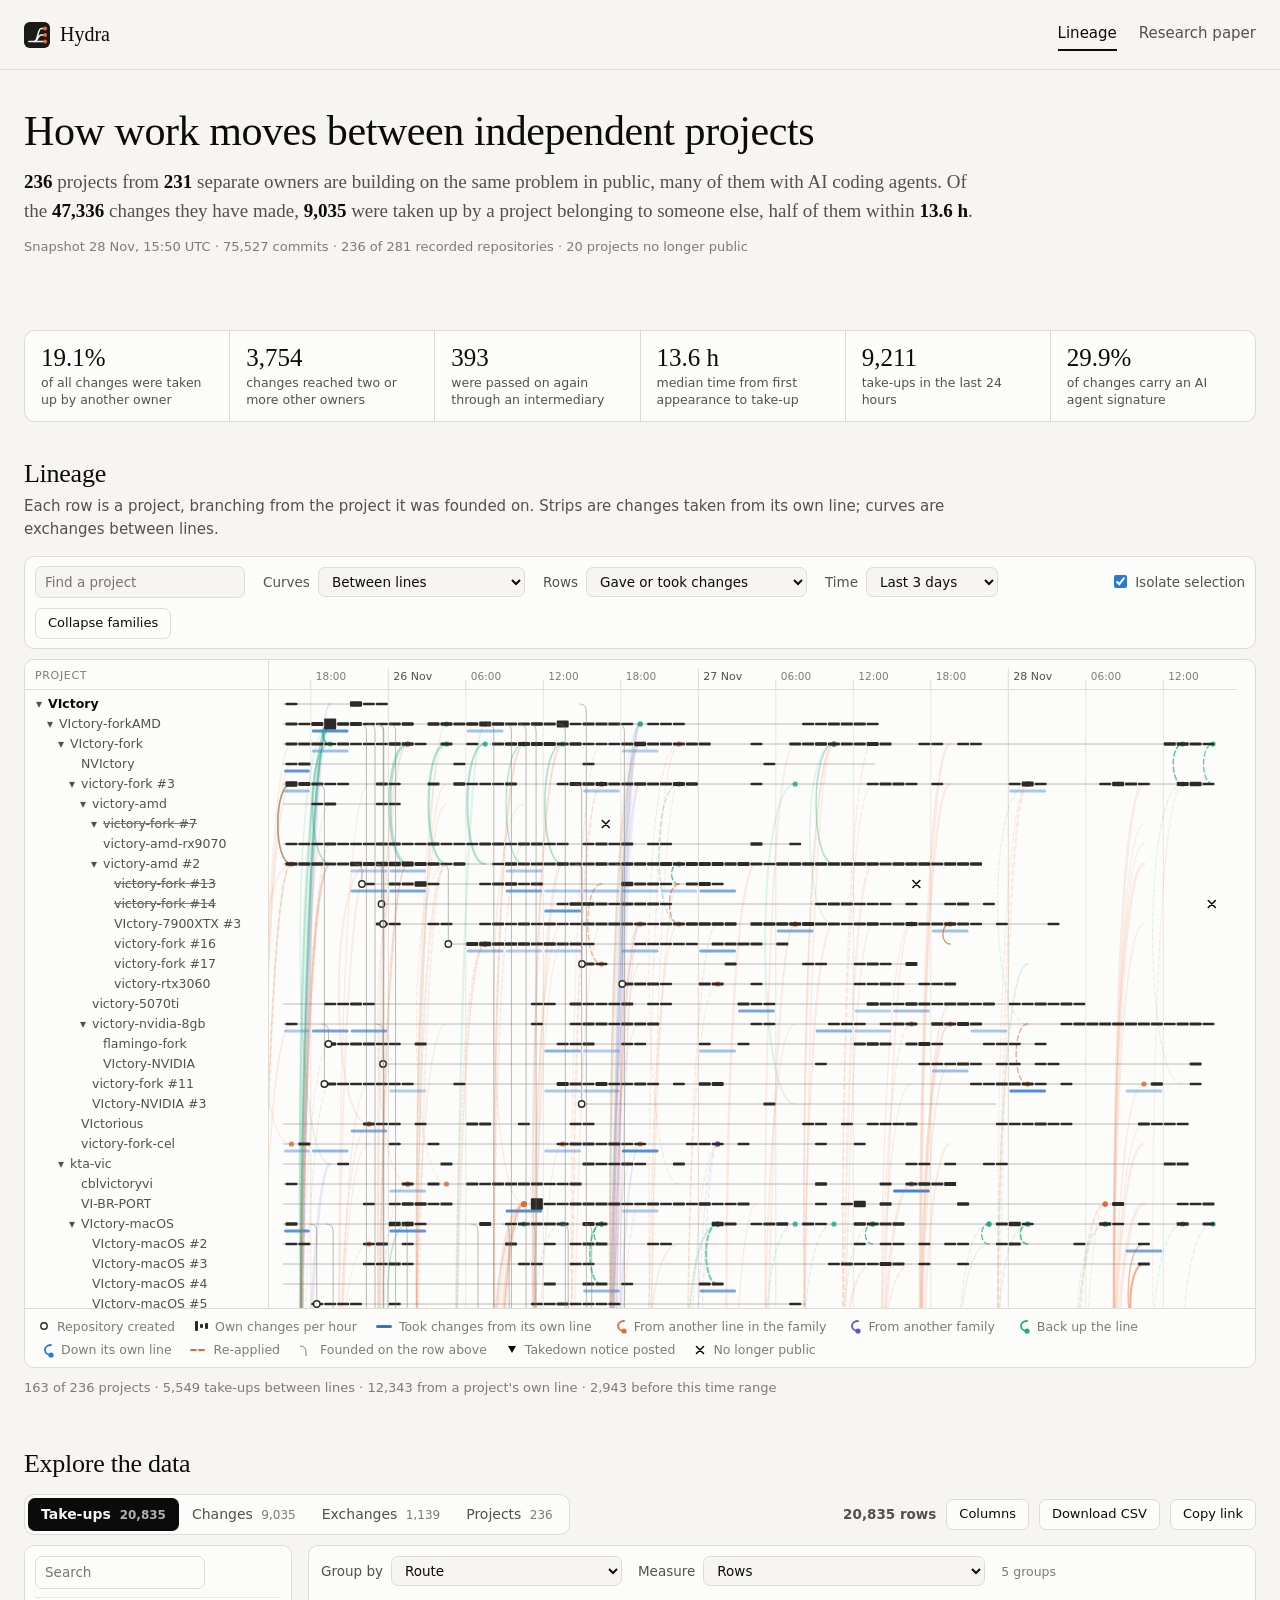
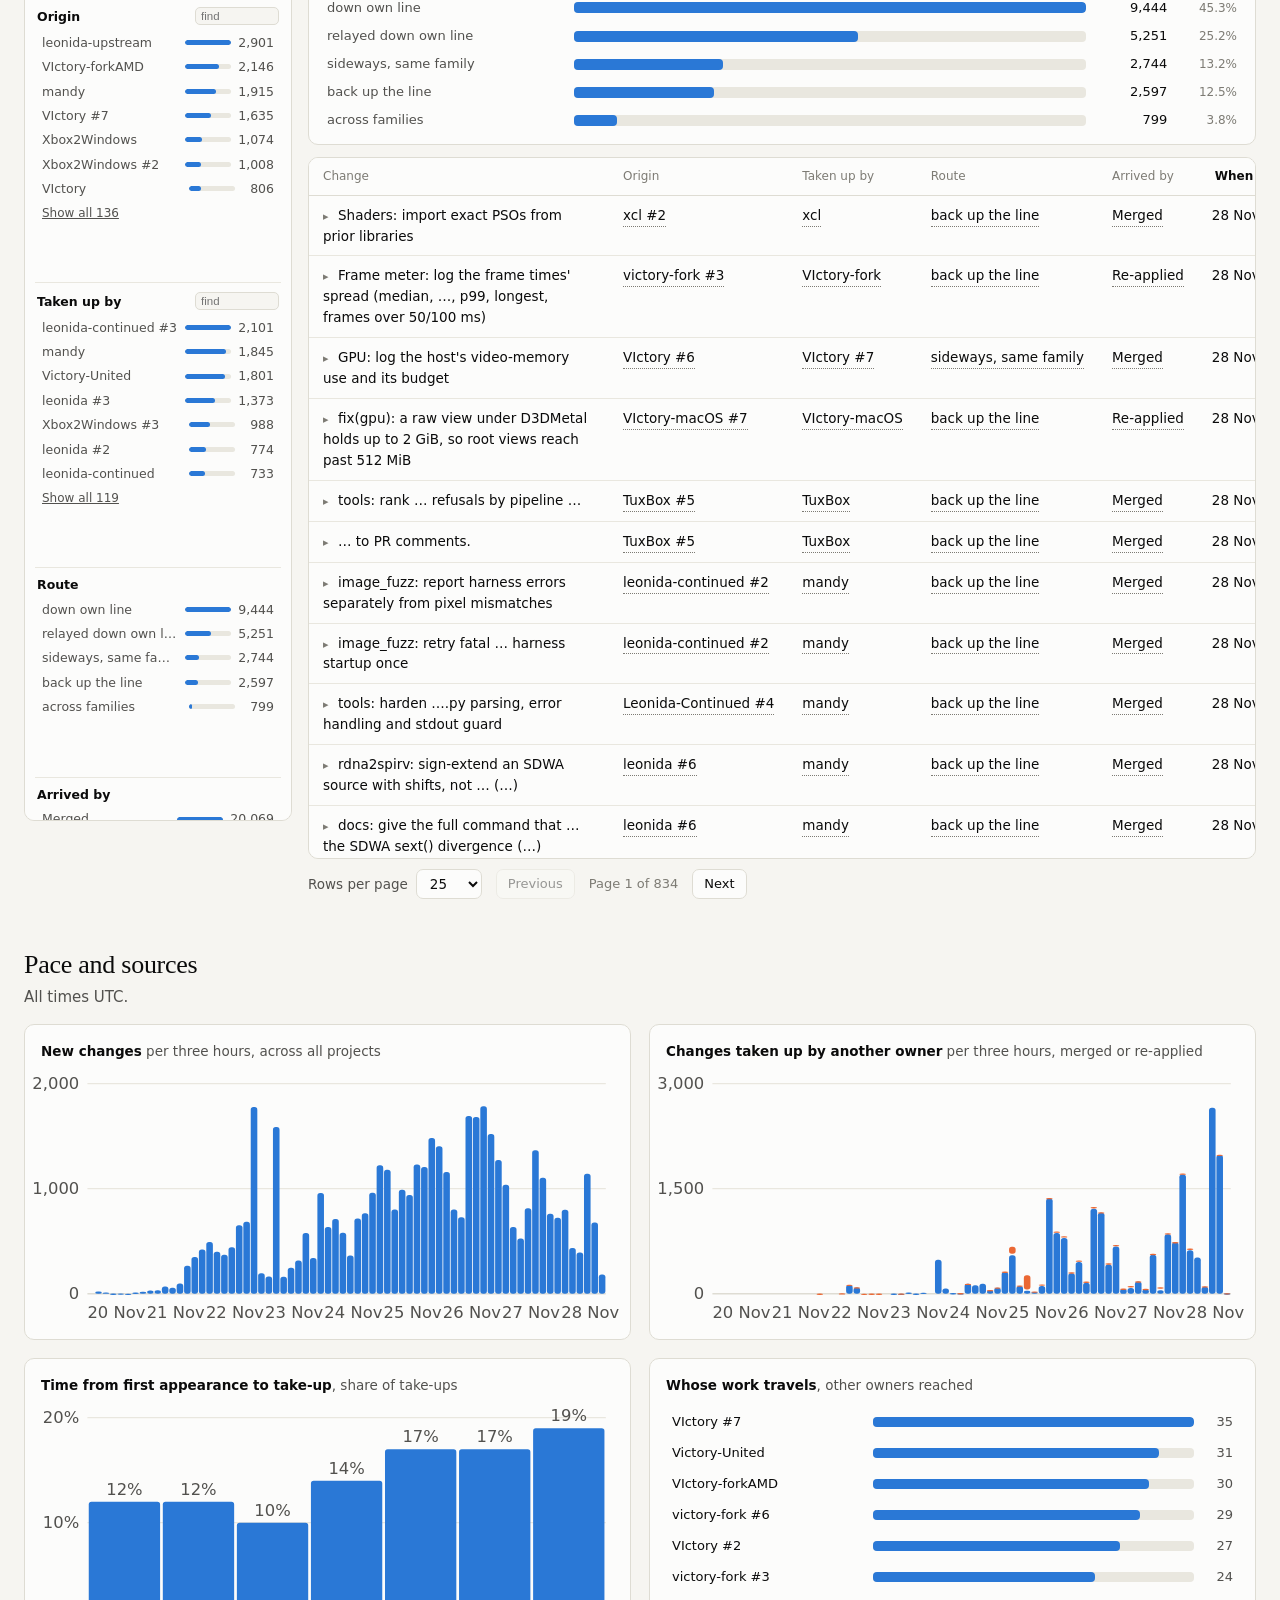
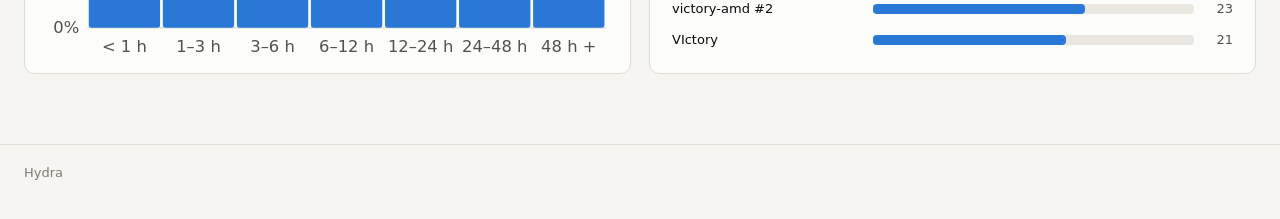
<file: index.html>
<!doctype html>
<html lang="en-GB">
<head>
  <meta charset="utf-8">
  <meta name="viewport" content="width=device-width, initial-scale=1">
  <meta name="description" content="Hydra is a research study of how changes move between independent, AI-assisted open-source projects.">
  <title>Hydra · How work moves between independent projects</title>
  <link rel="icon" href="assets/hydra.svg" type="image/svg+xml">
  <link rel="stylesheet" href="assets/style.css?v=573075f4d4">
  <script defer src="data/hydra.js?v=45cc76ac0f"></script>
  <script defer src="assets/explore.js?v=b62c2e44b7"></script>
  <script defer src="assets/app.js?v=ffe3b7f097"></script>
  <script async src="data/changes.js?v=bd2f2d3e2e" onload="window.__hydraChangesReady && window.__hydraChangesReady()"></script>
</head>
<body>
  <header class="top wrap">
    <a class="brand" href="index.html"><img src="assets/hydra.svg" alt="" width="26" height="26">Hydra</a>
    <nav><a href="index.html" aria-current="page">Lineage</a><a href="paper.html">Research paper</a></nav>
  </header>

  <main class="wrap">
    <section class="intro">
      <h1>How work moves between independent projects</h1>
      <p class="lede" id="lede"></p>
      <p class="stamp" id="stamp"></p>
    </section>

    <section class="tiles" id="tiles" aria-label="Headline figures"></section>

    <section aria-labelledby="lineage-title">
      <div class="section-head"><div>
        <h2 id="lineage-title">Lineage</h2>
        <p class="sub">Each row is a project, branching from the project it was founded on. Strips are changes taken from its own line; curves are exchanges between lines.</p>
      </div></div>
      <div class="controls toolbar" id="controls">
        <div class="finder">
          <input id="find" type="search" placeholder="Find a project" role="combobox" aria-label="Find a project" aria-controls="find-list" aria-expanded="false" autocomplete="off">
          <div id="find-list" class="find-list" role="listbox" hidden></div>
        </div>
        <label class="pick">Curves
          <select id="curves">
            <option value="between" selected>Between lines</option>
            <option value="all">All take-ups</option>
            <option value="mirror">All, with mirrored history</option>
          </select>
        </label>
        <label class="pick">Rows
          <select id="rows">
            <option value="exchange">Gave or took changes</option>
            <option value="active">Have changes of their own</option>
            <option value="all">All projects</option>
          </select>
        </label>
        <label class="pick">Time
          <select id="range">
            <option value="all">Whole study</option>
            <option value="72" selected>Last 3 days</option>
            <option value="24">Last 24 hours</option>
          </select>
        </label>
        <span class="tb-gap"></span>
        <label class="pick"><input type="checkbox" id="isolate" checked> Isolate selection</label>
        <button type="button" class="soft" id="fold-all">Collapse families</button>
        <button type="button" class="soft" id="clear" hidden>Clear selection</button>
      </div>
      <p class="selinfo" id="lineage-sel" hidden></p>
      <div class="lineage-frame">
        <div class="lineage-scroll" id="lineage-scroll" tabindex="0" aria-label="Project lineage over time"><div id="lineage" class="lg"></div></div>
        <div class="legend lg-legend" aria-hidden="true">
          <span><svg width="14" height="14"><circle cx="7" cy="7" r="3.2" class="birth"/></svg>Repository created</span>
          <span><svg width="16" height="14"><rect x="2" y="2" width="3" height="10" rx="1" class="act"/><rect x="7" y="5" width="3" height="4" rx="1" class="act"/><rect x="12" y="4" width="3" height="6" rx="1" class="act"/></svg>Own changes per hour</span>
          <span><svg width="18" height="14"><rect x="1" y="6" width="16" height="3" rx="1.5" class="intake"/></svg>Took changes from its own line</span>
          <span><svg width="18" height="14"><path d="M14 2C6 2 6 12 14 12" class="arc k-s" style="opacity:1" stroke-width="1.8"/><circle cx="14" cy="12" r="2.6" class="end k-s" style="opacity:1"/></svg>From another line in the family</span>
          <span><svg width="18" height="14"><path d="M14 2C6 2 6 12 14 12" class="arc k-x" style="opacity:1" stroke-width="1.8"/><circle cx="14" cy="12" r="2.6" class="end k-x" style="opacity:1"/></svg>From another family</span>
          <span><svg width="18" height="14"><path d="M14 2C6 2 6 12 14 12" class="arc k-b" style="opacity:1" stroke-width="1.8"/><circle cx="14" cy="12" r="2.6" class="end k-b" style="opacity:1"/></svg>Back up the line</span>
          <span><svg width="18" height="14"><path d="M14 2C6 2 6 12 14 12" class="arc k-d" style="opacity:1" stroke-width="1.8"/><circle cx="14" cy="12" r="2.6" class="end k-d" style="opacity:1"/></svg>Down its own line</span>
          <span><svg width="18" height="14"><path d="M1 7H17" class="arc k-s re" style="opacity:1" stroke-width="1.8"/></svg>Re-applied</span>
          <span><svg width="16" height="14"><path d="M2 3Q8 3 8 9L8 13" class="branch" style="opacity:1"/></svg>Founded on the row above</span>
          <span><svg width="14" height="14"><path class="notice-mark" d="M3 3h8l-4 7z"/></svg>Takedown notice posted</span>
          <span><svg width="14" height="14"><path d="M3.5 3.5l7 7m0-7l-7 7" class="gone"/></svg>No longer public</span>
        </div>
      </div>
      <p class="note" id="lineage-note"></p>
    </section>

    <section aria-labelledby="explore-title">
      <div class="section-head"><div>
        <h2 id="explore-title">Explore the data</h2>
      </div></div>
      <div id="explore"></div>
    </section>

    <section aria-labelledby="rates-title">
      <div class="section-head"><div>
        <h2 id="rates-title">Pace and sources</h2>
        <p class="sub">All times UTC.</p>
      </div></div>
      <div class="charts">
        <figure><figcaption><strong>New changes</strong> per three hours, across all projects</figcaption><div id="chart-new" class="chart"></div></figure>
        <figure><figcaption><strong>Changes taken up by another owner</strong> per three hours, merged or re-applied</figcaption><div id="chart-adopt" class="chart"></div></figure>
        <figure><figcaption><strong>Time from first appearance to take-up</strong>, share of take-ups</figcaption><div id="chart-lag" class="chart"></div></figure>
        <figure><figcaption><strong>Whose work travels</strong>, other owners reached</figcaption><div id="chart-givers" class="hbars"></div></figure>
      </div>
    </section>

  </main>

  <footer class="wrap foot">
    <span>Hydra</span>
    
  </footer>
  <div id="tip" class="tip" hidden></div>
</body>
</html>
</file>
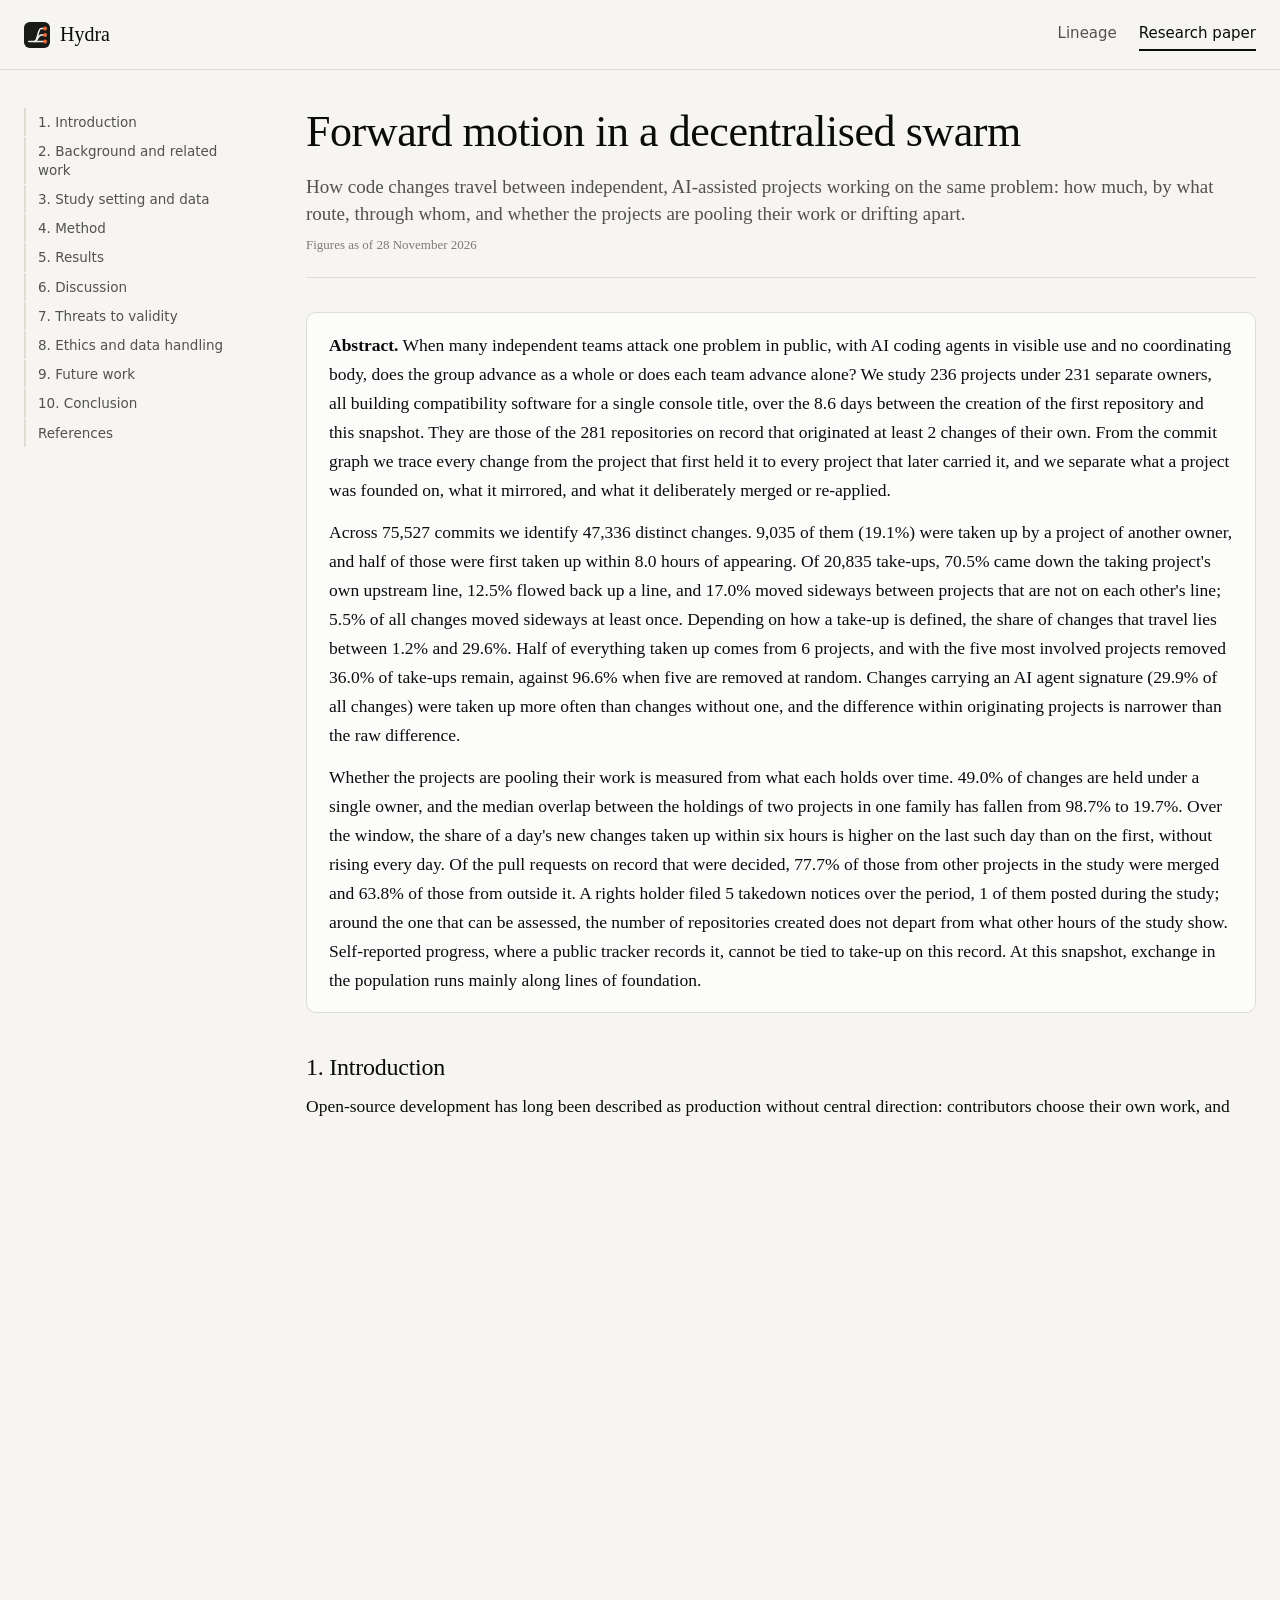
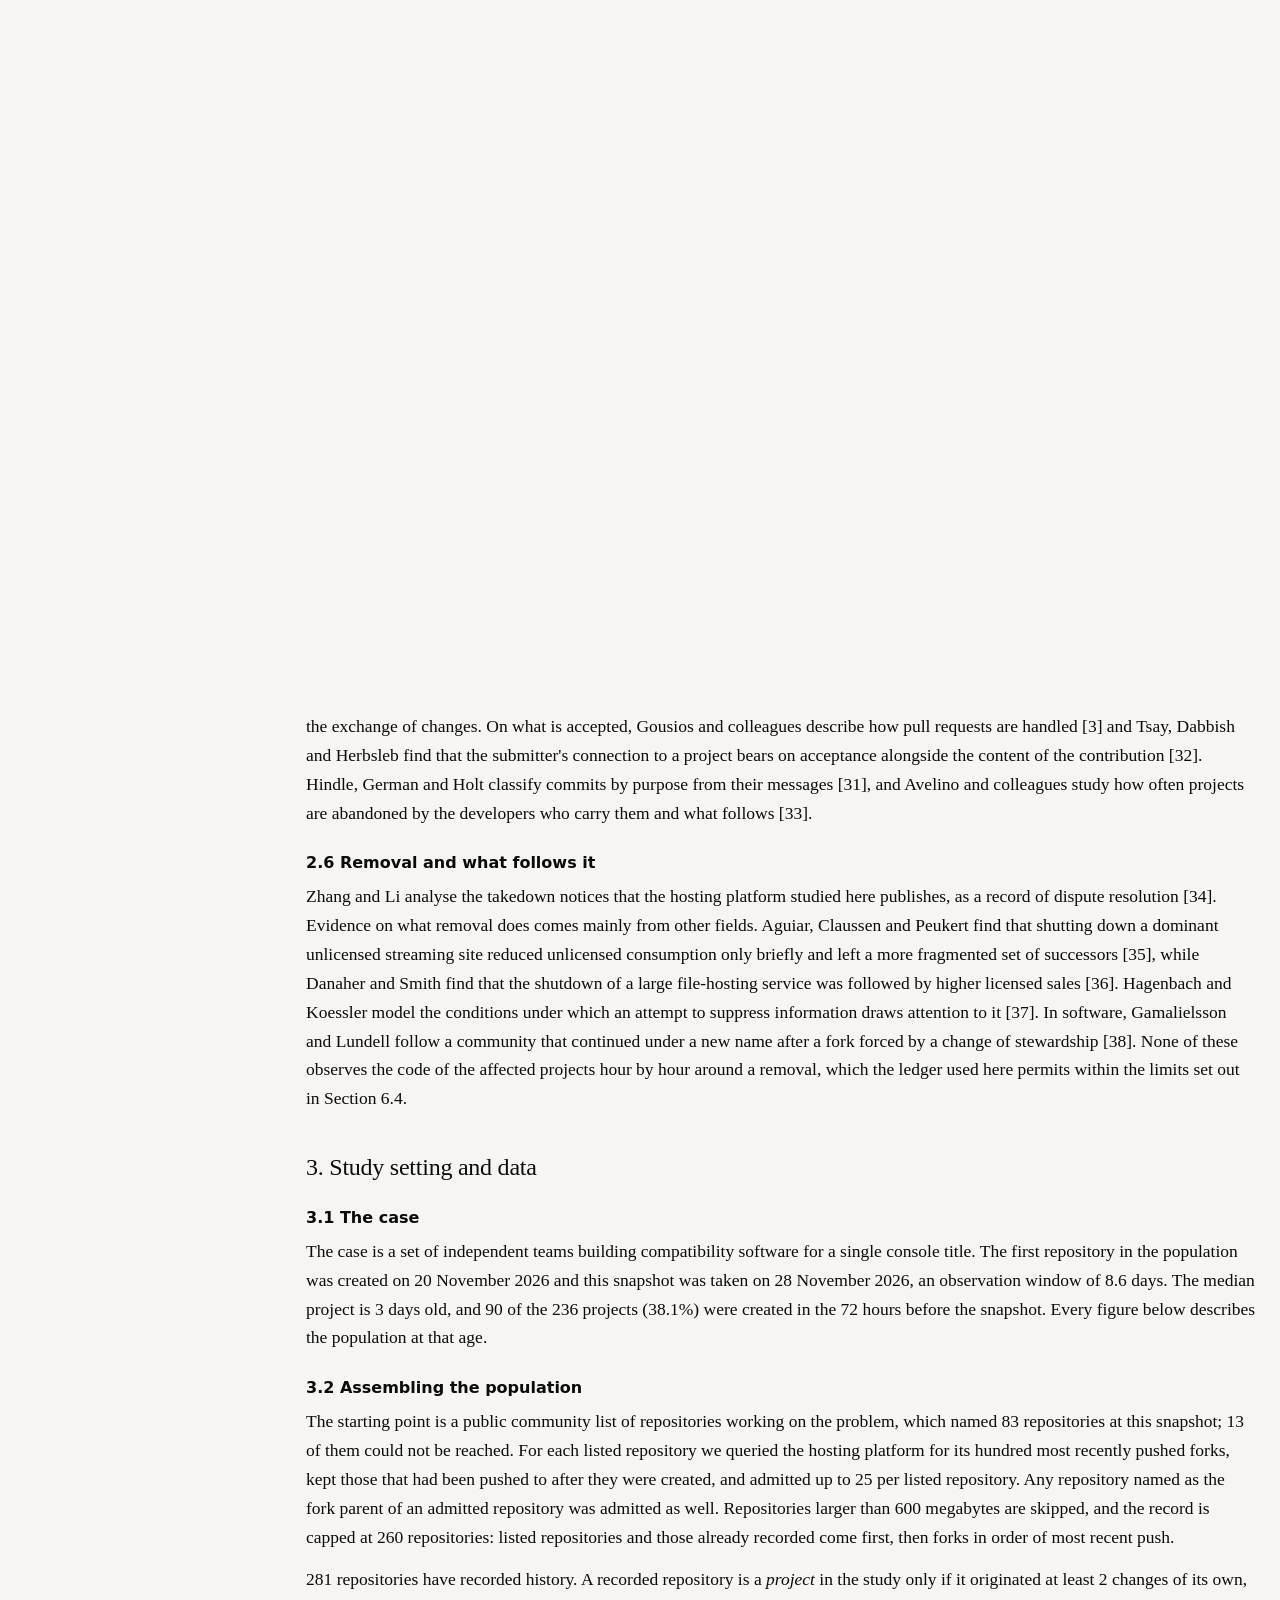
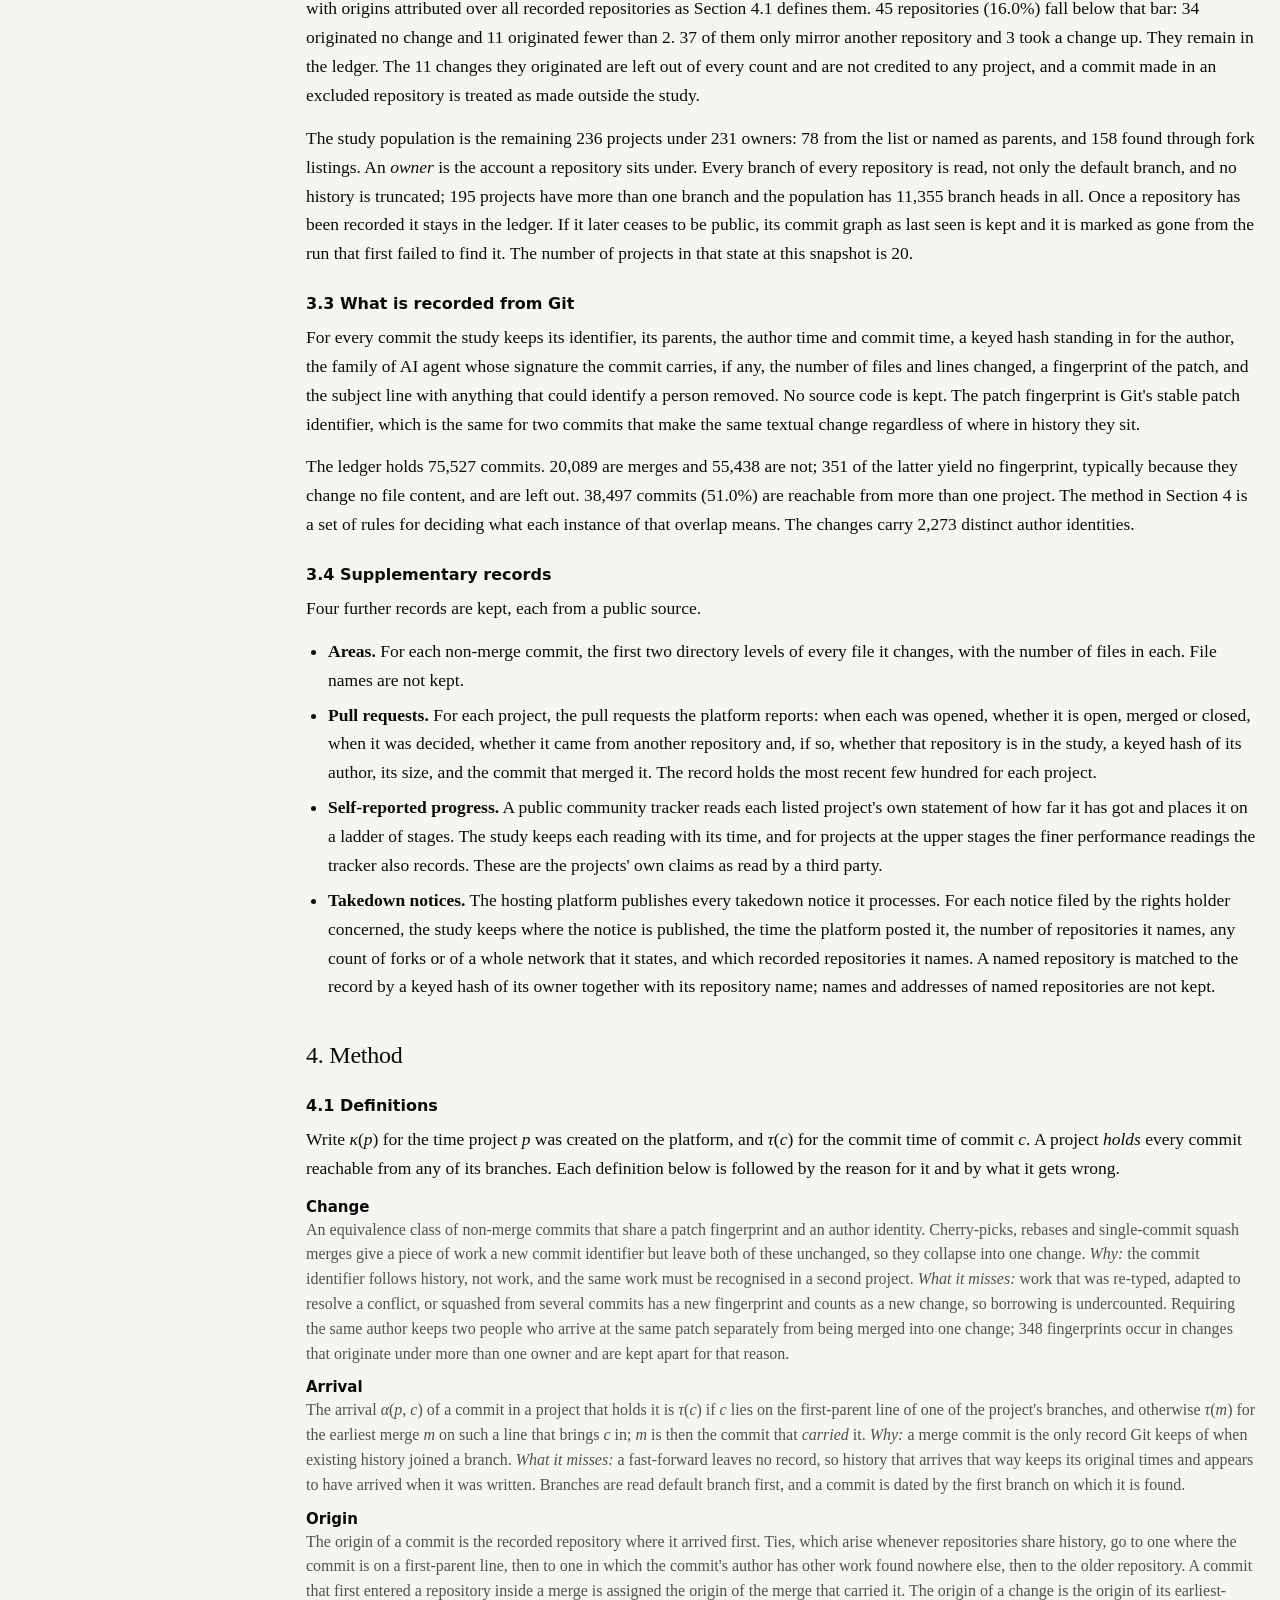
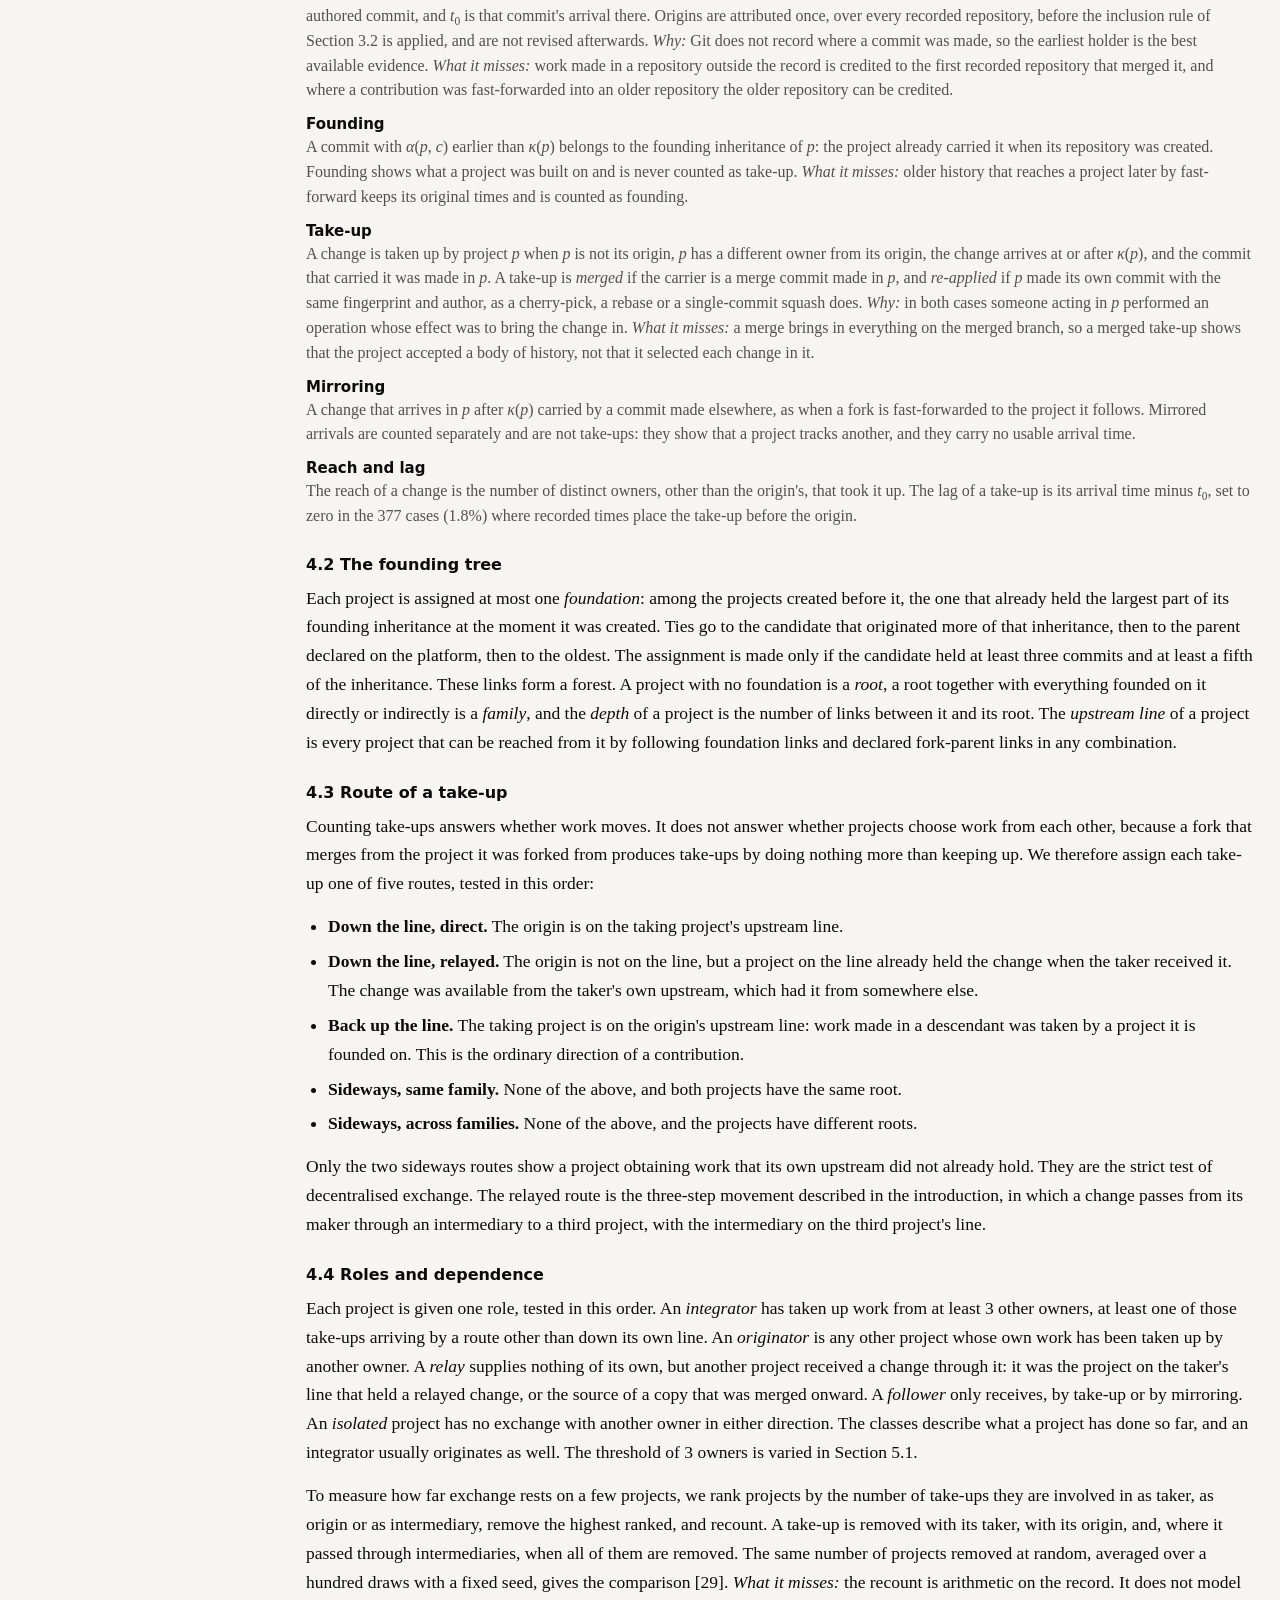
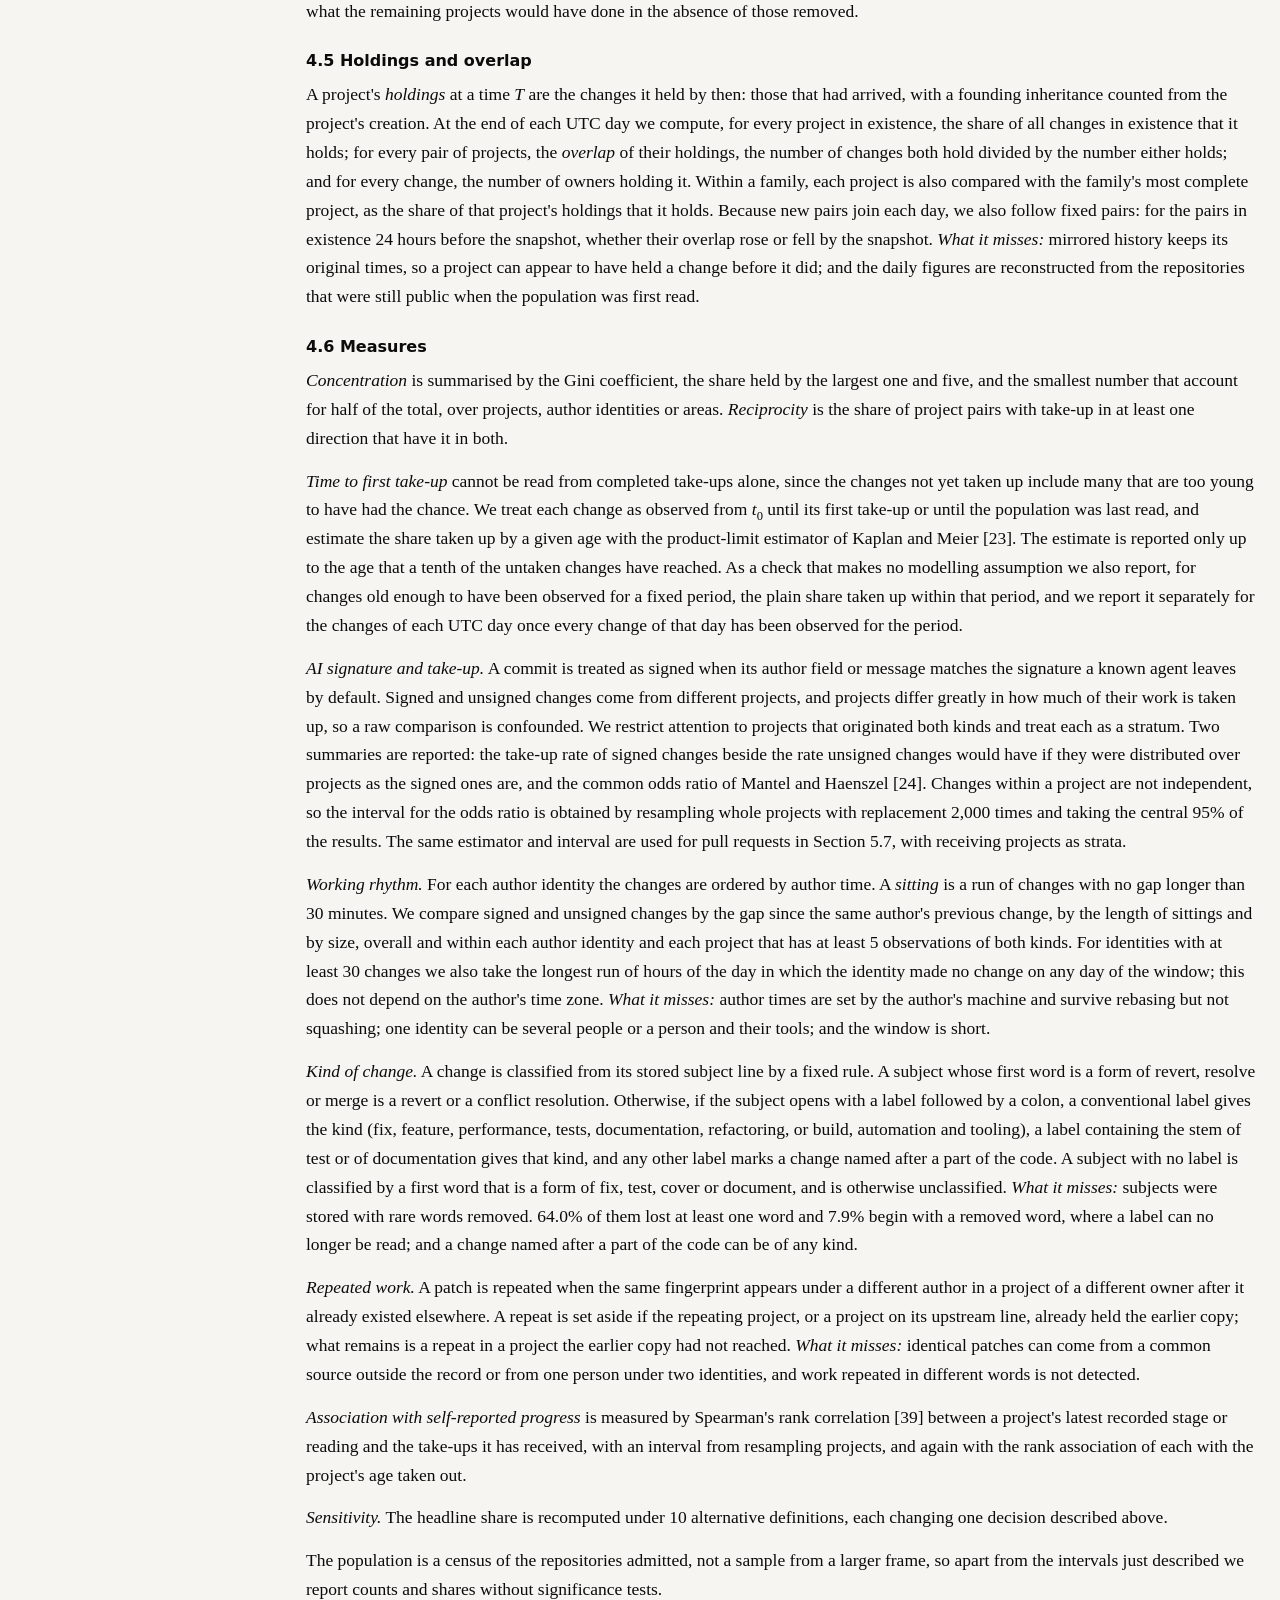
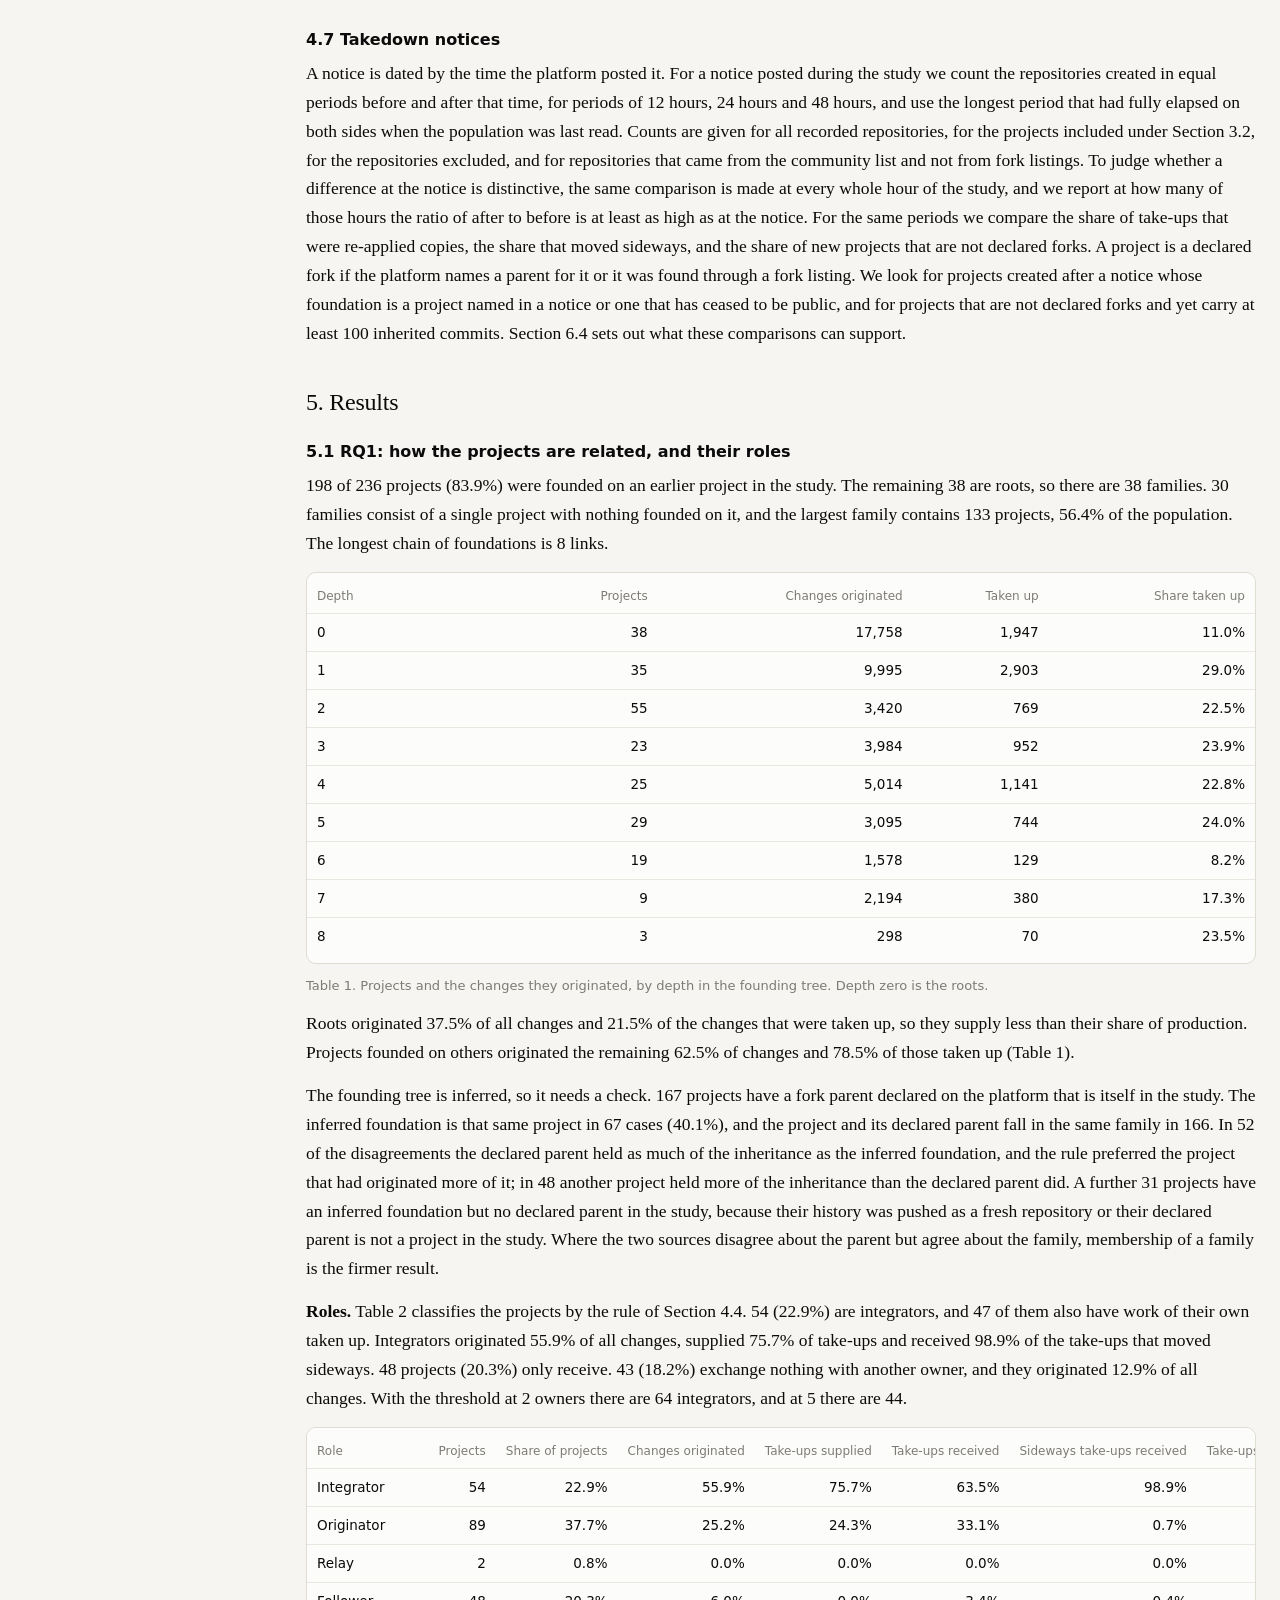
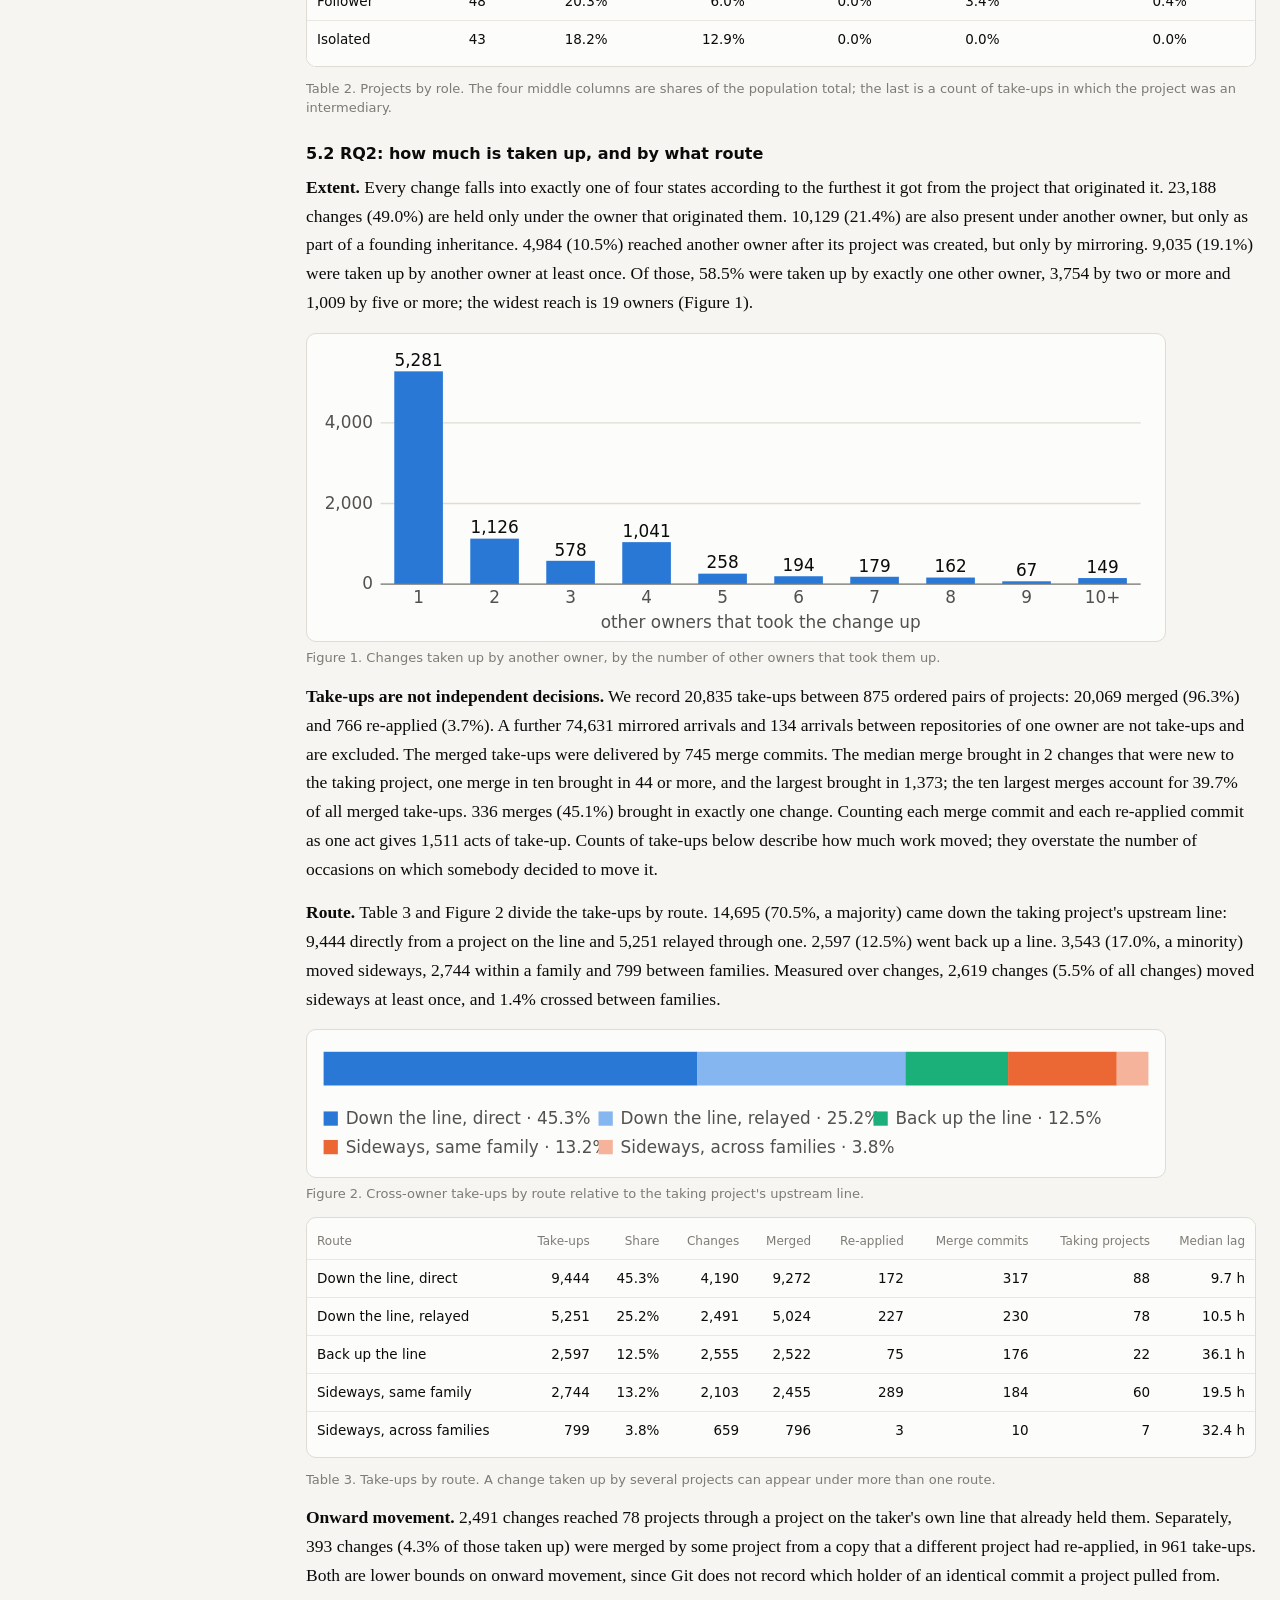
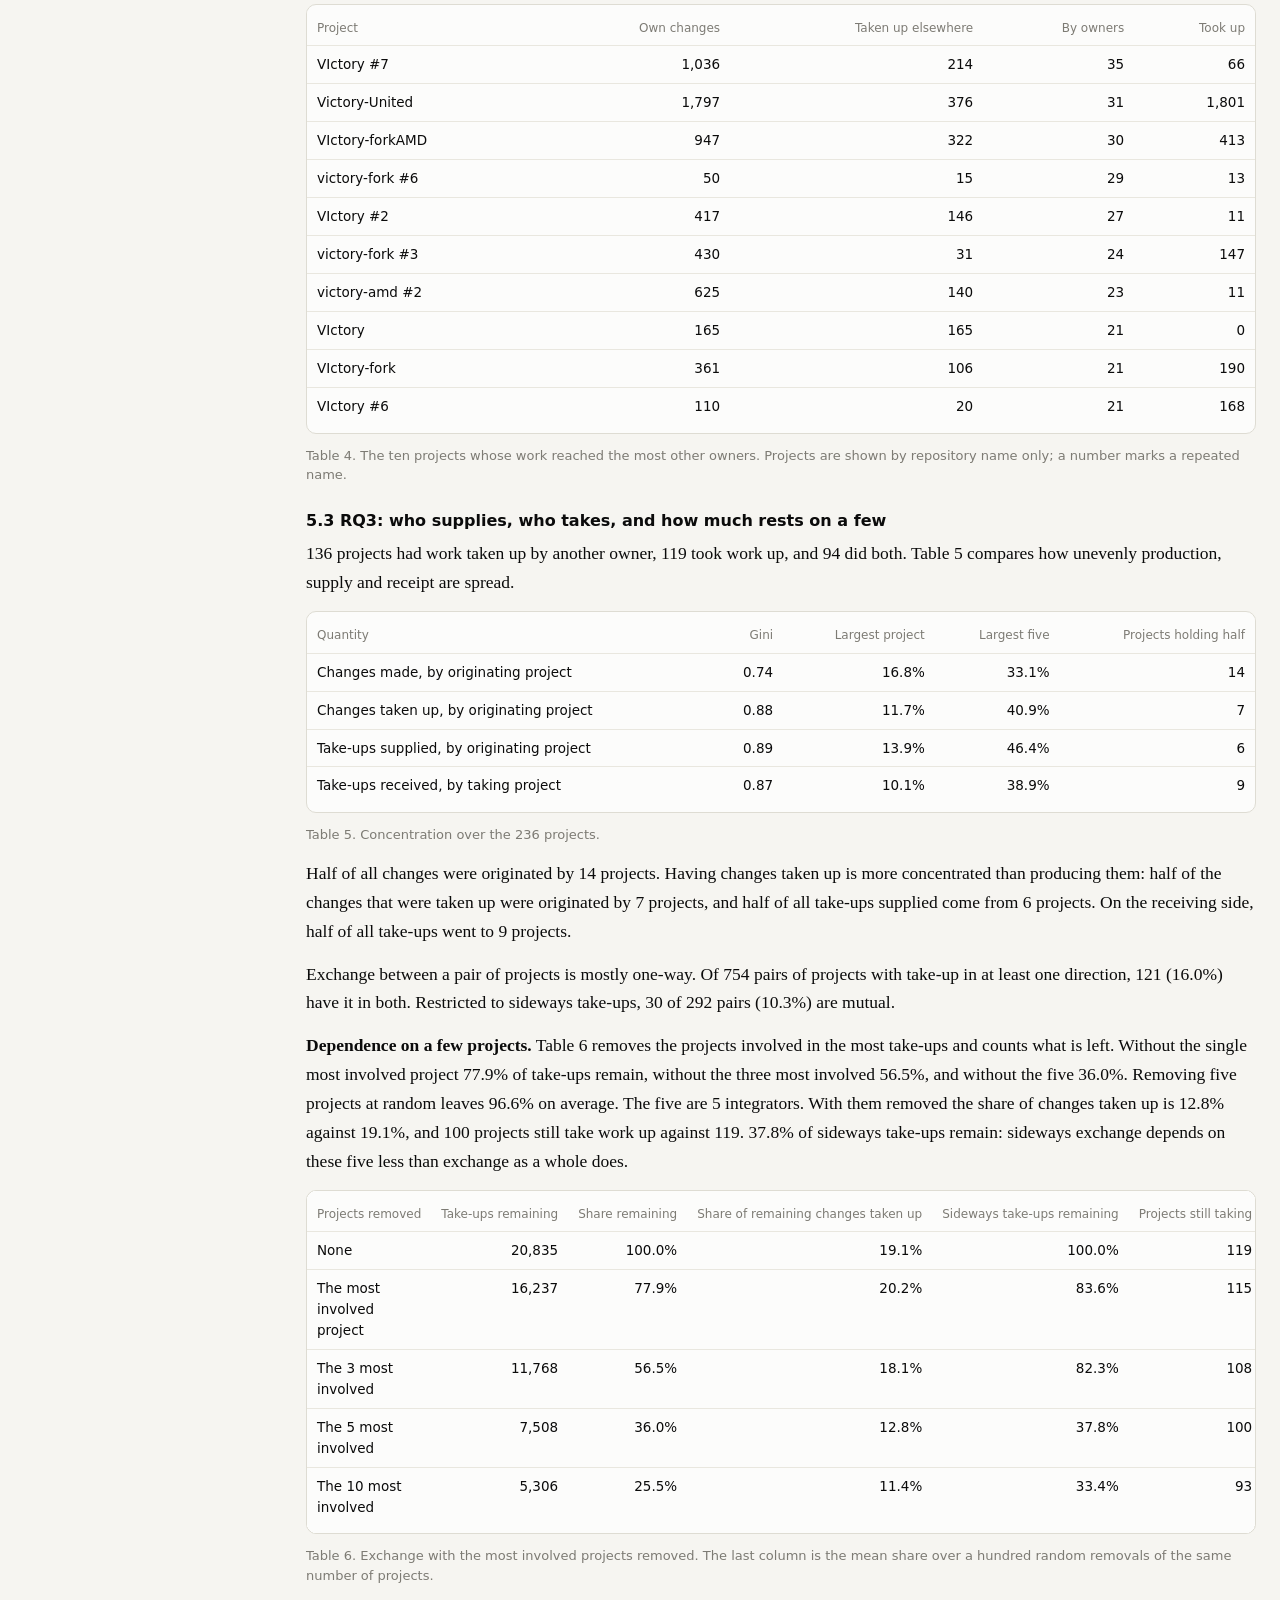
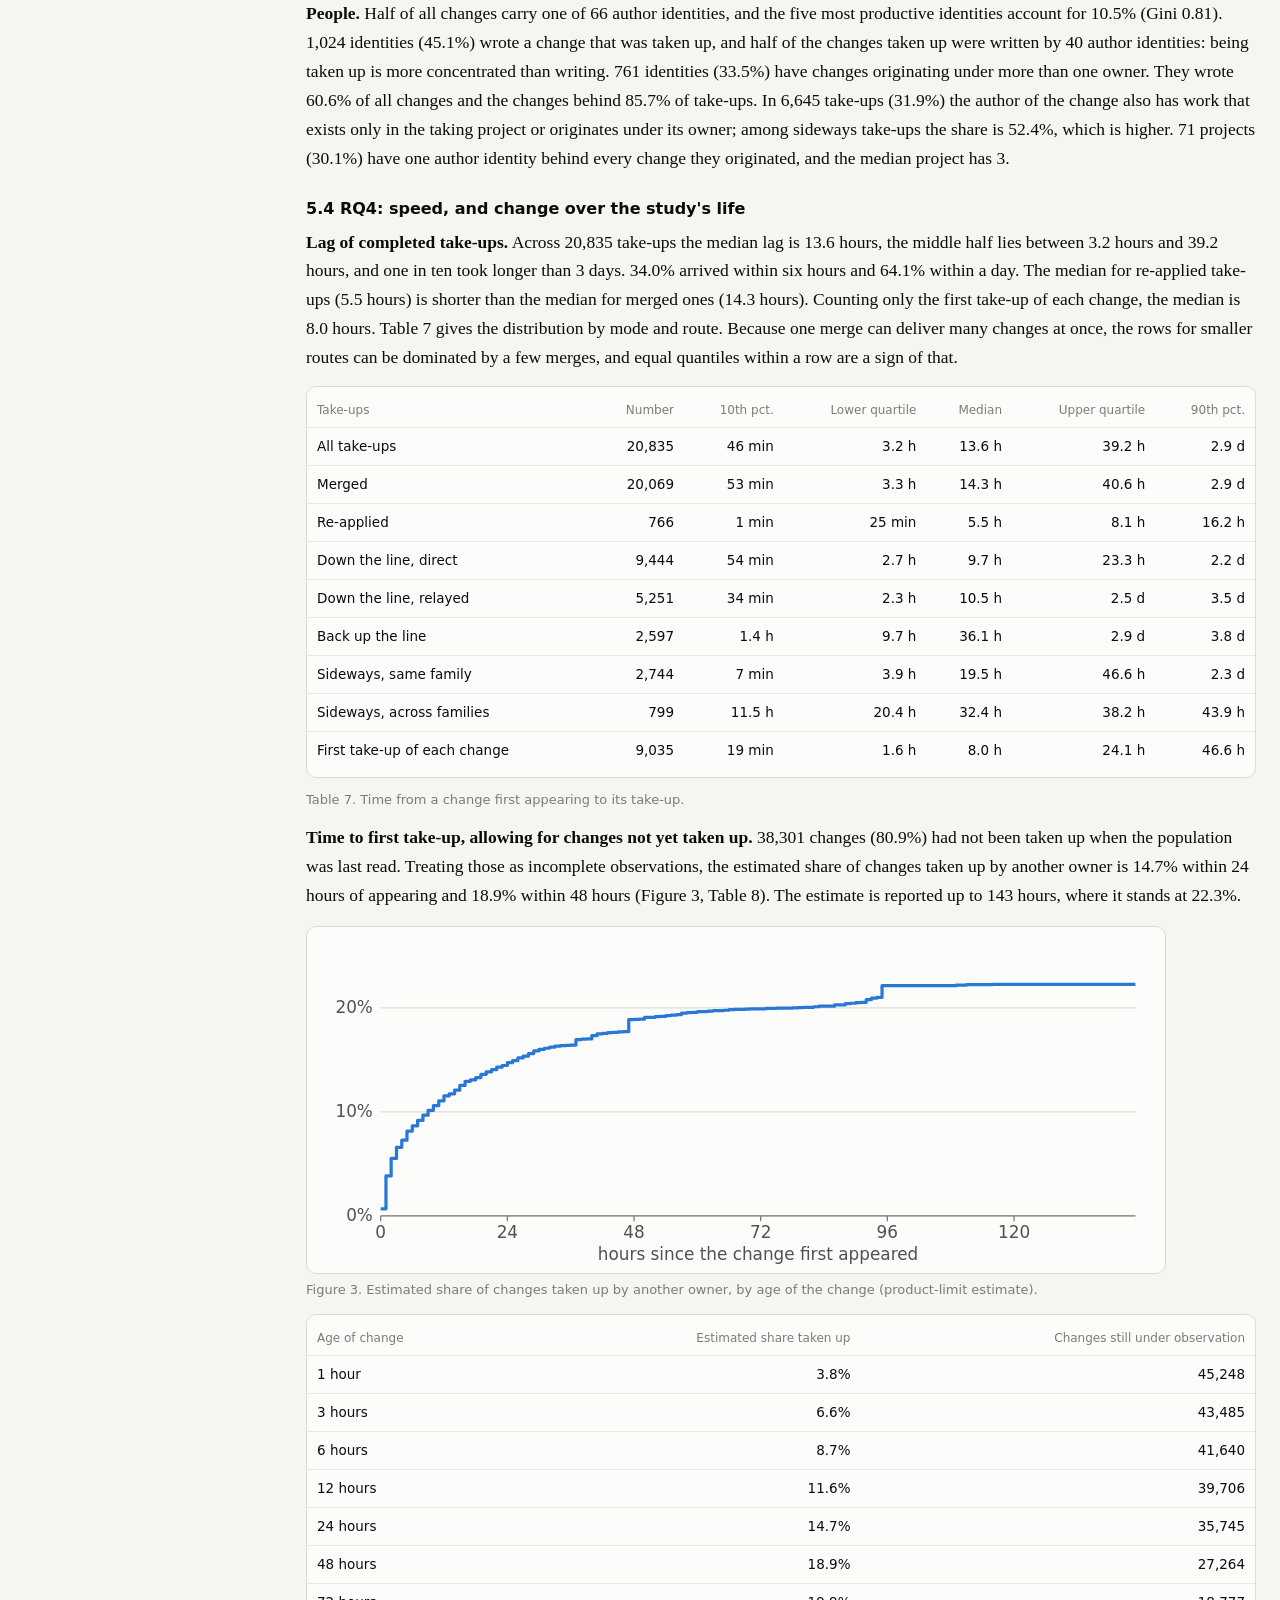
<file: paper.html>
<!doctype html>
<html lang="en-GB">
<head>
  <meta charset="utf-8">
  <meta name="viewport" content="width=device-width, initial-scale=1">
  <meta name="description" content="An observational study of how changes propagate between independent, AI-assisted open-source projects working on the same problem.">
  <title>Forward motion in a decentralised swarm · Hydra</title>
  <link rel="icon" href="assets/hydra.svg" type="image/svg+xml">
  <link rel="stylesheet" href="assets/style.css?v=573075f4d4">
  <script defer src="assets/paper.js?v=daddaf7948"></script>
</head>
<body>
  <header class="top wrap">
    <a class="brand" href="index.html"><img src="assets/hydra.svg" alt="" width="26" height="26">Hydra</a>
    <nav><a href="index.html">Lineage</a><a href="paper.html" aria-current="page">Research paper</a></nav>
  </header>
  <div class="wrap paper-layout">
  <nav class="toc" aria-label="Contents"><a href="#s1">1. Introduction</a><a href="#s2">2. Background and related work</a><a href="#s3">3. Study setting and data</a><a href="#s4">4. Method</a><a href="#s5">5. Results</a><a href="#s6">6. Discussion</a><a href="#s7">7. Threats to validity</a><a href="#s8">8. Ethics and data handling</a><a href="#s9">9. Future work</a><a href="#s10">10. Conclusion</a><a href="#s11">References</a></nav>
  <main class="paper">
    <h1>Forward motion in a decentralised swarm</h1>
    <p class="deck">How code changes travel between independent, AI-assisted projects working on the same problem: how much, by what route, through whom, and whether the projects are pooling their work or drifting apart.</p>
    <p class="meta">Figures as of 28 November 2026</p>

    <div class="abstract">
      <p><strong>Abstract.</strong> When many independent teams attack one problem in public, with AI coding agents in visible use and no coordinating body,
        does the group advance as a whole or does each team advance alone? We study 236 projects under 231 separate owners,
        all building compatibility software for a single console title, over the 8.6 days between the creation of the first repository and this snapshot.
        They are those of the 281 repositories on record that originated at least 2 changes of their own.
        From the commit graph we trace every change from the project that first held it to every project that later carried it, and we separate
        what a project was founded on, what it mirrored, and what it deliberately merged or re-applied.</p>
      <p>Across 75,527 commits we identify 47,336 distinct changes. 9,035 of them (19.1%) were taken up by a project of another owner,
        and half of those were first taken up within 8.0 hours of appearing.
        Of 20,835 take-ups, 70.5% came down the taking project's own upstream line, 12.5% flowed back up a line,
        and 17.0% moved sideways between projects that are not on each other's line; 5.5% of all changes moved sideways at least once.
        Depending on how a take-up is defined, the share of changes that travel lies between 1.2% and 29.6%.
        Half of everything taken up comes from 6 projects, and with the five most involved projects removed 36.0% of take-ups remain,
        against 96.6% when five are removed at random.
        Changes carrying an AI agent signature (29.9% of all changes) were taken up more often than changes without one,
        and the difference within originating projects is narrower than the raw difference.</p>
      <p>Whether the projects are pooling their work is measured from what each holds over time. 49.0% of changes are held under a single owner, and the median overlap between
        the holdings of two projects in one family has fallen from 98.7% to 19.7%.
        Over the window, the share of a day's new changes taken up within six hours is higher on the last such day than on the first, without rising every day.
        Of the pull requests on record that were decided, 77.7% of those from other projects in the study were merged and 63.8% of those from outside it.
        A rights holder filed 5 takedown notices over the period, 1 of them posted during the study; around the one that can be assessed, the number of repositories created does not depart from what other hours of the study show.
        Self-reported progress, where a public tracker records it, cannot be tied to take-up on this record.
        At this snapshot, exchange in the population runs mainly along lines of foundation.</p>
    </div>

    <h2 id="s1">1. Introduction</h2>
    <p>Open-source development has long been described as production without central direction: contributors choose their own work,
      and what they produce becomes a shared resource that others build on [1, 2]. In practice that sharing has usually had a centre.
      Under the pull-based model that dominates public code hosting, contributors work in forks and a small group of maintainers decides
      what enters one agreed repository [3]. The centre is where progress accumulates.</p>
    <p>Two developments weaken the assumption that there will be a centre. Forking a repository costs nothing and takes seconds,
      so a project can be copied many times before any shared process has formed. And AI coding agents lower the cost of producing changes,
      so each copy can move quickly without help from the others. The result can be a population of repositories with a common starting point,
      a common goal, and no agreed place where work is integrated. Whether such a population makes cumulative progress is an open empirical question.
      One team may make an improvement, a second may take it and build on it, and a third may take the result from the second. If that happens routinely,
      the population advances together although nobody is in charge. If it does not, the population is a set of parallel efforts that share an origin.</p>
    <p>Such a population is also exposed. A repository can be withdrawn by its owner or disabled by the platform, and a notice from a rights holder
      can reach every fork in a network at once. What the remaining projects hold in common, and what is created afterwards, bear on the same question.</p>
    <p>This paper measures what is happening in one dense and public case. We do not ask whether the software works or which project is ahead,
      and we take no position on the projects, on what they build, or on the notices filed against repositories in their field. The case is of interest only as an instance of decentralised development that
      can be observed from public records. The research questions are:</p>
    <ul>
      <li><strong>RQ1: structure and roles.</strong> How are the projects related by shared history, and what part does each play in the exchange?</li>
      <li><strong>RQ2: extent and route.</strong> What share of changes is taken up by a project of another owner, and by what route relative to that structure?</li>
      <li><strong>RQ3: concentration and dependence.</strong> Who supplies the work that is taken up, who takes it, who carries it, and how much of the exchange rests on a few projects?</li>
      <li><strong>RQ4: speed and change over time.</strong> How long after a change appears is it taken up, and how did take-up, delay and route change over the study's life?</li>
      <li><strong>RQ5: what travels.</strong> Is take-up associated with an AI agent signature, with the size or kind of a change, or with the part of the code it touches, and does signed work show a different working rhythm?</li>
      <li><strong>RQ6: pooling or fragmenting.</strong> Are the projects' holdings growing more alike or drifting apart, how much work is repeated, and do projects keep working?</li>
      <li><strong>RQ7: offered and accepted.</strong> What happens to pull requests, and how much take-up arrives through them?</li>
      <li><strong>RQ8: outcomes.</strong> Is take-up associated with self-reported progress?</li>
      <li><strong>RQ9: takedown notices.</strong> How does the creation of repositories, and the exchange between them, stand before and after a notice?</li>
      <li><strong>RQ10: robustness.</strong> How far do the answers depend on the definitions?</li>
    </ul>
    <p>The paper makes five contributions. First, a method for tracing changes across a population of related and unrelated repositories using only
      the commit graph, timestamps and patch fingerprints, with definitions that separate inherited history, mirrored history and deliberate take-up.
      Second, a classification of each take-up by its route relative to the taking project's own line of foundation, and of each project by its role in the exchange.
      Third, measures of whether a population without a centre is converging: the overlap between projects' holdings over time, the dependence of exchange on its most involved projects, and the rate at which identical work is repeated.
      Fourth, a complete measurement of one population, kept in a permanent ledger so that projects which later disappear remain in the record, and set beside the platform's public record of takedown notices.
      Fifth, a sensitivity analysis showing how much the headline figure moves under each defensible alternative definition. Every figure in the paper is recomputed from the ledger whenever the study runs.</p>

    <h2 id="s2">2. Background and related work</h2>
    <h3>2.1 Forks and families of projects</h3>
    <p>A fork in the older sense is a split: a copy of a project that goes its own way under different maintainers. Robles and González-Barahona
      catalogued significant forks of this kind with their causes and outcomes [6]. On current hosting platforms the word also covers the routine
      copy a contributor makes in order to propose changes. Jiang and colleagues study why developers fork
      and report that they do so mainly to submit pull requests, fix bugs and add features [9]. Zhou, Vasilescu and Kästner revisit hard forks on a modern platform
      and report that they often grow out of ordinary contribution forks and are perceived less negatively than the earlier literature suggests [7].
      The same authors show that communities differ widely in how much work is lost or duplicated across forks, and that modular design and centralised management
      are associated with more contributions and a higher share of accepted pull requests [8]. Kalliamvakou and colleagues warn that a repository is not necessarily a project:
      the forks of one repository are often best understood as parts of a single effort [4]. Our population contains both kinds of fork and
      also repositories that were pushed as fresh copies with no declared parent, so we do not rely on the platform's fork relation.
      We reconstruct relatedness from shared commits, as Mockus and colleagues do at the scale of all public repositories [15].</p>
    <h3>2.2 Propagation of changes between variants</h3>
    <p>The closest prior work studies how patches move between long-lived variants of a system. Ray and Kim examine the BSD family and find that
      porting patches from sibling projects is a substantial and persistent part of maintaining a fork [11]. Stănciulescu, Schulze and Wąsowski
      follow forks of an open-source firmware and how features migrate from forks back to the main line [10]. Businge and colleagues study
      families of variant forks within three software ecosystems and how they are maintained alongside their mainlines [12].
      Ramkisoen and colleagues detect patches that were applied in one variant and are missing or independently repeated in another, and report
      that missed patches had on average existed in the source variant for about a year [13]. German, Adams and Hassan track individual commits
      through the many repositories of the Linux kernel community and show that the path a commit takes can be recovered by observing
      repositories continuously [14]. At the level of content, Lopes and colleagues show that a large part of the code on a major hosting
      platform is duplicated between repositories [16].</p>
    <p>This study differs from that work in three respects. The time scale is hours and days, not years. The population has no agreed mainline,
      so direction of flow is a result and not an assumption. And we separate the routes by which a change can come to be present in a second project,
      because presence alone conflates inheritance, mirroring and choice.</p>
    <h3>2.3 What Git history can and cannot say</h3>
    <p>Bird and colleagues set out the hazards of mining Git: history can be rewritten, a commit does not record the branch or repository it was made in,
      and identical work can appear under several commit identifiers after rebasing or cherry-picking [5]. Flint, Chauhan and Dyer document
      the pitfalls of time-based Git data, incorrect timestamps among them, and how they affect analyses [17]. Both hazards bear directly on this study,
      which must decide where a change originated and when it arrived somewhere else. Section 4 states the rules we use and Section 7 states where they fail.</p>
    <h3>2.4 AI coding agents in open source</h3>
    <p>Evidence on AI assistance has so far concerned the individual developer or the individual project. A controlled experiment found that developers
      with an AI pair programmer completed a set task faster [18], while a randomised trial with experienced open-source maintainers working on
      their own repositories found that allowing AI tools made them slower [19]. At repository scale, Li, Zhang and Hassan assemble a large dataset of
      pull requests authored by autonomous agents [20], Watanabe and colleagues find that most agent-authored pull requests in their sample were accepted,
      a substantial part of them after further human changes [21], and He and colleagues associate adoption of an AI editor with a transient rise in development velocity
      and a persistent rise in code complexity [22]. Dey and colleagues identify automated committers from the regularity of their activity and messages as well as from their names [30].
      None of these asks what happens between projects. If agents make changes cheap to produce,
      the binding constraint on collective progress may move from producing changes to noticing and integrating those made by others.</p>
    <h3>2.5 Concentration, roles and acceptance</h3>
    <p>That a small core does most of the work is among the oldest findings about open-source projects [27], and Crowston and Howison show that projects differ widely
      in how centralised their communication is [28]. Networks whose connections are concentrated in a few nodes keep working when nodes fail at random
      and break up when the best-connected nodes are removed [29]. We apply that test to the exchange of changes. On what is accepted, Gousios and colleagues
      describe how pull requests are handled [3] and Tsay, Dabbish and Herbsleb find that the submitter's connection to a project bears on acceptance alongside the content of the contribution [32].
      Hindle, German and Holt classify commits by purpose from their messages [31], and Avelino and colleagues study how often projects are abandoned by the developers who carry them and what follows [33].</p>
    <h3>2.6 Removal and what follows it</h3>
    <p>Zhang and Li analyse the takedown notices that the hosting platform studied here publishes, as a record of dispute resolution [34].
      Evidence on what removal does comes mainly from other fields. Aguiar, Claussen and Peukert find that shutting down a dominant unlicensed streaming site reduced
      unlicensed consumption only briefly and left a more fragmented set of successors [35], while Danaher and Smith find that the shutdown of a large file-hosting service
      was followed by higher licensed sales [36]. Hagenbach and Koessler model the conditions under which an attempt to suppress information draws attention to it [37].
      In software, Gamalielsson and Lundell follow a community that continued under a new name after a fork forced by a change of stewardship [38].
      None of these observes the code of the affected projects hour by hour around a removal, which the ledger used here permits within the limits set out in Section 6.4.</p>

    <h2 id="s3">3. Study setting and data</h2>
    <h3>3.1 The case</h3>
    <p>The case is a set of independent teams building compatibility software for a single console title. The first repository in the population
      was created on 20 November 2026 and this snapshot was taken on 28 November 2026, an observation window of 8.6 days.
      The median project is 3 days old, and 90 of the 236 projects (38.1%)
      were created in the 72 hours before the snapshot. Every figure below describes the population at that age.</p>
    <h3>3.2 Assembling the population</h3>
    <p>The starting point is a public community list of repositories working on the problem, which named 83 repositories at this snapshot;
      13 of them could not be reached. For each listed repository we queried the hosting platform for its hundred most recently pushed forks,
      kept those that had been pushed to after they were created, and admitted up to 25 per listed repository. Any repository named as
      the fork parent of an admitted repository was admitted as well. Repositories larger than 600 megabytes are skipped,
      and the record is capped at 260 repositories: listed repositories and those already recorded come first, then forks in order of most recent push.</p>
    <p>281 repositories have recorded history. A recorded repository is a <em>project</em> in the study only if it originated at least 2 changes of its own,
      with origins attributed over all recorded repositories as Section 4.1 defines them. 45 repositories (16.0%) fall below that bar:
      34 originated no change and 11 originated fewer than 2. 37 of them only mirror another repository and 3 took a change up.
      They remain in the ledger. The 11 changes they originated are left out of every count and are not credited to any project,
      and a commit made in an excluded repository is treated as made outside the study.</p>
    <p>The study population is the remaining 236 projects under 231 owners: 78 from the list or named as parents,
      and 158 found through fork listings. An <em>owner</em> is the account a repository sits under.
      Every branch of every repository is read, not only the default branch, and no history is truncated; 195 projects have more than one branch
      and the population has 11,355 branch heads in all. Once a repository has been recorded it stays in the ledger.
      If it later ceases to be public, its commit graph as last seen is kept and it is marked as gone from the run that first failed to find it.
      The number of projects in that state at this snapshot is 20.</p>
    <h3>3.3 What is recorded from Git</h3>
    <p>For every commit the study keeps its identifier, its parents, the author time and commit time, a keyed hash standing in for the author,
      the family of AI agent whose signature the commit carries, if any, the number of files and lines changed, a fingerprint of the patch,
      and the subject line with anything that could identify a person removed. No source code is kept. The patch fingerprint is Git's stable patch identifier,
      which is the same for two commits that make the same textual change regardless of where in history they sit.</p>
    <p>The ledger holds 75,527 commits. 20,089 are merges and 55,438 are not; 351 of the latter yield no fingerprint,
      typically because they change no file content, and are left out. 38,497 commits (51.0%) are reachable from more than one project.
      The method in Section 4 is a set of rules for deciding what each instance of that overlap means.
      The changes carry 2,273 distinct author identities.</p>
    <h3>3.4 Supplementary records</h3>
    <p>Four further records are kept, each from a public source.</p>
    <ul>
      <li><strong>Areas.</strong> For each non-merge commit, the first two directory levels of every file it changes, with the number of files in each. File names are not kept.</li>
      <li><strong>Pull requests.</strong> For each project, the pull requests the platform reports: when each was opened, whether it is open, merged or closed, when it was decided,
        whether it came from another repository and, if so, whether that repository is in the study, a keyed hash of its author, its size, and the commit that merged it.
        The record holds the most recent few hundred for each project.</li>
      <li><strong>Self-reported progress.</strong> A public community tracker reads each listed project's own statement of how far it has got and places it on a ladder of stages.
        The study keeps each reading with its time, and for projects at the upper stages the finer performance readings the tracker also records. These are the projects' own claims as read by a third party.</li>
      <li><strong>Takedown notices.</strong> The hosting platform publishes every takedown notice it processes. For each notice filed by the rights holder concerned, the study keeps
        where the notice is published, the time the platform posted it, the number of repositories it names, any count of forks or of a whole network that it states,
        and which recorded repositories it names. A named repository is matched to the record by a keyed hash of its owner together with its repository name; names and addresses of named repositories are not kept.</li>
    </ul>

    <h2 id="s4">4. Method</h2>
    <h3>4.1 Definitions</h3>
    <p>Write <em>κ</em>(<em>p</em>) for the time project <em>p</em> was created on the platform, and <em>τ</em>(<em>c</em>) for the commit time of commit <em>c</em>.
      A project <em>holds</em> every commit reachable from any of its branches. Each definition below is followed by the reason for it and by what it gets wrong.</p>
    <dl>
      <dt>Change</dt>
      <dd>An equivalence class of non-merge commits that share a patch fingerprint and an author identity. Cherry-picks, rebases and single-commit squash merges
        give a piece of work a new commit identifier but leave both of these unchanged, so they collapse into one change.
        <em>Why:</em> the commit identifier follows history, not work, and the same work must be recognised in a second project.
        <em>What it misses:</em> work that was re-typed, adapted to resolve a conflict, or squashed from several commits has a new fingerprint and counts as a new change,
        so borrowing is undercounted. Requiring the same author keeps two people who arrive at the same patch separately from being merged into one change;
        348 fingerprints occur in changes that originate under more than one owner and are kept apart for that reason.</dd>
      <dt>Arrival</dt>
      <dd>The arrival <em>α</em>(<em>p</em>, <em>c</em>) of a commit in a project that holds it is <em>τ</em>(<em>c</em>) if <em>c</em> lies on the first-parent line of one of
        the project's branches, and otherwise <em>τ</em>(<em>m</em>) for the earliest merge <em>m</em> on such a line that brings <em>c</em> in; <em>m</em> is then the commit that <em>carried</em> it.
        <em>Why:</em> a merge commit is the only record Git keeps of when existing history joined a branch.
        <em>What it misses:</em> a fast-forward leaves no record, so history that arrives that way keeps its original times and appears to have arrived when it was written.
        Branches are read default branch first, and a commit is dated by the first branch on which it is found.</dd>
      <dt>Origin</dt>
      <dd>The origin of a commit is the recorded repository where it arrived first. Ties, which arise whenever repositories share history, go to one where the commit is on a first-parent line,
        then to one in which the commit's author has other work found nowhere else, then to the older repository. A commit that first entered a repository inside a merge
        is assigned the origin of the merge that carried it. The origin of a change is the origin of its earliest-authored commit, and <em>t</em><sub>0</sub> is that commit's arrival there.
        Origins are attributed once, over every recorded repository, before the inclusion rule of Section 3.2 is applied, and are not revised afterwards.
        <em>Why:</em> Git does not record where a commit was made, so the earliest holder is the best available evidence.
        <em>What it misses:</em> work made in a repository outside the record is credited to the first recorded repository that merged it,
        and where a contribution was fast-forwarded into an older repository the older repository can be credited.</dd>
      <dt>Founding</dt>
      <dd>A commit with <em>α</em>(<em>p</em>, <em>c</em>) earlier than <em>κ</em>(<em>p</em>) belongs to the founding inheritance of <em>p</em>: the project already carried it when its repository was created.
        Founding shows what a project was built on and is never counted as take-up.
        <em>What it misses:</em> older history that reaches a project later by fast-forward keeps its original times and is counted as founding.</dd>
      <dt>Take-up</dt>
      <dd>A change is taken up by project <em>p</em> when <em>p</em> is not its origin, <em>p</em> has a different owner from its origin, the change arrives at or after <em>κ</em>(<em>p</em>),
        and the commit that carried it was made in <em>p</em>. A take-up is <em>merged</em> if the carrier is a merge commit made in <em>p</em>,
        and <em>re-applied</em> if <em>p</em> made its own commit with the same fingerprint and author, as a cherry-pick, a rebase or a single-commit squash does.
        <em>Why:</em> in both cases someone acting in <em>p</em> performed an operation whose effect was to bring the change in.
        <em>What it misses:</em> a merge brings in everything on the merged branch, so a merged take-up shows that the project accepted a body of history, not that it selected each change in it.</dd>
      <dt>Mirroring</dt>
      <dd>A change that arrives in <em>p</em> after <em>κ</em>(<em>p</em>) carried by a commit made elsewhere, as when a fork is fast-forwarded to the project it follows.
        Mirrored arrivals are counted separately and are not take-ups: they show that a project tracks another, and they carry no usable arrival time.</dd>
      <dt>Reach and lag</dt>
      <dd>The reach of a change is the number of distinct owners, other than the origin's, that took it up. The lag of a take-up is its arrival time minus <em>t</em><sub>0</sub>,
        set to zero in the 377 cases (1.8%) where recorded times place the take-up before the origin.</dd>
    </dl>
    <h3>4.2 The founding tree</h3>
    <p>Each project is assigned at most one <em>foundation</em>: among the projects created before it, the one that already held the largest part of its founding inheritance
      at the moment it was created. Ties go to the candidate that originated more of that inheritance, then to the parent declared on the platform, then to the oldest.
      The assignment is made only if the candidate held at least three commits and at least a fifth of the inheritance. These links form a forest.
      A project with no foundation is a <em>root</em>, a root together with everything founded on it directly or indirectly is a <em>family</em>,
      and the <em>depth</em> of a project is the number of links between it and its root. The <em>upstream line</em> of a project is every project
      that can be reached from it by following foundation links and declared fork-parent links in any combination.</p>
    <h3>4.3 Route of a take-up</h3>
    <p>Counting take-ups answers whether work moves. It does not answer whether projects choose work from each other, because a fork that merges
      from the project it was forked from produces take-ups by doing nothing more than keeping up. We therefore assign each take-up one of five routes,
      tested in this order:</p>
    <ul>
      <li><strong>Down the line, direct.</strong> The origin is on the taking project's upstream line.</li>
      <li><strong>Down the line, relayed.</strong> The origin is not on the line, but a project on the line already held the change when the taker received it.
        The change was available from the taker's own upstream, which had it from somewhere else.</li>
      <li><strong>Back up the line.</strong> The taking project is on the origin's upstream line: work made in a descendant was taken by a project it is founded on.
        This is the ordinary direction of a contribution.</li>
      <li><strong>Sideways, same family.</strong> None of the above, and both projects have the same root.</li>
      <li><strong>Sideways, across families.</strong> None of the above, and the projects have different roots.</li>
    </ul>
    <p>Only the two sideways routes show a project obtaining work that its own upstream did not already hold. They are the strict test of decentralised exchange.
      The relayed route is the three-step movement described in the introduction, in which a change passes
      from its maker through an intermediary to a third project, with the intermediary on the third project's line.</p>
    <h3>4.4 Roles and dependence</h3>
    <p>Each project is given one role, tested in this order. An <em>integrator</em> has taken up work from at least 3 other owners, at least one of those take-ups arriving by a route other than down its own line.
      An <em>originator</em> is any other project whose own work has been taken up by another owner. A <em>relay</em> supplies nothing of its own, but another project received a change through it:
      it was the project on the taker's line that held a relayed change, or the source of a copy that was merged onward. A <em>follower</em> only receives, by take-up or by mirroring.
      An <em>isolated</em> project has no exchange with another owner in either direction. The classes describe what a project has done so far, and an integrator usually originates as well.
      The threshold of 3 owners is varied in Section 5.1.</p>
    <p>To measure how far exchange rests on a few projects, we rank projects by the number of take-ups they are involved in as taker, as origin or as intermediary,
      remove the highest ranked, and recount. A take-up is removed with its taker, with its origin, and, where it passed through intermediaries, when all of them are removed.
      The same number of projects removed at random, averaged over a hundred draws with a fixed seed, gives the comparison [29].
      <em>What it misses:</em> the recount is arithmetic on the record. It does not model what the remaining projects would have done in the absence of those removed.</p>
    <h3>4.5 Holdings and overlap</h3>
    <p>A project's <em>holdings</em> at a time <em>T</em> are the changes it held by then: those that had arrived, with a founding inheritance counted from the project's creation.
      At the end of each UTC day we compute, for every project in existence, the share of all changes in existence that it holds; for every pair of projects, the <em>overlap</em> of their holdings,
      the number of changes both hold divided by the number either holds; and for every change, the number of owners holding it.
      Within a family, each project is also compared with the family's most complete project, as the share of that project's holdings that it holds.
      Because new pairs join each day, we also follow fixed pairs: for the pairs in existence 24 hours before the snapshot, whether their overlap rose or fell by the snapshot.
      <em>What it misses:</em> mirrored history keeps its original times, so a project can appear to have held a change before it did;
      and the daily figures are reconstructed from the repositories that were still public when the population was first read.</p>
    <h3>4.6 Measures</h3>
    <p><em>Concentration</em> is summarised by the Gini coefficient, the share held by the largest one and five, and the smallest number that
      account for half of the total, over projects, author identities or areas. <em>Reciprocity</em> is the share of project pairs with take-up in at least one direction that have it in both.</p>
    <p><em>Time to first take-up</em> cannot be read from completed take-ups alone, since the changes not yet taken up include many that are too young to have had the chance.
      We treat each change as observed from <em>t</em><sub>0</sub> until its first take-up or until the population was last read, and estimate the share taken up by a given age
      with the product-limit estimator of Kaplan and Meier [23]. The estimate is reported only up to the age that a tenth of the untaken changes have reached.
      As a check that makes no modelling assumption we also report, for changes old enough to have been observed for a fixed period, the plain share taken up within that period,
      and we report it separately for the changes of each UTC day once every change of that day has been observed for the period.</p>
    <p><em>AI signature and take-up.</em> A commit is treated as signed when its author field or message matches the signature a known agent leaves by default.
      Signed and unsigned changes come from different projects, and projects differ greatly in how much of their work is taken up, so a raw comparison is confounded.
      We restrict attention to projects that originated both kinds and treat each as a stratum. Two summaries are reported: the take-up rate of signed changes beside
      the rate unsigned changes would have if they were distributed over projects as the signed ones are, and the common odds ratio of Mantel and Haenszel [24].
      Changes within a project are not independent, so the interval for the odds ratio is obtained by resampling whole projects with replacement 2,000 times
      and taking the central 95% of the results. The same estimator and interval are used for pull requests in Section 5.7, with receiving projects as strata.</p>
    <p><em>Working rhythm.</em> For each author identity the changes are ordered by author time. A <em>sitting</em> is a run of changes with no gap longer than 30 minutes.
      We compare signed and unsigned changes by the gap since the same author's previous change, by the length of sittings and by size, overall and within each author identity and each project that has at least 5 observations of both kinds.
      For identities with at least 30 changes we also take the longest run of hours of the day in which the identity made no change on any day of the window; this does not depend on the author's time zone.
      <em>What it misses:</em> author times are set by the author's machine and survive rebasing but not squashing; one identity can be several people or a person and their tools; and the window is short.</p>
    <p><em>Kind of change.</em> A change is classified from its stored subject line by a fixed rule. A subject whose first word is a form of revert, resolve or merge is a revert or a conflict resolution.
      Otherwise, if the subject opens with a label followed by a colon, a conventional label gives the kind (fix, feature, performance, tests, documentation, refactoring, or build, automation and tooling),
      a label containing the stem of test or of documentation gives that kind, and any other label marks a change named after a part of the code.
      A subject with no label is classified by a first word that is a form of fix, test, cover or document, and is otherwise unclassified.
      <em>What it misses:</em> subjects were stored with rare words removed. 64.0% of them lost at least one word and 7.9% begin with a removed word, where a label can no longer be read;
      and a change named after a part of the code can be of any kind.</p>
    <p><em>Repeated work.</em> A patch is repeated when the same fingerprint appears under a different author in a project of a different owner after it already existed elsewhere.
      A repeat is set aside if the repeating project, or a project on its upstream line, already held the earlier copy; what remains is a repeat in a project the earlier copy had not reached.
      <em>What it misses:</em> identical patches can come from a common source outside the record or from one person under two identities, and work repeated in different words is not detected.</p>
    <p><em>Association with self-reported progress</em> is measured by Spearman's rank correlation [39] between a project's latest recorded stage or reading and the take-ups it has received,
      with an interval from resampling projects, and again with the rank association of each with the project's age taken out.</p>
    <p><em>Sensitivity.</em> The headline share is recomputed under 10 alternative definitions, each changing one decision described above.</p>
    <p>The population is a census of the repositories admitted, not a sample from a larger frame, so apart from the intervals just described we report counts and shares
      without significance tests.</p>
    <h3>4.7 Takedown notices</h3>
    <p>A notice is dated by the time the platform posted it. For a notice posted during the study we count the repositories created in equal periods before and after that time,
      for periods of 12 hours, 24 hours and 48 hours, and use the longest period that had fully elapsed on both sides when the population was last read.
      Counts are given for all recorded repositories, for the projects included under Section 3.2, for the repositories excluded, and for repositories that came from the community list and not from fork listings.
      To judge whether a difference at the notice is distinctive, the same comparison is made at every whole hour of the study, and we report at how many of those hours the ratio of after to before is at least as high as at the notice.
      For the same periods we compare the share of take-ups that were re-applied copies, the share that moved sideways, and the share of new projects that are not declared forks.
      A project is a declared fork if the platform names a parent for it or it was found through a fork listing.
      We look for projects created after a notice whose foundation is a project named in a notice or one that has ceased to be public,
      and for projects that are not declared forks and yet carry at least 100 inherited commits.
      Section 6.4 sets out what these comparisons can support.</p>

    <h2 id="s5">5. Results</h2>
    <h3>5.1 RQ1: how the projects are related, and their roles</h3>
    <p>198 of 236 projects (83.9%) were founded on an earlier project in the study. The remaining 38 are roots, so there are 38 families.
      30 families consist of a single project with nothing founded on it, and the largest family contains 133 projects, 56.4% of the population.
      The longest chain of foundations is 8 links.</p>
    <div class="table-scroll"><table>
      <thead><tr><th>Depth</th><th class="n">Projects</th><th class="n">Changes originated</th><th class="n">Taken up</th><th class="n">Share taken up</th></tr></thead>
      <tbody><tr><td>0</td><td class='n'>38</td><td class='n'>17,758</td><td class='n'>1,947</td><td class='n'>11.0%</td></tr><tr><td>1</td><td class='n'>35</td><td class='n'>9,995</td><td class='n'>2,903</td><td class='n'>29.0%</td></tr><tr><td>2</td><td class='n'>55</td><td class='n'>3,420</td><td class='n'>769</td><td class='n'>22.5%</td></tr><tr><td>3</td><td class='n'>23</td><td class='n'>3,984</td><td class='n'>952</td><td class='n'>23.9%</td></tr><tr><td>4</td><td class='n'>25</td><td class='n'>5,014</td><td class='n'>1,141</td><td class='n'>22.8%</td></tr><tr><td>5</td><td class='n'>29</td><td class='n'>3,095</td><td class='n'>744</td><td class='n'>24.0%</td></tr><tr><td>6</td><td class='n'>19</td><td class='n'>1,578</td><td class='n'>129</td><td class='n'>8.2%</td></tr><tr><td>7</td><td class='n'>9</td><td class='n'>2,194</td><td class='n'>380</td><td class='n'>17.3%</td></tr><tr><td>8</td><td class='n'>3</td><td class='n'>298</td><td class='n'>70</td><td class='n'>23.5%</td></tr></tbody>
    </table></div>
    <p class="small">Table 1. Projects and the changes they originated, by depth in the founding tree. Depth zero is the roots.</p>
    <p>Roots originated 37.5% of all changes and 21.5% of the changes that were taken up, so they supply less than their share of production.
      Projects founded on others originated the remaining 62.5% of changes and 78.5% of those taken up (Table 1).</p>
    <p>The founding tree is inferred, so it needs a check. 167 projects have a fork parent declared on the platform that is itself in the study.
      The inferred foundation is that same project in 67 cases (40.1%), and the project and its declared parent fall in the same family in 166.
      In 52 of the disagreements the declared parent held as much of the inheritance as the inferred foundation,
      and the rule preferred the project that had originated more of it; in 48 another project held more of the inheritance than the declared parent did. A further 31 projects have an inferred foundation but no declared parent in the study,
      because their history was pushed as a fresh repository or their declared parent is not a project in the study.
      Where the two sources disagree about the parent but agree about the family, membership of a family is the firmer result.</p>
    <p><strong>Roles.</strong> Table 2 classifies the projects by the rule of Section 4.4. 54 (22.9%) are integrators, and 47 of them also have work of their own taken up.
      Integrators originated 55.9% of all changes, supplied 75.7% of take-ups and received 98.9% of the take-ups that moved sideways.
      48 projects (20.3%) only receive. 43 (18.2%) exchange nothing with another owner, and they originated 12.9% of all changes.
      With the threshold at 2 owners there are 64 integrators, and at 5 there are 44.</p>
    <div class="table-scroll"><table>
      <thead><tr><th>Role</th><th class="n">Projects</th><th class="n">Share of projects</th><th class="n">Changes originated</th><th class="n">Take-ups supplied</th><th class="n">Take-ups received</th><th class="n">Sideways take-ups received</th><th class="n">Take-ups passed through</th></tr></thead>
      <tbody><tr><td>Integrator</td><td class='n'>54</td><td class='n'>22.9%</td><td class='n'>55.9%</td><td class='n'>75.7%</td><td class='n'>63.5%</td><td class='n'>98.9%</td><td class='n'>5,995</td></tr><tr><td>Originator</td><td class='n'>89</td><td class='n'>37.7%</td><td class='n'>25.2%</td><td class='n'>24.3%</td><td class='n'>33.1%</td><td class='n'>0.7%</td><td class='n'>2,566</td></tr><tr><td>Relay</td><td class='n'>2</td><td class='n'>0.8%</td><td class='n'>0.0%</td><td class='n'>0.0%</td><td class='n'>0.0%</td><td class='n'>0.0%</td><td class='n'>95</td></tr><tr><td>Follower</td><td class='n'>48</td><td class='n'>20.3%</td><td class='n'>6.0%</td><td class='n'>0.0%</td><td class='n'>3.4%</td><td class='n'>0.4%</td><td class='n'>0</td></tr><tr><td>Isolated</td><td class='n'>43</td><td class='n'>18.2%</td><td class='n'>12.9%</td><td class='n'>0.0%</td><td class='n'>0.0%</td><td class='n'>0.0%</td><td class='n'>0</td></tr></tbody>
    </table></div>
    <p class="small">Table 2. Projects by role. The four middle columns are shares of the population total; the last is a count of take-ups in which the project was an intermediary.</p>

    <h3>5.2 RQ2: how much is taken up, and by what route</h3>
    <p><strong>Extent.</strong> Every change falls into exactly one of four states according to the furthest it got from the project that originated it.
      23,188 changes (49.0%) are held only under the owner that originated them. 10,129 (21.4%) are also present under another owner,
      but only as part of a founding inheritance. 4,984 (10.5%) reached another owner after its project was created, but only by mirroring.
      9,035 (19.1%) were taken up by another owner at least once. Of those, 58.5% were taken up by exactly one other owner,
      3,754 by two or more and 1,009 by five or more; the widest reach is 19 owners (Figure 1).</p>
    <div class="figure"><svg class='fig wide' viewBox='0 0 640 220' role='img' aria-label='Number of changes by the number of other owners that took them up' preserveAspectRatio='xMidYMid meet'><line class='grid' x1='46' x2='632' y1='182.0' y2='182.0'/><text x='40' y='186.0' text-anchor='end'>0</text><line class='grid' x1='46' x2='632' y1='119.9' y2='119.9'/><text x='40' y='123.9' text-anchor='end'>2,000</text><line class='grid' x1='46' x2='632' y1='57.8' y2='57.8'/><text x='40' y='61.8' text-anchor='end'>4,000</text><rect class='bar' x='56.5' y='18.0' width='37.5' height='164.0'/><text x='75.3' y='197' text-anchor='middle'>1</text><text class='val' x='75.3' y='14.0' text-anchor='middle'>5,281</text><rect class='bar' x='115.1' y='147.0' width='37.5' height='35.0'/><text x='133.9' y='197' text-anchor='middle'>2</text><text class='val' x='133.9' y='143.0' text-anchor='middle'>1,126</text><rect class='bar' x='173.7' y='164.1' width='37.5' height='17.9'/><text x='192.5' y='197' text-anchor='middle'>3</text><text class='val' x='192.5' y='160.1' text-anchor='middle'>578</text><rect class='bar' x='232.3' y='149.7' width='37.5' height='32.3'/><text x='251.1' y='197' text-anchor='middle'>4</text><text class='val' x='251.1' y='145.7' text-anchor='middle'>1,041</text><rect class='bar' x='290.9' y='174.0' width='37.5' height='8.0'/><text x='309.7' y='197' text-anchor='middle'>5</text><text class='val' x='309.7' y='170.0' text-anchor='middle'>258</text><rect class='bar' x='349.5' y='176.0' width='37.5' height='6.0'/><text x='368.3' y='197' text-anchor='middle'>6</text><text class='val' x='368.3' y='172.0' text-anchor='middle'>194</text><rect class='bar' x='408.1' y='176.4' width='37.5' height='5.6'/><text x='426.9' y='197' text-anchor='middle'>7</text><text class='val' x='426.9' y='172.4' text-anchor='middle'>179</text><rect class='bar' x='466.7' y='177.0' width='37.5' height='5.0'/><text x='485.5' y='197' text-anchor='middle'>8</text><text class='val' x='485.5' y='173.0' text-anchor='middle'>162</text><rect class='bar' x='525.3' y='179.9' width='37.5' height='2.1'/><text x='544.1' y='197' text-anchor='middle'>9</text><text class='val' x='544.1' y='175.9' text-anchor='middle'>67</text><rect class='bar' x='583.9' y='177.4' width='37.5' height='4.6'/><text x='602.7' y='197' text-anchor='middle'>10+</text><text class='val' x='602.7' y='173.4' text-anchor='middle'>149</text><line class='axis' x1='46' x2='632' y1='182' y2='182'/><text x='339.0' y='216' text-anchor='middle'>other owners that took the change up</text></svg><svg class='fig narrow' viewBox='0 0 360 240' role='img' aria-label='Number of changes by the number of other owners that took them up' preserveAspectRatio='xMidYMid meet'><line class='grid' x1='46' x2='352' y1='202.0' y2='202.0'/><text x='40' y='206.0' text-anchor='end'>0</text><line class='grid' x1='46' x2='352' y1='132.3' y2='132.3'/><text x='40' y='136.3' text-anchor='end'>2,000</text><line class='grid' x1='46' x2='352' y1='62.6' y2='62.6'/><text x='40' y='66.6' text-anchor='end'>4,000</text><rect class='bar' x='51.5' y='18.0' width='19.6' height='184.0'/><text x='61.3' y='217' text-anchor='middle'>1</text><text class='val' x='61.3' y='14.0' text-anchor='middle'>5.3k</text><rect class='bar' x='82.1' y='162.8' width='19.6' height='39.2'/><text x='91.9' y='217' text-anchor='middle'>2</text><text class='val' x='91.9' y='158.8' text-anchor='middle'>1.1k</text><rect class='bar' x='112.7' y='181.9' width='19.6' height='20.1'/><text x='122.5' y='217' text-anchor='middle'>3</text><text class='val' x='122.5' y='177.9' text-anchor='middle'>578</text><rect class='bar' x='143.3' y='165.7' width='19.6' height='36.3'/><text x='153.1' y='217' text-anchor='middle'>4</text><text class='val' x='153.1' y='161.7' text-anchor='middle'>1k</text><rect class='bar' x='173.9' y='193.0' width='19.6' height='9.0'/><text x='183.7' y='217' text-anchor='middle'>5</text><text class='val' x='183.7' y='189.0' text-anchor='middle'>258</text><rect class='bar' x='204.5' y='195.2' width='19.6' height='6.8'/><text x='214.3' y='217' text-anchor='middle'>6</text><text class='val' x='214.3' y='191.2' text-anchor='middle'>194</text><rect class='bar' x='235.1' y='195.8' width='19.6' height='6.2'/><text x='244.9' y='217' text-anchor='middle'>7</text><text class='val' x='244.9' y='191.8' text-anchor='middle'>179</text><rect class='bar' x='265.7' y='196.4' width='19.6' height='5.6'/><text x='275.5' y='217' text-anchor='middle'>8</text><text class='val' x='275.5' y='192.4' text-anchor='middle'>162</text><rect class='bar' x='296.3' y='199.7' width='19.6' height='2.3'/><text x='306.1' y='217' text-anchor='middle'>9</text><text class='val' x='306.1' y='195.7' text-anchor='middle'>67</text><rect class='bar' x='326.9' y='196.8' width='19.6' height='5.2'/><text x='336.7' y='217' text-anchor='middle'>10+</text><text class='val' x='336.7' y='192.8' text-anchor='middle'>149</text><line class='axis' x1='46' x2='352' y1='202' y2='202'/><text x='199.0' y='236' text-anchor='middle'>other owners that took the change up</text></svg></div>
    <p class="small">Figure 1. Changes taken up by another owner, by the number of other owners that took them up.</p>
    <p><strong>Take-ups are not independent decisions.</strong> We record 20,835 take-ups between 875 ordered pairs of projects: 20,069 merged (96.3%) and 766 re-applied (3.7%).
      A further 74,631 mirrored arrivals and 134 arrivals between repositories of one owner are not take-ups and are excluded.
      The merged take-ups were delivered by 745 merge commits. The median merge brought in 2 changes that were new to the taking project,
      one merge in ten brought in 44 or more, and the largest brought in 1,373; the ten largest merges account for 39.7% of all merged take-ups.
      336 merges (45.1%) brought in exactly one change. Counting each merge commit and each re-applied commit as one act gives 1,511 acts of take-up.
      Counts of take-ups below describe how much work moved; they overstate the number of occasions on which somebody decided to move it.</p>
    <p><strong>Route.</strong> Table 3 and Figure 2 divide the take-ups by route. 14,695 (70.5%, a majority) came down the taking project's upstream line:
      9,444 directly from a project on the line and 5,251 relayed through one. 2,597 (12.5%) went back up a line.
      3,543 (17.0%, a minority) moved sideways, 2,744 within a family and 799 between families.
      Measured over changes, 2,619 changes (5.5% of all changes) moved sideways at least once, and 1.4% crossed between families.</p>
    <div class="figure"><svg class='fig wide' viewBox='0 0 640 96' role='img' aria-label='Share of cross-owner take-ups by route' preserveAspectRatio='xMidYMid meet'><rect class='r-down' x='2.0' y='6' width='288.3' height='26'/><rect class='r-relay' x='290.3' y='6' width='160.3' height='26'/><rect class='r-back' x='450.6' y='6' width='79.3' height='26'/><rect class='r-side' x='529.8' y='6' width='83.8' height='26'/><rect class='r-cross' x='613.6' y='6' width='24.4' height='26'/><rect class='r-down' x='2' y='52' width='11' height='11'/><text x='19' y='62'>Down the line, direct · 45.3%</text><rect class='r-relay' x='214' y='52' width='11' height='11'/><text x='231' y='62'>Down the line, relayed · 25.2%</text><rect class='r-back' x='426' y='52' width='11' height='11'/><text x='443' y='62'>Back up the line · 12.5%</text><rect class='r-side' x='2' y='74' width='11' height='11'/><text x='19' y='84'>Sideways, same family · 13.2%</text><rect class='r-cross' x='214' y='74' width='11' height='11'/><text x='231' y='84'>Sideways, across families · 3.8%</text></svg><svg class='fig narrow' viewBox='0 0 360 162' role='img' aria-label='Share of cross-owner take-ups by route' preserveAspectRatio='xMidYMid meet'><rect class='r-down' x='2.0' y='6' width='161.4' height='26'/><rect class='r-relay' x='163.4' y='6' width='89.7' height='26'/><rect class='r-back' x='253.1' y='6' width='44.4' height='26'/><rect class='r-side' x='297.5' y='6' width='46.9' height='26'/><rect class='r-cross' x='344.3' y='6' width='13.7' height='26'/><rect class='r-down' x='2' y='52' width='11' height='11'/><text x='19' y='62'>Down the line, direct · 45.3%</text><rect class='r-relay' x='2' y='74' width='11' height='11'/><text x='19' y='84'>Down the line, relayed · 25.2%</text><rect class='r-back' x='2' y='96' width='11' height='11'/><text x='19' y='106'>Back up the line · 12.5%</text><rect class='r-side' x='2' y='118' width='11' height='11'/><text x='19' y='128'>Sideways, same family · 13.2%</text><rect class='r-cross' x='2' y='140' width='11' height='11'/><text x='19' y='150'>Sideways, across families · 3.8%</text></svg></div>
    <p class="small">Figure 2. Cross-owner take-ups by route relative to the taking project's upstream line.</p>
    <div class="table-scroll"><table>
      <thead><tr><th>Route</th><th class="n">Take-ups</th><th class="n">Share</th><th class="n">Changes</th><th class="n">Merged</th><th class="n">Re-applied</th><th class="n">Merge commits</th><th class="n">Taking projects</th><th class="n">Median lag</th></tr></thead>
      <tbody><tr><td>Down the line, direct</td><td class='n'>9,444</td><td class='n'>45.3%</td><td class='n'>4,190</td><td class='n'>9,272</td><td class='n'>172</td><td class='n'>317</td><td class='n'>88</td><td class='n'>9.7 h</td></tr><tr><td>Down the line, relayed</td><td class='n'>5,251</td><td class='n'>25.2%</td><td class='n'>2,491</td><td class='n'>5,024</td><td class='n'>227</td><td class='n'>230</td><td class='n'>78</td><td class='n'>10.5 h</td></tr><tr><td>Back up the line</td><td class='n'>2,597</td><td class='n'>12.5%</td><td class='n'>2,555</td><td class='n'>2,522</td><td class='n'>75</td><td class='n'>176</td><td class='n'>22</td><td class='n'>36.1 h</td></tr><tr><td>Sideways, same family</td><td class='n'>2,744</td><td class='n'>13.2%</td><td class='n'>2,103</td><td class='n'>2,455</td><td class='n'>289</td><td class='n'>184</td><td class='n'>60</td><td class='n'>19.5 h</td></tr><tr><td>Sideways, across families</td><td class='n'>799</td><td class='n'>3.8%</td><td class='n'>659</td><td class='n'>796</td><td class='n'>3</td><td class='n'>10</td><td class='n'>7</td><td class='n'>32.4 h</td></tr></tbody>
    </table></div>
    <p class="small">Table 3. Take-ups by route. A change taken up by several projects can appear under more than one route.</p>
    <p><strong>Onward movement.</strong> 2,491 changes reached 78 projects
      through a project on the taker's own line that already held them. Separately, 393 changes (4.3% of those taken up) were merged by some project
      from a copy that a different project had re-applied, in 961 take-ups. Both are lower bounds on onward movement,
      since Git does not record which holder of an identical commit a project pulled from.</p>
    <div class="table-scroll"><table>
      <thead><tr><th>Project</th><th class="n">Own changes</th><th class="n">Taken up elsewhere</th><th class="n">By owners</th><th class="n">Took up</th></tr></thead>
      <tbody><tr><td>VIctory #7</td><td class='n'>1,036</td><td class='n'>214</td><td class='n'>35</td><td class='n'>66</td></tr><tr><td>Victory-United</td><td class='n'>1,797</td><td class='n'>376</td><td class='n'>31</td><td class='n'>1,801</td></tr><tr><td>VIctory-forkAMD</td><td class='n'>947</td><td class='n'>322</td><td class='n'>30</td><td class='n'>413</td></tr><tr><td>victory-fork #6</td><td class='n'>50</td><td class='n'>15</td><td class='n'>29</td><td class='n'>13</td></tr><tr><td>VIctory #2</td><td class='n'>417</td><td class='n'>146</td><td class='n'>27</td><td class='n'>11</td></tr><tr><td>victory-fork #3</td><td class='n'>430</td><td class='n'>31</td><td class='n'>24</td><td class='n'>147</td></tr><tr><td>victory-amd #2</td><td class='n'>625</td><td class='n'>140</td><td class='n'>23</td><td class='n'>11</td></tr><tr><td>VIctory</td><td class='n'>165</td><td class='n'>165</td><td class='n'>21</td><td class='n'>0</td></tr><tr><td>VIctory-fork</td><td class='n'>361</td><td class='n'>106</td><td class='n'>21</td><td class='n'>190</td></tr><tr><td>VIctory #6</td><td class='n'>110</td><td class='n'>20</td><td class='n'>21</td><td class='n'>168</td></tr></tbody>
    </table></div>
    <p class="small">Table 4. The ten projects whose work reached the most other owners. Projects are shown by repository name only; a number marks a repeated name.</p>

    <h3>5.3 RQ3: who supplies, who takes, and how much rests on a few</h3>
    <p>136 projects had work taken up by another owner, 119 took work up, and 94 did both. Table 5 compares how unevenly production, supply and receipt are spread.</p>
    <div class="table-scroll"><table>
      <thead><tr><th>Quantity</th><th class="n">Gini</th><th class="n">Largest project</th><th class="n">Largest five</th><th class="n">Projects holding half</th></tr></thead>
      <tbody><tr><td>Changes made, by originating project</td><td class='n'>0.74</td><td class='n'>16.8%</td><td class='n'>33.1%</td><td class='n'>14</td></tr><tr><td>Changes taken up, by originating project</td><td class='n'>0.88</td><td class='n'>11.7%</td><td class='n'>40.9%</td><td class='n'>7</td></tr><tr><td>Take-ups supplied, by originating project</td><td class='n'>0.89</td><td class='n'>13.9%</td><td class='n'>46.4%</td><td class='n'>6</td></tr><tr><td>Take-ups received, by taking project</td><td class='n'>0.87</td><td class='n'>10.1%</td><td class='n'>38.9%</td><td class='n'>9</td></tr></tbody>
    </table></div>
    <p class="small">Table 5. Concentration over the 236 projects.</p>
    <p>Half of all changes were originated by 14 projects. Having changes taken up is more concentrated than producing them:
      half of the changes that were taken up were originated by 7 projects, and half of all take-ups supplied come from 6 projects.
      On the receiving side, half of all take-ups went to 9 projects.</p>
    <p>Exchange between a pair of projects is mostly one-way. Of 754 pairs of projects with take-up in at least one direction, 121 (16.0%) have it in both.
      Restricted to sideways take-ups, 30 of 292 pairs (10.3%) are mutual.</p>
    <p><strong>Dependence on a few projects.</strong> Table 6 removes the projects involved in the most take-ups and counts what is left.
      Without the single most involved project 77.9% of take-ups remain, without the three most involved 56.5%, and without the five 36.0%.
      Removing five projects at random leaves 96.6% on average. The five are 5 integrators.
      With them removed the share of changes taken up is 12.8% against 19.1%, and 100 projects still take work up against 119.
      37.8% of sideways take-ups remain: sideways exchange depends on these five less than exchange as a whole does.</p>
    <div class="table-scroll"><table>
      <thead><tr><th>Projects removed</th><th class="n">Take-ups remaining</th><th class="n">Share remaining</th><th class="n">Share of remaining changes taken up</th><th class="n">Sideways take-ups remaining</th><th class="n">Projects still taking</th><th class="n">Take-ups remaining after random removal</th></tr></thead>
      <tbody><tr><td>None</td><td class='n'>20,835</td><td class='n'>100.0%</td><td class='n'>19.1%</td><td class='n'>100.0%</td><td class='n'>119</td><td class='n'>–</td></tr><tr><td>The most involved project</td><td class='n'>16,237</td><td class='n'>77.9%</td><td class='n'>20.2%</td><td class='n'>83.6%</td><td class='n'>115</td><td class='n'>99.6%</td></tr><tr><td>The 3 most involved</td><td class='n'>11,768</td><td class='n'>56.5%</td><td class='n'>18.1%</td><td class='n'>82.3%</td><td class='n'>108</td><td class='n'>97.9%</td></tr><tr><td>The 5 most involved</td><td class='n'>7,508</td><td class='n'>36.0%</td><td class='n'>12.8%</td><td class='n'>37.8%</td><td class='n'>100</td><td class='n'>96.6%</td></tr><tr><td>The 10 most involved</td><td class='n'>5,306</td><td class='n'>25.5%</td><td class='n'>11.4%</td><td class='n'>33.4%</td><td class='n'>93</td><td class='n'>90.6%</td></tr></tbody>
    </table></div>
    <p class="small">Table 6. Exchange with the most involved projects removed. The last column is the mean share over a hundred random removals of the same number of projects.</p>
    <p><strong>People.</strong> Half of all changes carry one of 66 author identities, and the five most productive identities account for 10.5% (Gini 0.81).
      1,024 identities (45.1%) wrote a change that was taken up, and half of the changes taken up were written by 40 author identities:
      being taken up is more concentrated than writing. 761 identities (33.5%) have changes originating under more than one owner.
      They wrote 60.6% of all changes and the changes behind 85.7% of take-ups.
      In 6,645 take-ups (31.9%) the author of the change also has work that exists only in the taking project or originates under its owner;
      among sideways take-ups the share is 52.4%, which is higher.
      71 projects (30.1%) have one author identity behind every change they originated, and the median project has 3.</p>

    <h3>5.4 RQ4: speed, and change over the study's life</h3>
    <p><strong>Lag of completed take-ups.</strong> Across 20,835 take-ups the median lag is 13.6 hours, the middle half lies between 3.2 hours and 39.2 hours, and one in ten took longer than 3 days.
      34.0% arrived within six hours and 64.1% within a day. The median for re-applied take-ups (5.5 hours) is shorter than the median for merged ones (14.3 hours).
      Counting only the first take-up of each change, the median is 8.0 hours. Table 7 gives the distribution by mode and route.
      Because one merge can deliver many changes at once, the rows for smaller routes can be dominated by a few merges, and equal quantiles within a row are a sign of that.</p>
    <div class="table-scroll"><table>
      <thead><tr><th>Take-ups</th><th class="n">Number</th><th class="n">10th pct.</th><th class="n">Lower quartile</th><th class="n">Median</th><th class="n">Upper quartile</th><th class="n">90th pct.</th></tr></thead>
      <tbody><tr><td>All take-ups</td><td class='n'>20,835</td><td class='n'>46 min</td><td class='n'>3.2 h</td><td class='n'>13.6 h</td><td class='n'>39.2 h</td><td class='n'>2.9 d</td></tr><tr><td>Merged</td><td class='n'>20,069</td><td class='n'>53 min</td><td class='n'>3.3 h</td><td class='n'>14.3 h</td><td class='n'>40.6 h</td><td class='n'>2.9 d</td></tr><tr><td>Re-applied</td><td class='n'>766</td><td class='n'>1 min</td><td class='n'>25 min</td><td class='n'>5.5 h</td><td class='n'>8.1 h</td><td class='n'>16.2 h</td></tr><tr><td>Down the line, direct</td><td class='n'>9,444</td><td class='n'>54 min</td><td class='n'>2.7 h</td><td class='n'>9.7 h</td><td class='n'>23.3 h</td><td class='n'>2.2 d</td></tr><tr><td>Down the line, relayed</td><td class='n'>5,251</td><td class='n'>34 min</td><td class='n'>2.3 h</td><td class='n'>10.5 h</td><td class='n'>2.5 d</td><td class='n'>3.5 d</td></tr><tr><td>Back up the line</td><td class='n'>2,597</td><td class='n'>1.4 h</td><td class='n'>9.7 h</td><td class='n'>36.1 h</td><td class='n'>2.9 d</td><td class='n'>3.8 d</td></tr><tr><td>Sideways, same family</td><td class='n'>2,744</td><td class='n'>7 min</td><td class='n'>3.9 h</td><td class='n'>19.5 h</td><td class='n'>46.6 h</td><td class='n'>2.3 d</td></tr><tr><td>Sideways, across families</td><td class='n'>799</td><td class='n'>11.5 h</td><td class='n'>20.4 h</td><td class='n'>32.4 h</td><td class='n'>38.2 h</td><td class='n'>43.9 h</td></tr><tr><td>First take-up of each change</td><td class='n'>9,035</td><td class='n'>19 min</td><td class='n'>1.6 h</td><td class='n'>8.0 h</td><td class='n'>24.1 h</td><td class='n'>46.6 h</td></tr></tbody>
    </table></div>
    <p class="small">Table 7. Time from a change first appearing to its take-up.</p>
    <p><strong>Time to first take-up, allowing for changes not yet taken up.</strong> 38,301 changes (80.9%) had not been taken up when the population was last read. Treating those as incomplete observations,
      the estimated share of changes taken up by another owner is 14.7% within 24 hours of appearing and 18.9% within 48 hours (Figure 3, Table 8).
      The estimate is reported up to 143 hours, where it stands at 22.3%.</p>
    <div class="figure"><svg class='fig wide' viewBox='0 0 640 250' role='img' aria-label='Estimated share of changes taken up by another owner, by age of the change in hours' preserveAspectRatio='xMidYMid meet'><line class='grid' x1='46' x2='628' y1='212.0' y2='212.0'/><text x='40' y='216.0' text-anchor='end'>0%</text><line class='grid' x1='46' x2='628' y1='131.8' y2='131.8'/><text x='40' y='135.8' text-anchor='end'>10%</text><line class='grid' x1='46' x2='628' y1='51.6' y2='51.6'/><text x='40' y='55.6' text-anchor='end'>20%</text><line class='axis' x1='46.0' x2='46.0' y1='212' y2='216'/><text x='46.0' y='229' text-anchor='middle'>0</text><line class='axis' x1='143.7' x2='143.7' y1='212' y2='216'/><text x='143.7' y='229' text-anchor='middle'>24</text><line class='axis' x1='241.4' x2='241.4' y1='212' y2='216'/><text x='241.4' y='229' text-anchor='middle'>48</text><line class='axis' x1='339.0' x2='339.0' y1='212' y2='216'/><text x='339.0' y='229' text-anchor='middle'>72</text><line class='axis' x1='436.7' x2='436.7' y1='212' y2='216'/><text x='436.7' y='229' text-anchor='middle'>96</text><line class='axis' x1='534.4' x2='534.4' y1='212' y2='216'/><text x='534.4' y='229' text-anchor='middle'>120</text><line class='axis' x1='46' x2='628' y1='212' y2='212'/><polyline class='line' points='46.0,206.5 50.1,206.5 50.1,181.2 54.1,181.2 54.1,167.7 58.2,167.7 58.2,159.1 62.3,159.1 62.3,153.6 66.3,153.6 66.3,146.6 70.4,146.6 70.4,142.5 74.5,142.5 74.5,138.4 78.6,138.4 78.6,134.3 82.6,134.3 82.6,130.6 86.7,130.6 86.7,126.9 90.8,126.9 90.8,123.2 94.8,123.2 94.8,119.4 98.9,119.4 98.9,117.8 103.0,117.8 103.0,115.0 107.0,115.0 107.0,111.4 111.1,111.4 111.1,108.2 115.2,108.2 115.2,107.0 119.3,107.0 119.3,105.3 123.3,105.3 123.3,102.8 127.4,102.8 127.4,100.9 131.5,100.9 131.5,99.2 135.5,99.2 135.5,97.3 139.6,97.3 139.6,96.0 143.7,96.0 143.7,93.8 147.7,93.8 147.7,92.2 151.8,92.2 151.8,90.2 155.9,90.2 155.9,88.7 160.0,88.7 160.0,86.8 164.0,86.8 164.0,84.8 168.1,84.8 168.1,83.5 172.2,83.5 172.2,82.7 176.2,82.7 176.2,81.9 180.3,81.9 180.3,81.1 184.4,81.1 184.4,80.7 188.4,80.7 188.4,80.4 192.5,80.4 192.5,80.2 196.6,80.2 196.6,76.0 200.7,76.0 200.7,75.7 204.7,75.7 204.7,75.5 208.8,75.5 208.8,73.0 212.9,73.0 212.9,71.7 216.9,71.7 216.9,71.2 221.0,71.2 221.0,70.6 225.1,70.6 225.1,70.4 229.1,70.4 229.1,70.1 233.2,70.1 233.2,69.8 237.3,69.8 237.3,60.7 241.4,60.7 241.4,60.5 245.4,60.5 245.4,60.3 249.5,60.3 249.5,58.9 253.6,58.9 253.6,58.8 257.6,58.8 257.6,58.4 261.7,58.4 261.7,58.1 265.8,58.1 265.8,57.5 269.8,57.5 269.8,57.2 273.9,57.2 273.9,56.7 278.0,56.7 278.0,55.7 282.1,55.7 282.1,55.3 286.1,55.3 286.1,55.0 290.2,55.0 290.2,54.5 294.3,54.5 294.3,54.4 298.3,54.4 298.3,54.0 302.4,54.0 302.4,53.7 306.5,53.7 306.5,53.6 310.5,53.6 310.5,53.4 314.6,53.4 314.6,53.0 318.7,53.0 318.7,52.8 322.8,52.8 322.8,52.8 326.8,52.8 326.8,52.5 330.9,52.5 330.9,52.4 335.0,52.4 335.0,52.4 339.0,52.4 339.0,52.3 343.1,52.3 343.1,51.9 347.2,51.9 347.2,51.9 351.2,51.9 351.2,51.8 355.3,51.8 355.3,51.8 359.4,51.8 359.4,51.7 363.5,51.7 363.5,51.6 367.5,51.6 367.5,51.4 371.6,51.4 371.6,51.2 375.7,51.2 375.7,51.2 379.7,51.2 379.7,50.7 383.8,50.7 383.8,50.3 387.9,50.3 387.9,50.3 391.9,50.3 391.9,50.3 396.0,50.3 396.0,49.3 400.1,49.3 400.1,49.3 404.2,49.3 404.2,48.3 408.2,48.3 408.2,48.0 412.3,48.0 412.3,47.5 416.4,47.5 416.4,47.4 420.4,47.4 420.4,45.2 424.5,45.2 424.5,44.1 428.6,44.1 428.6,43.5 432.6,43.5 432.6,34.5 436.7,34.5 436.7,34.5 440.8,34.5 440.8,34.5 444.9,34.5 444.9,34.5 448.9,34.5 448.9,34.5 453.0,34.5 453.0,34.5 457.1,34.5 457.1,34.5 461.1,34.5 461.1,34.5 465.2,34.5 465.2,34.5 469.3,34.5 469.3,34.5 473.3,34.5 473.3,34.5 477.4,34.5 477.4,34.5 481.5,34.5 481.5,34.5 485.6,34.5 485.6,34.5 489.6,34.5 489.6,34.0 493.7,34.0 493.7,34.0 497.8,34.0 497.8,33.7 501.8,33.7 501.8,33.7 505.9,33.7 505.9,33.7 510.0,33.7 510.0,33.7 514.0,33.7 514.0,33.6 518.1,33.6 518.1,33.5 522.2,33.5 522.2,33.4 526.3,33.4 526.3,33.4 530.3,33.4 530.3,33.4 534.4,33.4 534.4,33.4 538.5,33.4 538.5,33.4 542.5,33.4 542.5,33.4 546.6,33.4 546.6,33.4 550.7,33.4 550.7,33.4 554.7,33.4 554.7,33.4 558.8,33.4 558.8,33.4 562.9,33.4 562.9,33.4 567.0,33.4 567.0,33.4 571.0,33.4 571.0,33.4 575.1,33.4 575.1,33.4 579.2,33.4 579.2,33.4 583.2,33.4 583.2,33.4 587.3,33.4 587.3,33.4 591.4,33.4 591.4,33.4 595.4,33.4 595.4,33.4 599.5,33.4 599.5,33.4 603.6,33.4 603.6,33.4 607.7,33.4 607.7,33.4 611.7,33.4 611.7,33.4 615.8,33.4 615.8,33.4 619.9,33.4 619.9,33.4 623.9,33.4 623.9,33.4 628.0,33.4 628.0,33.4'/><text x='337.0' y='246' text-anchor='middle'>hours since the change first appeared</text></svg><svg class='fig narrow' viewBox='0 0 360 250' role='img' aria-label='Estimated share of changes taken up by another owner, by age of the change in hours' preserveAspectRatio='xMidYMid meet'><line class='grid' x1='46' x2='348' y1='212.0' y2='212.0'/><text x='40' y='216.0' text-anchor='end'>0%</text><line class='grid' x1='46' x2='348' y1='131.8' y2='131.8'/><text x='40' y='135.8' text-anchor='end'>10%</text><line class='grid' x1='46' x2='348' y1='51.6' y2='51.6'/><text x='40' y='55.6' text-anchor='end'>20%</text><line class='axis' x1='46.0' x2='46.0' y1='212' y2='216'/><text x='46.0' y='229' text-anchor='middle'>0</text><line class='axis' x1='96.7' x2='96.7' y1='212' y2='216'/><text x='96.7' y='229' text-anchor='middle'>24</text><line class='axis' x1='147.4' x2='147.4' y1='212' y2='216'/><text x='147.4' y='229' text-anchor='middle'>48</text><line class='axis' x1='198.1' x2='198.1' y1='212' y2='216'/><text x='198.1' y='229' text-anchor='middle'>72</text><line class='axis' x1='248.7' x2='248.7' y1='212' y2='216'/><text x='248.7' y='229' text-anchor='middle'>96</text><line class='axis' x1='299.4' x2='299.4' y1='212' y2='216'/><text x='299.4' y='229' text-anchor='middle'>120</text><line class='axis' x1='46' x2='348' y1='212' y2='212'/><polyline class='line' points='46.0,206.5 48.1,206.5 48.1,181.2 50.2,181.2 50.2,167.7 52.3,167.7 52.3,159.1 54.4,159.1 54.4,153.6 56.6,153.6 56.6,146.6 58.7,146.6 58.7,142.5 60.8,142.5 60.8,138.4 62.9,138.4 62.9,134.3 65.0,134.3 65.0,130.6 67.1,130.6 67.1,126.9 69.2,126.9 69.2,123.2 71.3,123.2 71.3,119.4 73.5,119.4 73.5,117.8 75.6,117.8 75.6,115.0 77.7,115.0 77.7,111.4 79.8,111.4 79.8,108.2 81.9,108.2 81.9,107.0 84.0,107.0 84.0,105.3 86.1,105.3 86.1,102.8 88.2,102.8 88.2,100.9 90.3,100.9 90.3,99.2 92.5,99.2 92.5,97.3 94.6,97.3 94.6,96.0 96.7,96.0 96.7,93.8 98.8,93.8 98.8,92.2 100.9,92.2 100.9,90.2 103.0,90.2 103.0,88.7 105.1,88.7 105.1,86.8 107.2,86.8 107.2,84.8 109.4,84.8 109.4,83.5 111.5,83.5 111.5,82.7 113.6,82.7 113.6,81.9 115.7,81.9 115.7,81.1 117.8,81.1 117.8,80.7 119.9,80.7 119.9,80.4 122.0,80.4 122.0,80.2 124.1,80.2 124.1,76.0 126.3,76.0 126.3,75.7 128.4,75.7 128.4,75.5 130.5,75.5 130.5,73.0 132.6,73.0 132.6,71.7 134.7,71.7 134.7,71.2 136.8,71.2 136.8,70.6 138.9,70.6 138.9,70.4 141.0,70.4 141.0,70.1 143.1,70.1 143.1,69.8 145.3,69.8 145.3,60.7 147.4,60.7 147.4,60.5 149.5,60.5 149.5,60.3 151.6,60.3 151.6,58.9 153.7,58.9 153.7,58.8 155.8,58.8 155.8,58.4 157.9,58.4 157.9,58.1 160.0,58.1 160.0,57.5 162.2,57.5 162.2,57.2 164.3,57.2 164.3,56.7 166.4,56.7 166.4,55.7 168.5,55.7 168.5,55.3 170.6,55.3 170.6,55.0 172.7,55.0 172.7,54.5 174.8,54.5 174.8,54.4 176.9,54.4 176.9,54.0 179.0,54.0 179.0,53.7 181.2,53.7 181.2,53.6 183.3,53.6 183.3,53.4 185.4,53.4 185.4,53.0 187.5,53.0 187.5,52.8 189.6,52.8 189.6,52.8 191.7,52.8 191.7,52.5 193.8,52.5 193.8,52.4 195.9,52.4 195.9,52.4 198.1,52.4 198.1,52.3 200.2,52.3 200.2,51.9 202.3,51.9 202.3,51.9 204.4,51.9 204.4,51.8 206.5,51.8 206.5,51.8 208.6,51.8 208.6,51.7 210.7,51.7 210.7,51.6 212.8,51.6 212.8,51.4 215.0,51.4 215.0,51.2 217.1,51.2 217.1,51.2 219.2,51.2 219.2,50.7 221.3,50.7 221.3,50.3 223.4,50.3 223.4,50.3 225.5,50.3 225.5,50.3 227.6,50.3 227.6,49.3 229.7,49.3 229.7,49.3 231.8,49.3 231.8,48.3 234.0,48.3 234.0,48.0 236.1,48.0 236.1,47.5 238.2,47.5 238.2,47.4 240.3,47.4 240.3,45.2 242.4,45.2 242.4,44.1 244.5,44.1 244.5,43.5 246.6,43.5 246.6,34.5 248.7,34.5 248.7,34.5 250.9,34.5 250.9,34.5 253.0,34.5 253.0,34.5 255.1,34.5 255.1,34.5 257.2,34.5 257.2,34.5 259.3,34.5 259.3,34.5 261.4,34.5 261.4,34.5 263.5,34.5 263.5,34.5 265.6,34.5 265.6,34.5 267.7,34.5 267.7,34.5 269.9,34.5 269.9,34.5 272.0,34.5 272.0,34.5 274.1,34.5 274.1,34.5 276.2,34.5 276.2,34.0 278.3,34.0 278.3,34.0 280.4,34.0 280.4,33.7 282.5,33.7 282.5,33.7 284.6,33.7 284.6,33.7 286.8,33.7 286.8,33.7 288.9,33.7 288.9,33.6 291.0,33.6 291.0,33.5 293.1,33.5 293.1,33.4 295.2,33.4 295.2,33.4 297.3,33.4 297.3,33.4 299.4,33.4 299.4,33.4 301.5,33.4 301.5,33.4 303.7,33.4 303.7,33.4 305.8,33.4 305.8,33.4 307.9,33.4 307.9,33.4 310.0,33.4 310.0,33.4 312.1,33.4 312.1,33.4 314.2,33.4 314.2,33.4 316.3,33.4 316.3,33.4 318.4,33.4 318.4,33.4 320.5,33.4 320.5,33.4 322.7,33.4 322.7,33.4 324.8,33.4 324.8,33.4 326.9,33.4 326.9,33.4 329.0,33.4 329.0,33.4 331.1,33.4 331.1,33.4 333.2,33.4 333.2,33.4 335.3,33.4 335.3,33.4 337.4,33.4 337.4,33.4 339.6,33.4 339.6,33.4 341.7,33.4 341.7,33.4 343.8,33.4 343.8,33.4 345.9,33.4 345.9,33.4 348.0,33.4 348.0,33.4'/><text x='197.0' y='246' text-anchor='middle'>hours since the change first appeared</text></svg></div>
    <p class="small">Figure 3. Estimated share of changes taken up by another owner, by age of the change (product-limit estimate).</p>
    <div class="table-scroll"><table>
      <thead><tr><th>Age of change</th><th class="n">Estimated share taken up</th><th class="n">Changes still under observation</th></tr></thead>
      <tbody><tr><td>1 hour</td><td class='n'>3.8%</td><td class='n'>45,248</td></tr><tr><td>3 hours</td><td class='n'>6.6%</td><td class='n'>43,485</td></tr><tr><td>6 hours</td><td class='n'>8.7%</td><td class='n'>41,640</td></tr><tr><td>12 hours</td><td class='n'>11.6%</td><td class='n'>39,706</td></tr><tr><td>24 hours</td><td class='n'>14.7%</td><td class='n'>35,745</td></tr><tr><td>48 hours</td><td class='n'>18.9%</td><td class='n'>27,264</td></tr><tr><td>72 hours</td><td class='n'>19.9%</td><td class='n'>18,777</td></tr><tr><td>96 hours</td><td class='n'>22.1%</td><td class='n'>12,251</td></tr><tr><td>120 hours</td><td class='n'>22.3%</td><td class='n'>8,503</td></tr></tbody>
    </table></div>
    <p class="small">Table 8. Product-limit estimate at fixed ages, with the number of changes observed for at least that long and not yet taken up.</p>
    <p>The estimator assumes that changes of different ages at the snapshot share one underlying pattern of take-up. The plain cohort figure tests that:
      of the 32,889 changes at least 48 hours old, 17.1% were taken up within their first 48 hours. The estimate at 48 hours is above that figure.
      An estimate above the cohort figure means that recent changes are being taken up faster than older changes were at the same age, and an estimate below it means the reverse.</p>
    <p><strong>Day by day.</strong> Table 9 follows the population by UTC day. The first take-up falls on 21 Nov, after 1 days with none, and the first sideways take-up on 24 Nov.
      The share of a day's new changes taken up within six hours is higher on the last such day than on the first, without rising every day: it is 0.0% for the changes of 20 Nov and 10.9% for those of 27 Nov (Figure 4).
      The share taken up within 24 hours is higher on the last such day than on the first, without rising every day, from 0.0% for 20 Nov to 11.0% for 26 Nov.
      Sideways take-ups were 30.3% of the take-ups made on 24 Nov and 13.2% of those made on 28 Nov.
      Re-applied copies are most frequent on 21 Nov, when 3 were made (100.0% of that day's take-ups).</p>
    <div class="figure"><svg class='fig wide' viewBox='0 0 640 220' role='img' aria-label='Share of the new changes of each day taken up by another owner within six hours' preserveAspectRatio='xMidYMid meet'><line class='grid' x1='46' x2='632' y1='182.0' y2='182.0'/><text x='40' y='186.0' text-anchor='end'>0%</text><line class='grid' x1='46' x2='632' y1='116.9' y2='116.9'/><text x='40' y='120.9' text-anchor='end'>5%</text><line class='grid' x1='46' x2='632' y1='51.8' y2='51.8'/><text x='40' y='55.8' text-anchor='end'>10%</text><rect class='bar' x='59.2' y='182.0' width='46.9' height='0.0'/><text x='82.6' y='197' text-anchor='middle'>20 Nov</text><text class='val' x='82.6' y='178.0' text-anchor='middle'>0.0%</text><rect class='bar' x='132.4' y='179.4' width='46.9' height='2.6'/><text x='155.9' y='197' text-anchor='middle'>21 Nov</text><text class='val' x='155.9' y='175.4' text-anchor='middle'>0.2%</text><rect class='bar' x='205.7' y='126.0' width='46.9' height='56.0'/><text x='229.1' y='197' text-anchor='middle'>22 Nov</text><text class='val' x='229.1' y='122.0' text-anchor='middle'>4.3%</text><rect class='bar' x='278.9' y='103.9' width='46.9' height='78.1'/><text x='302.4' y='197' text-anchor='middle'>23 Nov</text><text class='val' x='302.4' y='99.9' text-anchor='middle'>6.0%</text><rect class='bar' x='352.2' y='93.5' width='46.9' height='88.5'/><text x='375.6' y='197' text-anchor='middle'>24 Nov</text><text class='val' x='375.6' y='89.5' text-anchor='middle'>6.8%</text><rect class='bar' x='425.4' y='18.0' width='46.9' height='164.0'/><text x='448.9' y='197' text-anchor='middle'>25 Nov</text><text class='val' x='448.9' y='14.0' text-anchor='middle'>12.6%</text><rect class='bar' x='498.7' y='93.5' width='46.9' height='88.5'/><text x='522.1' y='197' text-anchor='middle'>26 Nov</text><text class='val' x='522.1' y='89.5' text-anchor='middle'>6.8%</text><rect class='bar' x='571.9' y='40.1' width='46.9' height='141.9'/><text x='595.4' y='197' text-anchor='middle'>27 Nov</text><text class='val' x='595.4' y='36.1' text-anchor='middle'>10.9%</text><line class='axis' x1='46' x2='632' y1='182' y2='182'/><text x='339.0' y='216' text-anchor='middle'>day on which the change first appeared (UTC)</text></svg><svg class='fig narrow' viewBox='0 0 360 240' role='img' aria-label='Share of the new changes of each day taken up by another owner within six hours' preserveAspectRatio='xMidYMid meet'><line class='grid' x1='46' x2='352' y1='202.0' y2='202.0'/><text x='40' y='206.0' text-anchor='end'>0%</text><line class='grid' x1='46' x2='352' y1='129.0' y2='129.0'/><text x='40' y='133.0' text-anchor='end'>5%</text><line class='grid' x1='46' x2='352' y1='56.0' y2='56.0'/><text x='40' y='60.0' text-anchor='end'>10%</text><rect class='bar' x='52.9' y='202.0' width='24.5' height='0.0'/><text x='65.1' y='217' text-anchor='middle'>20 Nov</text><text class='val' x='65.1' y='198.0' text-anchor='middle'>0.0%</text><rect class='bar' x='91.1' y='199.1' width='24.5' height='2.9'/><text x='103.4' y='217' text-anchor='middle'>21 Nov</text><text class='val' x='103.4' y='195.1' text-anchor='middle'>0.2%</text><rect class='bar' x='129.4' y='139.2' width='24.5' height='62.8'/><text x='141.6' y='217' text-anchor='middle'>22 Nov</text><text class='val' x='141.6' y='135.2' text-anchor='middle'>4.3%</text><rect class='bar' x='167.6' y='114.4' width='24.5' height='87.6'/><text x='179.9' y='217' text-anchor='middle'>23 Nov</text><text class='val' x='179.9' y='110.4' text-anchor='middle'>6.0%</text><rect class='bar' x='205.9' y='102.7' width='24.5' height='99.3'/><text x='218.1' y='217' text-anchor='middle'>24 Nov</text><text class='val' x='218.1' y='98.7' text-anchor='middle'>6.8%</text><rect class='bar' x='244.1' y='18.0' width='24.5' height='184.0'/><text x='256.4' y='217' text-anchor='middle'>25 Nov</text><text class='val' x='256.4' y='14.0' text-anchor='middle'>12.6%</text><rect class='bar' x='282.4' y='102.7' width='24.5' height='99.3'/><text x='294.6' y='217' text-anchor='middle'>26 Nov</text><text class='val' x='294.6' y='98.7' text-anchor='middle'>6.8%</text><rect class='bar' x='320.6' y='42.8' width='24.5' height='159.2'/><text x='332.9' y='217' text-anchor='middle'>27 Nov</text><text class='val' x='332.9' y='38.8' text-anchor='middle'>10.9%</text><line class='axis' x1='46' x2='352' y1='202' y2='202'/><text x='199.0' y='236' text-anchor='middle'>day on which the change first appeared (UTC)</text></svg></div>
    <p class="small">Figure 4. Share of each day's new changes taken up by another owner within six hours, for days whose changes have all been observed that long.</p>
    <div class="table-scroll"><table>
      <thead><tr><th>Day (UTC)</th><th class="n">Projects created</th><th class="n">Projects in existence</th><th class="n">New changes</th><th class="n">Taken up within 6 h</th><th class="n">Taken up within 24 h</th><th class="n">Take-ups made</th><th class="n">Down a line</th><th class="n">Sideways</th><th class="n">Re-applied</th></tr></thead>
      <tbody><tr><td>20 Nov</td><td class='n'>6</td><td class='n'>6</td><td class='n'>68</td><td class='n'>0.0%</td><td class='n'>0.0%</td><td class='n'>0</td><td class='n'>–</td><td class='n'>–</td><td class='n'>–</td></tr><tr><td>21 Nov</td><td class='n'>11</td><td class='n'>17</td><td class='n'>1,325</td><td class='n'>0.2%</td><td class='n'>0.2%</td><td class='n'>3</td><td class='n'>100.0%</td><td class='n'>0.0%</td><td class='n'>100.0%</td></tr><tr><td>22 Nov</td><td class='n'>4</td><td class='n'>21</td><td class='n'>5,019</td><td class='n'>4.3%</td><td class='n'>5.5%</td><td class='n'>235</td><td class='n'>100.0%</td><td class='n'>0.0%</td><td class='n'>8.9%</td></tr><tr><td>23 Nov</td><td class='n'>10</td><td class='n'>31</td><td class='n'>4,357</td><td class='n'>6.0%</td><td class='n'>10.3%</td><td class='n'>601</td><td class='n'>94.3%</td><td class='n'>0.0%</td><td class='n'>0.5%</td></tr><tr><td>24 Nov</td><td class='n'>65</td><td class='n'>96</td><td class='n'>5,959</td><td class='n'>6.8%</td><td class='n'>12.7%</td><td class='n'>884</td><td class='n'>65.6%</td><td class='n'>30.3%</td><td class='n'>1.8%</td></tr><tr><td>25 Nov</td><td class='n'>73</td><td class='n'>169</td><td class='n'>9,236</td><td class='n'>12.6%</td><td class='n'>23.3%</td><td class='n'>4,297</td><td class='n'>71.1%</td><td class='n'>20.8%</td><td class='n'>10.1%</td></tr><tr><td>26 Nov</td><td class='n'>63</td><td class='n'>232</td><td class='n'>10,643</td><td class='n'>6.8%</td><td class='n'>11.0%</td><td class='n'>4,560</td><td class='n'>71.6%</td><td class='n'>22.6%</td><td class='n'>2.8%</td></tr><tr><td>27 Nov</td><td class='n'>3</td><td class='n'>235</td><td class='n'>6,967</td><td class='n'>10.9%</td><td class='n'>–</td><td class='n'>4,335</td><td class='n'>55.8%</td><td class='n'>13.1%</td><td class='n'>2.8%</td></tr><tr><td>28 Nov (part)</td><td class='n'>1</td><td class='n'>236</td><td class='n'>3,631</td><td class='n'>–</td><td class='n'>–</td><td class='n'>5,920</td><td class='n'>77.2%</td><td class='n'>13.2%</td><td class='n'>0.7%</td></tr></tbody>
    </table></div>
    <p class="small">Table 9. The study by day. The two take-up shares are of the changes that first appeared that day, and are blank until every such change has been observed for the period. The last three columns are shares of the take-ups made that day.</p>
    <p><strong>Rate.</strong> In the 24 hours before this snapshot, 119 projects (50.4%) originated 5,945 new changes between them, 247.7 an hour.
      That fell from 8,453 in the 24 hours before. Cross-owner take-ups rose from 2,141 to 9,211, or 383.8 an hour.</p>

    <h3>5.5 RQ5: what travels</h3>
    <p><strong>AI signature.</strong> 14,161 changes (29.9%) carry an explicit AI agent signature in the commit itself (Claude 13,611, Codex 193, Cursor 177, Other agent 120, Copilot 60), across 154 projects.
      26 projects sign every change they originate and 82 sign none.</p>
    <p>In the raw figures, changes with a signature were taken up by another owner 26.8% of the time against 15.8% for changes without one, a difference of 11.0 percentage points.
      128 projects originated both kinds; they hold 13,696 signed changes (96.7% of all signed changes) and 26,337 unsigned ones.
      Within those projects the signed take-up rate is 27.4%, and the unsigned rate, reweighted to the same mix of projects, is 26.3%:
      a difference of 1.2 points, which is narrower than the raw difference. The common odds ratio is 1.84, with a 95% interval from 0.98 to 2.89
      under resampling of projects: by that measure the odds of take-up for signed and unsigned changes from the same project cannot be told apart: the interval includes no difference. Project by project, the signed rate is the higher in 49, the lower in 44 and equal in 35.
      The two summaries weight projects differently and need not agree in size. We read them as a statement about direction only,
      and not as an effect of using an agent: within a project, signed and unsigned changes can still differ in author, in timing and in the kind of work they do.</p>
    <p><strong>Working rhythm.</strong> Table 10 compares signed and unsigned changes on their authors' own clocks. The median gap since the author's previous change within a sitting is 3.1 min for signed changes and 2.4 min for unsigned ones,
      and the median signed change touches 82 lines against 79. Among the 57 author identities with enough gaps of both kinds, the signed gap is the shorter in 30 and the longer in 27;
      among the 79 with enough changes of both kinds, the signed change is the larger in 48 and the smaller in 30.
      Within projects the signed gap is the shorter in 40 of 73 and the signed change the larger in 53 of 84.</p>
    <div class="table-scroll"><table>
      <thead><tr><th>Measure</th><th class="n">Signed</th><th class="n">Unsigned</th></tr></thead>
      <tbody><tr><td>Changes</td><td class='n'>14,161</td><td class='n'>33,175</td></tr><tr><td>Median gap since the author's previous change, within a sitting</td><td class='n'>3.1 min</td><td class='n'>2.4 min</td></tr><tr><td>Gaps of two minutes or less, share of all gaps</td><td class='n'>32.6%</td><td class='n'>38.5%</td></tr><tr><td>Sittings</td><td class='n'>3,723</td><td class='n'>7,197</td></tr><tr><td>Sittings of a single change</td><td class='n'>50.7%</td><td class='n'>52.4%</td></tr><tr><td>Changes per sitting, 90th percentile</td><td class='n'>7</td><td class='n'>7</td></tr><tr><td>Length of a sitting, 90th percentile</td><td class='n'>51 min</td><td class='n'>49 min</td></tr><tr><td>Median lines changed</td><td class='n'>82</td><td class='n'>79</td></tr><tr><td>Median files changed</td><td class='n'>2</td><td class='n'>2</td></tr></tbody>
    </table></div>
    <p class="small">Table 10. Working rhythm of signed and unsigned changes. A sitting is a run of one author's changes with no gap over 30 minutes, and is counted as signed when more than half of its changes are.</p>
    <p>Table 11 groups the author identities with at least 30 changes by how much of their work is signed.
      The spread of work over the day separates the groups, with a shorter daily quiet spell for authors who sign most of their changes than for authors who never sign. The medians are 4 hours and 7 hours, and 42.6% of the signing identities have a quiet spell under four hours against 31.2% of those that never sign.
      35 of the 112 identities that never sign have a quiet spell under four hours.</p>
    <div class="table-scroll"><table>
      <thead><tr><th>Author identities</th><th class="n">Number</th><th class="n">Median longest daily quiet spell</th><th class="n">Quiet spell under 4 h</th><th class="n">Median hours of the day with activity</th><th class="n">Median share of gaps of two minutes or less</th></tr></thead>
      <tbody><tr><td>Signs at least half of their changes</td><td class='n'>94</td><td class='n'>4 h</td><td class='n'>40 (42.6%)</td><td class='n'>17</td><td class='n'>26.2%</td></tr><tr><td>Signs some, fewer than half</td><td class='n'>71</td><td class='n'>4 h</td><td class='n'>28 (39.4%)</td><td class='n'>16</td><td class='n'>28.6%</td></tr><tr><td>Signs none</td><td class='n'>112</td><td class='n'>7 h</td><td class='n'>35 (31.2%)</td><td class='n'>15</td><td class='n'>24.6%</td></tr></tbody>
    </table></div>
    <p class="small">Table 11. Spread of work over the day, for author identities with at least 30 changes.</p>
    <p><strong>Size.</strong> Table 12 divides changes into four bands of roughly equal number by lines added plus lines removed. The share taken up does not move in one direction with size,
      ranging from 15.9% to 21.4% across the bands. The median change that was taken up touches 89 lines against 78 for the rest.
      Changes confined to one file were taken up 17.3% of the time and changes touching several files 20.1%.
      Since merged take-ups arrive in bulk, these differences may reflect which projects make large changes as much as any preference among takers; the record does not separate the two.</p>
    <div class="table-scroll"><table>
      <thead><tr><th>Lines changed</th><th class="n">Changes</th><th class="n">Taken up</th><th class="n">Share taken up</th></tr></thead>
      <tbody><tr><td>up to 23</td><td class='n'>12,010</td><td class='n'>1,909</td><td class='n'>15.9%</td></tr><tr><td>24 to 80</td><td class='n'>11,777</td><td class='n'>2,379</td><td class='n'>20.2%</td></tr><tr><td>81 to 236</td><td class='n'>11,765</td><td class='n'>2,517</td><td class='n'>21.4%</td></tr><tr><td>more than 236</td><td class='n'>11,784</td><td class='n'>2,230</td><td class='n'>18.9%</td></tr></tbody>
    </table></div>
    <p class="small">Table 12. Take-up by size of change. Band limits are the quartiles of the size distribution at this snapshot.</p>
    <p><strong>Kind.</strong> Table 13 classifies each change from its subject line. 32.7% of changes carry a conventional label or leading word, 52.9% are named after a part of the code,
      and 14.5% are unclassified. Among kinds with at least a hundred changes, the share taken up is highest for changes classed as <em>named after a part of the code</em> (24.7%) and lowest for those classed as <em>conflict resolution</em> (0.4%).
      Fixes were taken up 10.5% of the time and tests 14.6%. 2.2% of test changes and 4.2% of documentation changes moved sideways;
      the class that moved sideways most is <em>named after a part of the code</em> (7.0%).</p>
    <div class="table-scroll"><table>
      <thead><tr><th>Kind</th><th class="n">Changes</th><th class="n">Share of changes</th><th class="n">Signed</th><th class="n">Taken up</th><th class="n">Moved sideways</th><th class="n">Take-ups</th><th class="n">Sideways share of take-ups</th></tr></thead>
      <tbody><tr><td>Fix</td><td class='n'>2,676</td><td class='n'>5.7%</td><td class='n'>14.7%</td><td class='n'>10.5%</td><td class='n'>2.3%</td><td class='n'>585</td><td class='n'>16.8%</td></tr><tr><td>Feature</td><td class='n'>1,825</td><td class='n'>3.9%</td><td class='n'>25.3%</td><td class='n'>8.2%</td><td class='n'>0.7%</td><td class='n'>210</td><td class='n'>10.0%</td></tr><tr><td>Performance</td><td class='n'>779</td><td class='n'>1.6%</td><td class='n'>28.2%</td><td class='n'>9.8%</td><td class='n'>3.1%</td><td class='n'>101</td><td class='n'>30.7%</td></tr><tr><td>Tests</td><td class='n'>3,977</td><td class='n'>8.4%</td><td class='n'>18.3%</td><td class='n'>14.6%</td><td class='n'>2.2%</td><td class='n'>1,273</td><td class='n'>8.6%</td></tr><tr><td>Documentation</td><td class='n'>4,048</td><td class='n'>8.6%</td><td class='n'>35.4%</td><td class='n'>13.4%</td><td class='n'>4.2%</td><td class='n'>1,214</td><td class='n'>18.4%</td></tr><tr><td>Build, automation and tooling</td><td class='n'>1,121</td><td class='n'>2.4%</td><td class='n'>24.6%</td><td class='n'>19.1%</td><td class='n'>1.2%</td><td class='n'>384</td><td class='n'>4.9%</td></tr><tr><td>Refactoring</td><td class='n'>95</td><td class='n'>0.2%</td><td class='n'>25.3%</td><td class='n'>14.7%</td><td class='n'>2.1%</td><td class='n'>16</td><td class='n'>12.5%</td></tr><tr><td>Revert</td><td class='n'>231</td><td class='n'>0.5%</td><td class='n'>30.7%</td><td class='n'>13.0%</td><td class='n'>5.2%</td><td class='n'>49</td><td class='n'>24.5%</td></tr><tr><td>Conflict resolution</td><td class='n'>707</td><td class='n'>1.5%</td><td class='n'>0.1%</td><td class='n'>0.4%</td><td class='n'>0.1%</td><td class='n'>4</td><td class='n'>25.0%</td></tr><tr><td>Named after a part of the code</td><td class='n'>25,027</td><td class='n'>52.9%</td><td class='n'>36.5%</td><td class='n'>24.7%</td><td class='n'>7.0%</td><td class='n'>13,995</td><td class='n'>16.8%</td></tr><tr><td>Unclassified</td><td class='n'>6,850</td><td class='n'>14.5%</td><td class='n'>20.5%</td><td class='n'>14.1%</td><td class='n'>7.1%</td><td class='n'>3,004</td><td class='n'>22.2%</td></tr></tbody>
    </table></div>
    <p class="small">Table 13. Changes by kind, read from the subject line.</p>
    <p><strong>Area of the code.</strong> The changes touch 739 areas, and 58.0% of changes touch only one.
      541 areas (73.2%) contain changes originated under a single owner, and 3.8% of changes touch only such areas.
      198 areas have changes from at least two owners and 65 from at least five.
      Changes were taken up in 151 areas and moved sideways in 41.
      The five busiest areas account for 51.5% of area-changes, and the five with the most taken-up changes for 54.1% of those: across areas, take-up is more concentrated than production.
      Table 14 groups the areas into six classes by their path. 7.7% of changes to source-code areas moved sideways and 0.5% of changes to test areas.</p>
    <div class="table-scroll"><table>
      <thead><tr><th>Class of area</th><th class="n">Changes touching it</th><th class="n">Share of changes</th><th class="n">Taken up</th><th class="n">Moved sideways</th></tr></thead>
      <tbody><tr><td>Source code</td><td class='n'>30,222</td><td class='n'>63.9%</td><td class='n'>20.3%</td><td class='n'>7.7%</td></tr><tr><td>Tests</td><td class='n'>14,881</td><td class='n'>31.5%</td><td class='n'>20.1%</td><td class='n'>0.5%</td></tr><tr><td>Documentation</td><td class='n'>11,599</td><td class='n'>24.5%</td><td class='n'>21.5%</td><td class='n'>1.7%</td></tr><tr><td>Tools and scripts</td><td class='n'>9,259</td><td class='n'>19.6%</td><td class='n'>20.0%</td><td class='n'>1.0%</td></tr><tr><td>Automation settings</td><td class='n'>952</td><td class='n'>2.0%</td><td class='n'>20.6%</td><td class='n'>1.2%</td></tr><tr><td>Top-level files</td><td class='n'>8,144</td><td class='n'>17.2%</td><td class='n'>17.8%</td><td class='n'>4.1%</td></tr></tbody>
    </table></div>
    <p class="small">Table 14. Changes by class of area. A change that touches several classes is counted in each. Area names are not shown.</p>

    <h3>5.6 RQ6: pooling or fragmenting</h3>
    <p><strong>Holdings.</strong> Table 15 gives the holdings at the end of each day. At the snapshot the median project holds 1.5% of all changes in existence and the most complete project 20.8%.
      49.0% of changes are held under a single owner, lower than the share at the previous midnight, and 51.0% under two or more.
      123 changes (0.3%) are held under at least half of the owners.
      Among the 198 projects that share a family with a more complete one, the median holds 13.5% of what the most complete project in its family holds.</p>
    <p><strong>Overlap.</strong> The median overlap between two projects of one family has fallen from 98.7% at 00:00 on 22 Nov to 19.7% at the snapshot (Figure 5).
      Of 18,433 pairs of projects in different families, 1,619 (8.8%) hold any change in common.
      Following fixed pairs: of the 9,165 same-family pairs in existence 24 hours before the snapshot, overlap fell in 6,618 (72.2%) and rose in 345, and their median went from 20.3% to 19.7%.
      Of 18,330 cross-family pairs, overlap rose in 290 and fell in 1,251.
      Within families the projects are drifting apart: more pairs lost overlap over the last day than gained it.</p>
    <div class="figure"><svg class='fig wide' viewBox='0 0 640 282' role='img' aria-label='Median overlap between projects of one family, and share of changes held under a single owner, over the study' preserveAspectRatio='xMidYMid meet'><line class='grid' x1='46' x2='626' y1='204.0' y2='204.0'/><text x='40' y='208.0' text-anchor='end'>0%</text><line class='grid' x1='46' x2='626' y1='156.0' y2='156.0'/><text x='40' y='160.0' text-anchor='end'>25%</text><line class='grid' x1='46' x2='626' y1='108.0' y2='108.0'/><text x='40' y='112.0' text-anchor='end'>50%</text><line class='grid' x1='46' x2='626' y1='60.0' y2='60.0'/><text x='40' y='64.0' text-anchor='end'>75%</text><line class='grid' x1='46' x2='626' y1='12.0' y2='12.0'/><text x='40' y='16.0' text-anchor='end'>100%</text><text x='46.0' y='221' text-anchor='start'>21 Nov</text><text x='118.5' y='221' text-anchor='middle'>22 Nov</text><text x='191.0' y='221' text-anchor='middle'>23 Nov</text><text x='263.5' y='221' text-anchor='middle'>24 Nov</text><text x='336.0' y='221' text-anchor='middle'>25 Nov</text><text x='408.5' y='221' text-anchor='middle'>26 Nov</text><text x='481.0' y='221' text-anchor='middle'>27 Nov</text><text x='553.5' y='221' text-anchor='middle'>28 Nov</text><text x='626.0' y='221' text-anchor='end'>snapshot</text><line class='axis' x1='46' x2='626' y1='204' y2='204'/><polyline class='line' points='118.5,14.5 191.0,27.6 263.5,19.9 336.0,78.0 408.5,151.6 481.0,162.9 553.5,165.4 626.0,166.2'/><polyline class='line2' points='46.0,12.0 118.5,62.1 191.0,38.4 263.5,47.7 336.0,150.7 408.5,136.2 481.0,119.7 553.5,109.8 626.0,109.9'/><rect class='r-down' x='46' y='238' width='11' height='11'/><text x='63' y='248'>median overlap of two projects in one family</text><rect class='r-side' x='46' y='260' width='11' height='11'/><text x='63' y='270'>changes held under a single owner</text></svg><svg class='fig narrow' viewBox='0 0 360 282' role='img' aria-label='Median overlap between projects of one family, and share of changes held under a single owner, over the study' preserveAspectRatio='xMidYMid meet'><line class='grid' x1='46' x2='346' y1='204.0' y2='204.0'/><text x='40' y='208.0' text-anchor='end'>0%</text><line class='grid' x1='46' x2='346' y1='156.0' y2='156.0'/><text x='40' y='160.0' text-anchor='end'>25%</text><line class='grid' x1='46' x2='346' y1='108.0' y2='108.0'/><text x='40' y='112.0' text-anchor='end'>50%</text><line class='grid' x1='46' x2='346' y1='60.0' y2='60.0'/><text x='40' y='64.0' text-anchor='end'>75%</text><line class='grid' x1='46' x2='346' y1='12.0' y2='12.0'/><text x='40' y='16.0' text-anchor='end'>100%</text><text x='46.0' y='221' text-anchor='start'>21 Nov</text><text x='121.0' y='221' text-anchor='middle'>23 Nov</text><text x='196.0' y='221' text-anchor='middle'>25 Nov</text><text x='346.0' y='221' text-anchor='end'>snapshot</text><line class='axis' x1='46' x2='346' y1='204' y2='204'/><polyline class='line' points='83.5,14.5 121.0,27.6 158.5,19.9 196.0,78.0 233.5,151.6 271.0,162.9 308.5,165.4 346.0,166.2'/><polyline class='line2' points='46.0,12.0 83.5,62.1 121.0,38.4 158.5,47.7 196.0,150.7 233.5,136.2 271.0,119.7 308.5,109.8 346.0,109.9'/><rect class='r-down' x='46' y='238' width='11' height='11'/><text x='63' y='248'>median overlap of two projects in one family</text><rect class='r-side' x='46' y='260' width='11' height='11'/><text x='63' y='270'>changes held under a single owner</text></svg></div>
    <p class="small">Figure 5. Median overlap between the holdings of two projects in one family (solid) and share of changes held under a single owner (dashed), at the end of each day.</p>
    <div class="table-scroll"><table>
      <thead><tr><th>At (UTC)</th><th class="n">Projects</th><th class="n">Changes in existence</th><th class="n">Median share held by a project</th><th class="n">Share held by the most complete project</th><th class="n">Changes under one owner</th><th class="n">Median overlap, same family</th><th class="n">Cross-family pairs with any overlap</th><th class="n">Median share of the family's most complete project</th></tr></thead>
      <tbody><tr><td>21 Nov 00:00</td><td class='n'>6</td><td class='n'>199</td><td class='n'>6.5%</td><td class='n'>65.8%</td><td class='n'>100.0%</td><td class='n'>–</td><td class='n'>0.0%</td><td class='n'>–</td></tr><tr><td>22 Nov 00:00</td><td class='n'>17</td><td class='n'>1,524</td><td class='n'>5.9%</td><td class='n'>19.7%</td><td class='n'>73.9%</td><td class='n'>98.7%</td><td class='n'>0.0%</td><td class='n'>98.7%</td></tr><tr><td>23 Nov 00:00</td><td class='n'>21</td><td class='n'>6,543</td><td class='n'>2.5%</td><td class='n'>11.5%</td><td class='n'>86.3%</td><td class='n'>91.9%</td><td class='n'>0.0%</td><td class='n'>92.3%</td></tr><tr><td>24 Nov 00:00</td><td class='n'>31</td><td class='n'>10,900</td><td class='n'>3.0%</td><td class='n'>65.2%</td><td class='n'>81.4%</td><td class='n'>95.9%</td><td class='n'>0.0%</td><td class='n'>80.7%</td></tr><tr><td>25 Nov 00:00</td><td class='n'>96</td><td class='n'>16,862</td><td class='n'>1.6%</td><td class='n'>46.0%</td><td class='n'>27.8%</td><td class='n'>65.6%</td><td class='n'>0.0%</td><td class='n'>86.0%</td></tr><tr><td>26 Nov 00:00</td><td class='n'>169</td><td class='n'>26,096</td><td class='n'>1.8%</td><td class='n'>32.7%</td><td class='n'>35.3%</td><td class='n'>27.3%</td><td class='n'>7.0%</td><td class='n'>35.9%</td></tr><tr><td>27 Nov 00:00</td><td class='n'>232</td><td class='n'>36,738</td><td class='n'>1.6%</td><td class='n'>24.6%</td><td class='n'>43.9%</td><td class='n'>21.4%</td><td class='n'>7.6%</td><td class='n'>26.2%</td></tr><tr><td>28 Nov 00:00</td><td class='n'>235</td><td class='n'>43,705</td><td class='n'>1.5%</td><td class='n'>21.5%</td><td class='n'>49.1%</td><td class='n'>20.1%</td><td class='n'>7.3%</td><td class='n'>23.1%</td></tr><tr><td>28 Nov 15:45</td><td class='n'>236</td><td class='n'>47,336</td><td class='n'>1.5%</td><td class='n'>20.8%</td><td class='n'>49.0%</td><td class='n'>19.7%</td><td class='n'>8.8%</td><td class='n'>13.5%</td></tr></tbody>
    </table></div>
    <p class="small">Table 15. Holdings and overlap over the study's life.</p>
    <p><strong>Repeated work.</strong> 348 patch fingerprints occur under different authors in projects of different owners, giving 383 repeats of a patch that already existed under another owner.
      In 88 the repeating project already held the earlier copy and in 68 a project on its upstream line did.
      The remaining 227 are repeats in a project that the earlier copy had not reached: 4.8 per thousand changes.
      200 of them change at least 10 lines, the median repeat follows the original by 5.1 hours, and 41.0% date from the last two days of the window.
      In 64 cases the original had been taken up by some other owner and in 163 it had been taken up by none.</p>
    <p><strong>Persistence.</strong> 20 projects have ceased to be public. They originated 1,320 changes, of which 328 (24.8%) are still held by a project that remains public. Whether projects keep working can be measured.
      235 projects originated a change after their repository was created, and the median time from creation to the latest such change is 2 days.
      Of the 224 that are at least 48 hours old, 110 (49.1%) originated a change in the last 24 hours, and 38 made all their changes within a day of creation.
      116 projects have originated nothing for more than 24 hours and 38 for more than 48.</p>

    <h3>5.7 RQ7: offered and accepted</h3>
    <p>Pull requests were read for 233 projects, of which 91 have received any. Those projects report 18,610 pull requests and the record holds 9,766 (52.5%);
      it is cut short for 5 projects. Table 16 divides them by source.
      Of those decided, 89.3% of the ones from a branch of the receiving repository were merged, 77.7% of those from another project in the study, and 63.8% of those from a repository outside it.
      44.5% of the pull requests from projects in the study and 59.7% of those from outside were open when read.
      Within the 19 receiving projects that decided pull requests from both sources, the common odds ratio of a merge, study against outside, is 0.78
      with a 95% interval from 0.45 to 1.28. By that measure the two sources cannot be told apart, since the interval includes no difference.</p>
    <div class="table-scroll"><table>
      <thead><tr><th>Source of the pull request</th><th class="n">Number</th><th class="n">Merged</th><th class="n">Closed unmerged</th><th class="n">Open</th><th class="n">Merged, of those decided</th><th class="n">Median time to merge</th><th class="n">Median time to close</th><th class="n">Median lines</th></tr></thead>
      <tbody><tr><td>A branch of the receiving repository</td><td class='n'>2,116</td><td class='n'>1,332</td><td class='n'>159</td><td class='n'>625</td><td class='n'>89.3%</td><td class='n'>10 min</td><td class='n'>53 min</td><td class='n'>210</td></tr><tr><td>Another project in the study</td><td class='n'>1,838</td><td class='n'>793</td><td class='n'>228</td><td class='n'>817</td><td class='n'>77.7%</td><td class='n'>1.3 h</td><td class='n'>4.5 h</td><td class='n'>186</td></tr><tr><td>A repository outside the study</td><td class='n'>5,812</td><td class='n'>1,496</td><td class='n'>849</td><td class='n'>3,467</td><td class='n'>63.8%</td><td class='n'>1.1 h</td><td class='n'>5.3 h</td><td class='n'>124</td></tr></tbody>
    </table></div>
    <p class="small">Table 16. Pull requests received by projects in the study, by source.</p>
    <p><strong>Take-up through pull requests.</strong> 20,695 take-ups (99.3%) went into a project at a time its pull-request record covers.
      2,270 of them (11.0%) were carried by the commit that merged a recorded pull request. Counted as acts, 142 of 739 merge commits (19.2%) merged a pull request.
      The share is 18.2% for sideways take-ups and 13.0% for take-ups back up a line. A pull request merged by squashing or rebasing leaves no merge commit and is not counted, so these are lower bounds.</p>

    <h3>5.8 RQ8: self-reported progress</h3>
    <p>The tracker records a stage, on a ladder of 8, for 46 projects in the study (19.5%); 6 further repositories it tracks are not projects in the study.
      Its recoverable history begins at 21:51 UTC on 25 November 2026 and holds 49 readings, in which 3 projects changed stage. At the latest reading the projects stand as follows: 1 at stage 3, 1 at stage 4, 13 at stage 5, 30 at stage 6 and 1 at stage 7.
      With so few changes of stage, the record cannot show which projects reach a stage sooner, and that part of the question is dropped.</p>
    <p>The rank correlation between take-ups received and latest stage is 0.06 (-0.26 to 0.39), the bracket giving the 95% interval. For sideways take-ups received it is 0.30 (0.08 to 0.51) and for changes originated -0.42 (-0.61 to -0.19).
      Stage is also associated with age: the coefficient is -0.70 (-0.82 to -0.54), and younger projects report the higher stages. 24 of these projects were founded on another project in the study,
      and a project founded on another starts with that project's code and with what its documentation says of its progress.
      With age taken out, the coefficient for take-ups received is 0.13 (-0.20 to 0.43). The association between take-ups received and stage cannot be told apart from none.</p>
    <p>For 31 projects at the upper stages the tracker keeps finer self-reported performance readings, 102 in all. 19 projects revised theirs during the record, 13 ending higher and 5 lower.
      The rank correlation between take-ups received and the latest reading is 0.13 (-0.21 to 0.46). The association between take-ups received and the latest reading cannot be told apart from none.</p>

    <h3>5.9 RQ9: takedown notices</h3>
    <p>The platform's public record holds 5 notices filed by the rights holder in the period (Table 17), naming 24 repositories between them.
      4 were posted before the first repository in the study was created and 1 during the study.
      0 recorded repositories are named in a notice. 15 recorded repositories carry the repository name of a named repository under another owner, 9 of them created after the notice concerned.</p>
    <div class="table-scroll"><table>
      <thead><tr><th>Posted</th><th class="n">Repositories named</th><th class="n">Count stated</th><th class="n">Recorded repositories named</th><th class="n">Recorded repositories with a named repository's name</th><th class="n">Position</th></tr></thead>
      <tbody><tr><td>21:55 UTC on 18 November 2026</td><td class='n'>1</td><td class='n'>263 forks</td><td class='n'>0</td><td class='n'>0</td><td class='n'>Before the first repository</td></tr><tr><td>22:05 UTC on 18 November 2026</td><td class='n'>18</td><td class='n'>16 forks</td><td class='n'>0</td><td class='n'>0</td><td class='n'>Before the first repository</td></tr><tr><td>22:09 UTC on 18 November 2026</td><td class='n'>3</td><td class='n'>–</td><td class='n'>0</td><td class='n'>0</td><td class='n'>Before the first repository</td></tr><tr><td>22:17 UTC on 18 November 2026</td><td class='n'>1</td><td class='n'>349 forks</td><td class='n'>0</td><td class='n'>0</td><td class='n'>Before the first repository</td></tr><tr><td>18:24 UTC on 24 November 2026</td><td class='n'>1</td><td class='n'>network of 3,007</td><td class='n'>0</td><td class='n'>15</td><td class='n'>During the study</td></tr></tbody>
    </table></div>
    <p class="small">Table 17. Takedown notices filed by the rights holder, as posted by the platform.</p>
    <p><strong>Creation before and after.</strong> The comparison is made for the notice posted at 18:24 UTC on 24 November 2026, which names 1 repository and states an entire network of 3,007 repositories.
      The population was last read 4 days after it was posted, so the longest period available on both sides is 48 hours.
      82 recorded repositories were created in the 48 hours before the notice and 171 in the 48 hours after it: more after than before.
      Of the projects included in the study, 64 were created before and 146 after (more after); of the repositories excluded, 18 before and 25 after (more after).
      A change of this size is not unusual in this record: the same comparison made at every other whole hour of the study gives a ratio at least as high in 62 of 112 cases for recorded repositories and in 57 of 112 for included projects (Table 18 and Figure 6).</p>
    <p>The two counts measure different things. Recorded repositories are copies of any kind that the study found; included projects are those in which somebody went on to originate work.
      A repository forked after a notice and never touched appears in the first count only. 25 of the 178 recorded repositories created after the notice are below the inclusion bar.</p>
    <p>In the 48 hours after the notice was posted, 171 recorded repositories were created, of which 146 are included as projects; set against the network of 3,007 repositories that the notice states, that is 57 recorded creations per thousand repositories in the network. Section 6.4 sets out what that figure can and cannot support.</p>
    <div class="figure"><svg class='fig wide' viewBox='0 0 640 282' role='img' aria-label='Repositories created on each day of the study, with the times at which takedown notices were posted' preserveAspectRatio='xMidYMid meet'><line class='grid' x1='40' x2='632' y1='204.0' y2='204.0'/><text x='34' y='208.0' text-anchor='end'>0</text><line class='grid' x1='40' x2='632' y1='148.0' y2='148.0'/><text x='34' y='152.0' text-anchor='end'>25</text><line class='grid' x1='40' x2='632' y1='92.0' y2='92.0'/><text x='34' y='96.0' text-anchor='end'>50</text><line class='grid' x1='40' x2='632' y1='35.9' y2='35.9'/><text x='34' y='39.9' text-anchor='end'>75</text><rect class='r-relay' x='47.9' y='190.6' width='23.7' height='13.4'/><text class='val' x='59.7' y='186.6' text-anchor='middle'>6</text><rect class='r-down' x='71.6' y='190.6' width='23.7' height='13.4'/><text class='val' x='83.4' y='186.6' text-anchor='middle'>6</text><text x='72.9' y='221' text-anchor='middle'>20 Nov</text><rect class='r-relay' x='113.7' y='174.9' width='23.7' height='29.1'/><text class='val' x='125.5' y='170.9' text-anchor='middle'>13</text><rect class='r-down' x='137.4' y='179.3' width='23.7' height='24.7'/><text class='val' x='149.2' y='175.3' text-anchor='middle'>11</text><text x='138.7' y='221' text-anchor='middle'>21 Nov</text><rect class='r-relay' x='179.4' y='195.0' width='23.7' height='9.0'/><text class='val' x='191.3' y='191.0' text-anchor='middle'>4</text><rect class='r-down' x='203.1' y='195.0' width='23.7' height='9.0'/><text class='val' x='215.0' y='191.0' text-anchor='middle'>4</text><text x='204.4' y='221' text-anchor='middle'>22 Nov</text><rect class='r-relay' x='245.2' y='172.6' width='23.7' height='31.4'/><text class='val' x='257.1' y='168.6' text-anchor='middle'>14</text><rect class='r-down' x='268.9' y='181.6' width='23.7' height='22.4'/><text class='val' x='280.7' y='177.6' text-anchor='middle'>10</text><text x='270.2' y='221' text-anchor='middle'>23 Nov</text><rect class='r-relay' x='311.0' y='18.0' width='23.7' height='186.0'/><text class='val' x='322.8' y='14.0' text-anchor='middle'>83</text><rect class='r-down' x='334.7' y='58.3' width='23.7' height='145.7'/><text class='val' x='346.5' y='54.3' text-anchor='middle'>65</text><text x='336.0' y='221' text-anchor='middle'>24 Nov</text><rect class='r-relay' x='376.8' y='18.0' width='23.7' height='186.0'/><text class='val' x='388.6' y='14.0' text-anchor='middle'>83</text><rect class='r-down' x='400.5' y='40.4' width='23.7' height='163.6'/><text class='val' x='412.3' y='36.4' text-anchor='middle'>73</text><text x='401.8' y='221' text-anchor='middle'>25 Nov</text><rect class='r-relay' x='442.6' y='38.2' width='23.7' height='165.8'/><text class='val' x='454.4' y='34.2' text-anchor='middle'>74</text><rect class='r-down' x='466.2' y='62.8' width='23.7' height='141.2'/><text class='val' x='478.1' y='58.8' text-anchor='middle'>63</text><text x='467.6' y='221' text-anchor='middle'>26 Nov</text><rect class='r-relay' x='508.3' y='197.3' width='23.7' height='6.7'/><text class='val' x='520.2' y='193.3' text-anchor='middle'>3</text><rect class='r-down' x='532.0' y='197.3' width='23.7' height='6.7'/><text class='val' x='543.9' y='193.3' text-anchor='middle'>3</text><text x='533.3' y='221' text-anchor='middle'>27 Nov</text><rect class='r-relay' x='574.1' y='201.8' width='23.7' height='2.2'/><text class='val' x='586.0' y='197.8' text-anchor='middle'>1</text><rect class='r-down' x='597.8' y='201.8' width='23.7' height='2.2'/><text class='val' x='609.6' y='197.8' text-anchor='middle'>1</text><text x='599.1' y='221' text-anchor='middle'>28 Nov</text><line class='axis' x1='40' x2='632' y1='204' y2='204'/><line class='mark' x1='353.6' x2='353.6' y1='10' y2='204'/><rect class='r-relay' x='40' y='238' width='11' height='11'/><text x='57' y='248'>all recorded repositories</text><rect class='r-down' x='270' y='238' width='11' height='11'/><text x='287' y='248'>included as projects</text><line class='mark' x1='45' x2='45' y1='258' y2='273'/><text x='57' y='270'>a notice was posted</text></svg><svg class='fig narrow' viewBox='0 0 360 304' role='img' aria-label='Repositories created on each day of the study, with the times at which takedown notices were posted' preserveAspectRatio='xMidYMid meet'><line class='grid' x1='40' x2='352' y1='204.0' y2='204.0'/><text x='34' y='208.0' text-anchor='end'>0</text><line class='grid' x1='40' x2='352' y1='148.0' y2='148.0'/><text x='34' y='152.0' text-anchor='end'>25</text><line class='grid' x1='40' x2='352' y1='92.0' y2='92.0'/><text x='34' y='96.0' text-anchor='end'>50</text><line class='grid' x1='40' x2='352' y1='35.9' y2='35.9'/><text x='34' y='39.9' text-anchor='end'>75</text><rect class='r-relay' x='44.2' y='190.6' width='12.5' height='13.4'/><rect class='r-down' x='56.6' y='190.6' width='12.5' height='13.4'/><text x='57.3' y='221' text-anchor='middle'>20 Nov</text><rect class='r-relay' x='78.8' y='174.9' width='12.5' height='29.1'/><rect class='r-down' x='91.3' y='179.3' width='12.5' height='24.7'/><rect class='r-relay' x='113.5' y='195.0' width='12.5' height='9.0'/><rect class='r-down' x='126.0' y='195.0' width='12.5' height='9.0'/><text x='126.7' y='221' text-anchor='middle'>22 Nov</text><rect class='r-relay' x='148.2' y='172.6' width='12.5' height='31.4'/><rect class='r-down' x='160.6' y='181.6' width='12.5' height='22.4'/><rect class='r-relay' x='182.8' y='18.0' width='12.5' height='186.0'/><rect class='r-down' x='195.3' y='58.3' width='12.5' height='145.7'/><text x='196.0' y='221' text-anchor='middle'>24 Nov</text><rect class='r-relay' x='217.5' y='18.0' width='12.5' height='186.0'/><rect class='r-down' x='230.0' y='40.4' width='12.5' height='163.6'/><rect class='r-relay' x='252.2' y='38.2' width='12.5' height='165.8'/><rect class='r-down' x='264.6' y='62.8' width='12.5' height='141.2'/><text x='265.3' y='221' text-anchor='middle'>26 Nov</text><rect class='r-relay' x='286.8' y='197.3' width='12.5' height='6.7'/><rect class='r-down' x='299.3' y='197.3' width='12.5' height='6.7'/><rect class='r-relay' x='321.5' y='201.8' width='12.5' height='2.2'/><rect class='r-down' x='334.0' y='201.8' width='12.5' height='2.2'/><text x='334.7' y='221' text-anchor='middle'>28 Nov</text><line class='axis' x1='40' x2='352' y1='204' y2='204'/><line class='mark' x1='205.3' x2='205.3' y1='10' y2='204'/><rect class='r-relay' x='40' y='238' width='11' height='11'/><text x='57' y='248'>all recorded repositories</text><rect class='r-down' x='40' y='260' width='11' height='11'/><text x='57' y='270'>included as projects</text><line class='mark' x1='45' x2='45' y1='280' y2='295'/><text x='57' y='292'>a notice was posted</text></svg></div>
    <p class="small">Figure 6. Repositories created on each UTC day: all recorded repositories and those included as projects. A dashed line marks the time a notice was posted.</p>
    <div class="table-scroll"><table>
      <thead><tr><th>Notice and period</th><th class="n">Recorded repositories, before / after</th><th class="n">Included projects, before / after</th><th class="n">Excluded, before / after</th><th class="n">Included, from the community list, before / after</th><th class="n">Hours with a ratio at least as high, recorded</th><th class="n">The same, included</th></tr></thead>
      <tbody><tr><td>24 Nov, 12 hours each side</td><td class='n'>43 / 32</td><td class='n'>33 / 28</td><td class='n'>10 / 4</td><td class='n'>10 / 9</td><td class='n'>141 of 184</td><td class='n'>127 of 184</td></tr><tr><td>24 Nov, 24 hours each side</td><td class='n'>74 / 72</td><td class='n'>56 / 63</td><td class='n'>18 / 9</td><td class='n'>18 / 18</td><td class='n'>93 of 160</td><td class='n'>74 of 160</td></tr><tr><td>24 Nov, 48 hours each side</td><td class='n'>82 / 171</td><td class='n'>64 / 146</td><td class='n'>18 / 25</td><td class='n'>22 / 37</td><td class='n'>62 of 112</td><td class='n'>57 of 112</td></tr></tbody>
    </table></div>
    <p class="small">Table 18. Repositories created in equal periods before and after each notice posted during the study, for three lengths of period. The last two columns are blank where the period after the notice had not fully elapsed.</p>
    <p><strong>Vanishing and reappearing.</strong> Of the 20 projects that have ceased to be public, 0 had been named in a notice, 1 carry the name of a named repository, and 19 have neither connection. Of the projects created after the notice, 0 are founded on a project named in a notice and 11 on a project that has ceased to be public.
      23 of them (15.0%) are not declared forks and carry at least 100 inherited commits, against 6 (7.2%) of the projects created before it.</p>
    <p><strong>Exchange before and after.</strong> Table 19 compares the 48 hours on each side of the notice. The share of take-ups that were re-applied copies is higher after the notice than before, and the share that moved sideways is higher.
      Table 9 shows how the same shares moved from day to day over the whole window.</p>
    <div class="table-scroll"><table>
      <thead><tr><th>Measure</th><th class="n">Before the notice</th><th class="n">After the notice</th></tr></thead>
      <tbody><tr><td>Take-ups</td><td class='n'>1,085</td><td class='n'>8,696</td></tr><tr><td>Take-ups that were re-applied copies</td><td class='n'>0.9%</td><td class='n'>6.3%</td></tr><tr><td>Take-ups that moved sideways</td><td class='n'>16.7%</td><td class='n'>18.7%</td></tr><tr><td>Projects created</td><td class='n'>64</td><td class='n'>146</td></tr><tr><td>New projects that are not declared forks</td><td class='n'>28.1%</td><td class='n'>19.9%</td></tr><tr><td>New projects that are not declared forks and carry inherited history</td><td class='n'>7.8%</td><td class='n'>13.0%</td></tr><tr><td>New changes</td><td class='n'>9,377</td><td class='n'>19,368</td></tr><tr><td>New changes carrying an AI signature</td><td class='n'>26.3%</td><td class='n'>33.8%</td></tr></tbody>
    </table></div>
    <p class="small">Table 19. Exchange and creation in equal periods before and after the notice.</p>

    <h3>5.10 RQ10: sensitivity to the definitions</h3>
    <p>Table 20 recomputes the share of changes taken up under alternatives to the baseline definition. The share ranges from 1.2% to 29.6%.</p>
    <div class="table-scroll"><table>
      <thead><tr><th>Definition</th><th class="n">Changes</th><th class="n">Taken up</th><th class="n">Share</th><th class="n">Take-ups</th></tr></thead>
      <tbody><tr><td>Baseline: merged or re-applied by another owner</td><td class='n'>47,336</td><td class='n'>9,035</td><td class='n'>19.1%</td><td class='n'>20,835</td></tr><tr><td>Also counting mirrored arrivals</td><td class='n'>47,336</td><td class='n'>14,019</td><td class='n'>29.6%</td><td class='n'>95,466</td></tr><tr><td>Re-applied only</td><td class='n'>47,336</td><td class='n'>576</td><td class='n'>1.2%</td><td class='n'>766</td></tr><tr><td>Excluding take-ups down the taker's upstream line</td><td class='n'>47,336</td><td class='n'>4,859</td><td class='n'>10.3%</td><td class='n'>6,140</td></tr><tr><td>Sideways only (also excluding work flowing back up a line)</td><td class='n'>47,336</td><td class='n'>2,619</td><td class='n'>5.5%</td><td class='n'>3,543</td></tr><tr><td>Across families only</td><td class='n'>47,336</td><td class='n'>659</td><td class='n'>1.4%</td><td class='n'>799</td></tr><tr><td>Excluding take-ups where the author also works in the taking project</td><td class='n'>47,336</td><td class='n'>7,250</td><td class='n'>15.3%</td><td class='n'>16,288</td></tr><tr><td>Excluding changes made by the largest supplier</td><td class='n'>46,277</td><td class='n'>7,976</td><td class='n'>17.2%</td><td class='n'>17,934</td></tr><tr><td>Only changes at least 48 hours old</td><td class='n'>32,889</td><td class='n'>6,329</td><td class='n'>19.2%</td><td class='n'>15,050</td></tr><tr><td>A change identified by patch content alone</td><td class='n'>46,868</td><td class='n'>9,021</td><td class='n'>19.2%</td><td class='n'>21,006</td></tr><tr><td>Admitting every recorded repository (inclusion bar at zero)</td><td class='n'>47,347</td><td class='n'>9,073</td><td class='n'>19.2%</td><td class='n'>23,525</td></tr></tbody>
    </table></div>
    <p class="small">Table 20. The headline share under alternative definitions. Each row changes one decision and leaves the others at baseline.</p>
    <p>Four groups of rows matter. The first concerns what counts as a take-up. Admitting mirrored arrivals raises the share to 29.6%;
      admitting only re-applied commits, the one mode that selects a single change, lowers it to 1.2%.
      The second concerns route. Leaving out take-ups that came down the taker's own upstream line gives 10.3%, and counting sideways movement alone gives 5.5%.
      These two rows, not the baseline, measure exchange that goes beyond a fork keeping up with its source.
      The third concerns artefacts. Leaving out take-ups where the author also works in the taking project gives 15.3%; leaving out the largest supplier gives 17.2%;
      identifying a change by its patch alone, so that the same patch under two authors is one change, gives 19.2%. None of the three moves the share as far as any row in the first two groups.
      The fourth concerns who is counted. With the inclusion bar at zero, so that every recorded repository is a project, the share is 19.2%.</p>
    <p>The remaining row restricts the count to the 32,889 changes at least 48 hours old. Their share is 19.2%, higher than the baseline.
      Two forces act here in opposite directions. Young changes have had less time, which would make the restricted share the higher. But the population grew during the window (Table 9),
      so recent changes appeared among more potential takers than older ones did, which would make it the lower.</p>

    <h2 id="s6">6. Discussion</h2>
    <h3>6.1 Does the population advance together?</h3>
    <p>In the weak sense, yes: work demonstrably moves. 19.1% of changes were merged or re-applied under another owner, 64.1% of the take-ups arriving within a day,
      and 2,491 changes are observed passing from their maker through an intermediary to a third project.</p>
    <p>In the strong sense, the answer depends on the route, and at this snapshot exchange runs mainly along lines of foundation. 70.5% of take-ups are projects receiving what their own upstream line already held,
      and 17.0% are projects obtaining work from outside it. Exchange between families accounts for 3.8% of take-ups.
      16.0% of exchanging pairs exchange in both directions.
      On these figures the population resembles a set of families, each with a few sources and many followers, more than it resembles a flat network of peers. The absence of a coordinating body has not produced an absence of structure: the fork relation supplies one by default, and most of the observed movement follows it.</p>
    <p>Movement down a line is not a finding against decentralised progress. It is how an improvement made near the root of a family reaches the projects built on it,
      and relayed movement shows that work made in one branch of a family can reach another through their common upstream. But the two routes support different statements.
      Movement along lines is what many projects following a few would produce. Only sideways movement shows projects exchanging with each other.</p>
    <p>Three further results qualify the picture. First, 98.9% of sideways take-ups are received by the 54 integrators,
      and removing five projects leaves 36.0% of all take-ups. Second, 49.0% of changes exist under one owner and
      8.8% of cross-family pairs hold anything in common. Within families the projects are drifting apart: more pairs lost overlap over the last day than gained it.
      Third, the share of new changes taken up within six hours is higher on the last such day than on the first, without rising every day.
      A population can exchange more each day and still grow apart, if each project adds work of its own faster than it takes in the work of others.</p>
    <h3>6.2 What take-up does not measure</h3>
    <p>Take-up is evidence that an operation in another project brought a change in. It is the best signal Git offers that a change was of use to another team.
      It is not a measurement of benefit: establishing that a change made the software better needs before-and-after results on the same workload, which Git history does not contain,
      and the self-reported record of Section 5.8 does not supply it.
      It is also not a measurement of attention. A merge accepts a branch as a whole, so a change counted as taken up may never have been looked at by the project that now carries it.
      And absence of take-up is not rejection: a project may have solved the same problem in its own way, which leaves no matching patch.</p>
    <h3>6.3 Alternative explanations</h3>
    <p><strong>Upkeep, not selection.</strong> A fork that has diverged from its source must merge to stay current, and each such merge is recorded as take-up of everything it brings.
      The route classification exists to isolate this, and the down-the-line share is its size.</p>
    <p><strong>One team, several repositories.</strong> Owners are accounts, not people. A person or team working under two accounts, or contributing to another team's repository
      from a fork of their own, produces cross-owner take-ups without any exchange between independent teams. The share of take-ups in which the author is also active
      in the taking project or under its owner (31.9%) measures the visible part of this. The count of identities with changes under more than one owner (761)
      also includes contributors whose work is credited to whichever project first held it.</p>
    <p><strong>A common source outside the population.</strong> If two projects each merge from a repository that is not in the study, the first to do so is recorded as the origin
      and the second as taking the change up sideways. Only 131 changes predate the first repository in the population,
      but outside repositories created during the window would not be detected in this way. The same holds for repeated patches.</p>
    <p><strong>Automation.</strong> Where agents or scheduled jobs perform merges, a take-up may reflect a standing instruction to stay current and not a decision about particular work.
      The record does not distinguish the two. Section 5.5 counts the identities that never sign and have no daily quiet spell of four hours.</p>
    <p><strong>Growth.</strong> 38.1% of the projects were created in the last 72 hours of the window. Where the population is growing,
      rates of exchange that rise with the number of projects need not mean that any project is exchanging more, and a fall in overlap between pairs can reflect new projects each adding work of their own.</p>
    <h3>6.4 What the notices analysis can and cannot show</h3>
    <p>Four features of the record limit it. First, forks were admitted by recency of push, which favours recently created repositories whatever happened in the window;
      the repositories from the community list are not selected in that way, and Table 18 gives them separately.
      Second, a repository disabled before the population was first read was never recorded. A notice processed against a whole network removes the forks that existed when it was processed,
      so the count before a notice is short by an unknown number and the comparison leans towards showing a rise.
      Third, the record is capped at 260 repositories, a small part of the networks the notices describe.
      Fourth, the window contains 1 of the 5 notices, too few for any inference about notices in general.</p>
    <p>The analysis therefore supports descriptive statements only: how many recorded repositories and included projects were created on each side of a notice, how that compares with other hours of the same record,
      and how exchange stood on each side. It does not support a rate of repositories spawned by a notice, because what was created cannot be separated from what would have been created anyway,
      and it does not show that a notice had no effect, because the repositories it removed are missing from the count before it.</p>
    <h3>6.5 Implications</h3>
    <p>For studies of decentralised development, presence of the same change in two repositories supports very different statements depending on how it got there.
      The same ledger yields a travelling share anywhere between 1.2% and 29.6%. A figure of this kind should be reported with its definition,
      with the route breakdown, and with the number of acts behind the events. A pooled figure should be reported with its course over time where behaviour is changing.
      For the question of whether cheap production of changes moves the constraint to integration,
      the evidence here is indirect: 49.0% of changes are held only where they were made, 5.5% have moved between projects that are not on each other's line,
      and 227 patches were written again in a project the first copy had not reached.</p>

    <h2 id="s7">7. Threats to validity</h2>
    <p>We follow the usual division into construct, internal and external validity and reliability [25].</p>
    <h3>7.1 Construct validity</h3>
    <p>Take-up stands in for usefulness and is not the same thing (Section 6.2). Matching on an identical patch undercounts borrowing that was re-typed, adapted or squashed,
      so all shares are lower bounds on reuse of ideas and, to a lesser degree, of code. Merged take-ups are counted per change although they are decided per merge.
      An owner is an account and not a team, and an author identity is an address and not a person. The AI signature records what a tool chose to write into a commit and is a floor on agent involvement:
      tools can be configured to leave none, and several projects state in their own documentation that they are built with agents while their commits carry no signature.
      The roles of Section 4.4 rest on thresholds, and the kind of a change on the wording of one line. The progress stage is a self-report read by a third party.</p>
    <h3>7.2 Internal validity</h3>
    <p>Origin is inferred from arrival order and can be wrong in the ways listed in Section 4.1, which moves credit between projects and can turn a take-up into a mirrored arrival or the reverse. The founding tree is inferred, and the route of a take-up depends on it; including declared fork parents in the upstream line
      makes the down-the-line classes more inclusive and the sideways classes conservative. Excluding a repository under Section 3.2 removes it from the upstream lines of the projects that descend from it.
      Commit times are set by the author's machine [17]. The number of commits whose author time is more than five minutes
      after their commit time is 3, the number dated after the snapshot is 0, and the number of take-ups dated before the change's recorded origin is 377.
      Take-ups delivered by one merge share one arrival time and are not independent observations, which affects every distribution of lags.
      The comparison of signed and unsigned changes controls for originating project and for nothing else. The product-limit estimate assumes that the chance of take-up at a given age
      does not depend on when a change was made, and Section 5.4 shows that it does. The history before the first read is reconstructed from repositories that survived to it,
      which bears on every daily figure and most of all on Section 5.9. The pull-request record is truncated for the busiest projects.</p>
    <h3>7.3 External validity</h3>
    <p>This is one case, on one hosting platform, observed for the first 8.6 days of its existence.
      Nothing here licenses a general claim about decentralised or AI-assisted development, or about the effect of takedown notices. The population is also selected. Forks are admitted by recency of push up to a cap per listed repository
      and a cap overall, which favours active forks, omits most inactive ones, and reaches forks of forks only when their parent is itself admitted; the inclusion bar then removes those that originated almost nothing.
      We expect shares with all projects in the denominator to be lower in the full fork network, and shares with changes in the denominator to be less affected, since inactive forks originate few changes.</p>
    <h3>7.4 Reliability</h3>
    <p>The analysis is deterministic given the ledger and the time of the run, including the resampling and the random removals, which use fixed seeds. The ledger is append-only and is retained, so the figures for any past snapshot can be regenerated,
      and one summary row per run is appended to it. Two things limit independent reproduction.
      Author and owner identities are stored as keyed hashes whose key is not published, so a third party can rerun the pipeline against the public sources but cannot reuse this ledger's grouping
      with data of their own. And repositories that have since been deleted or rewritten cannot be fetched again; for those the ledger is the only record.</p>

    <h2 id="s8">8. Ethics and data handling</h2>
    <p>The study reads only public records: Git history, the platform's lists of pull requests, a public tracker, and the platform's published notices. Public availability does not by itself settle what may be done with such data [26],
      and the handling is designed to keep the study about projects and not about people. No person is named anywhere. Author identities are replaced at ingestion by keyed hashes,
      which are used to group commits into changes and are never published; only counts derived from them appear here. Commit subjects are passed through a filter that removes account names,
      personal names, addresses, links and rare words before they are stored. Projects are shown by repository name without the owning account, and owners appear only as numbered groups.
      Directory names are stored without file names and are not shown. This site carries no links to the projects, no builds and no downloads, and the ledger holds no source code.</p>
    <p>For takedown notices the ledger holds where each notice is published, when it was posted, and counts. The repositories a notice names are compared with the record by keyed hash and are not stored,
      and nothing here identifies a named repository, its owner or the party that filed the notice. The study takes no position on any notice.</p>
    <p>One choice favours the completeness of the record over the later wishes of an owner: when a repository is removed from public view, the study keeps the metadata it had already recorded.
      What is kept is a commit graph with fingerprints and scrubbed subject lines, not content, and dropping removed projects would bias every measure of persistence.
      The paper describes behaviour in aggregate and makes no assessment of any project, team or tool.</p>

    <h2 id="s9">9. Future work</h2>
    <p>Five extensions would address the main limits. First, matching changes by similarity and not identity would show how much borrowing and how much repeated work the patch fingerprint misses.
      Second, keeping each project's branch heads from every reading, and not only the latest, would show whether a change once taken up is later dropped; the persistence of take-up cannot be measured without it.
      Third, a longer window would allow removal to be studied: which projects stop, which are removed, whether those removed had been named in a notice, and whether their work lives on in others.
      At this snapshot the number of projects removed stands at 20. Fourth, a record of repositories taken from the platform's full fork listings at each reading, and not from the most recently pushed,
      would remove the selection that limits Section 5.9. Fifth, relating take-up to an external measure of whether the software improved
      would turn a study of movement into a study of progress. A comparison population working without AI agents, if one of similar density could be found,
      would be needed before anything here could be attributed to their use.</p>

    <h2 id="s10">10. Conclusion</h2>
    <p>In a population of 236 projects with no coordinating body, 19.1% of 47,336 changes were taken up by a project of another owner, half of them within 8.0 hours.
      Work does move between independent projects, and 2,491 changes are seen moving onward through an intermediary.
      70.5% of that movement follows the lines along which projects were founded on one another,
      and 5.5% of changes have moved between projects that are not on each other's line.
      Half of it is supplied by 6 projects, and without the five most involved projects 36.0% of it remains.
      49.0% of changes are held under one owner, and the overlap between projects of one family has fallen to 19.7%.
      The share of new changes taken up within six hours is higher on the last such day than on the first, without rising every day. Around the takedown notice that could be assessed, 82 recorded repositories were created in the 48 hours before and 171 in the 48 hours after,
      and the record does not support a figure for repositories spawned by a notice.
      As a set of families within which work passes along lines of foundation, the evidence is 70.5% of take-ups. As a network of peers that take each other's work, it is 17.0%.
      The measurements will be repeated as the population ages, and the definitions under which each figure holds are stated so that they can be contested.</p>

    <h2 id="s11">References</h2>
    <ol class="refs">
      <li>Y. Benkler. Coase's Penguin, or, Linux and "The Nature of the Firm". <em>The Yale Law Journal</em> 112(3), 369, 2002. <a href="https://doi.org/10.2307/1562247">doi:10.2307/1562247</a></li>
      <li>E. von Hippel and G. von Krogh. Open source software and the "private-collective" innovation model: issues for organization science. <em>Organization Science</em> 14(2), 209–223, 2003. <a href="https://doi.org/10.1287/orsc.14.2.209.14992">doi:10.1287/orsc.14.2.209.14992</a></li>
      <li>G. Gousios, M. Pinzger and A. van Deursen. An exploratory study of the pull-based software development model. In <em>Proceedings of the 36th International Conference on Software Engineering</em>, 345–355, 2014. <a href="https://doi.org/10.1145/2568225.2568260">doi:10.1145/2568225.2568260</a></li>
      <li>E. Kalliamvakou, G. Gousios, K. Blincoe, L. Singer, D. M. German and D. Damian. The promises and perils of mining GitHub. In <em>Proceedings of the 11th Working Conference on Mining Software Repositories</em>, 92–101, 2014. <a href="https://doi.org/10.1145/2597073.2597074">doi:10.1145/2597073.2597074</a></li>
      <li>C. Bird, P. C. Rigby, E. T. Barr, D. J. Hamilton, D. M. German and P. Devanbu. The promises and perils of mining Git. In <em>6th IEEE International Working Conference on Mining Software Repositories</em>, 1–10, 2009. <a href="https://doi.org/10.1109/MSR.2009.5069475">doi:10.1109/MSR.2009.5069475</a></li>
      <li>G. Robles and J. M. González-Barahona. A comprehensive study of software forks: dates, reasons and outcomes. In <em>Open Source Systems: Long-Term Sustainability</em>, IFIP Advances in Information and Communication Technology, 1–14. Springer, 2012. <a href="https://doi.org/10.1007/978-3-642-33442-9_1">doi:10.1007/978-3-642-33442-9_1</a></li>
      <li>S. Zhou, B. Vasilescu and C. Kästner. How has forking changed in the last 20 years? A study of hard forks on GitHub. In <em>Proceedings of the ACM/IEEE 42nd International Conference on Software Engineering</em>, 445–456, 2020. <a href="https://doi.org/10.1145/3377811.3380412">doi:10.1145/3377811.3380412</a></li>
      <li>S. Zhou, B. Vasilescu and C. Kästner. What the fork: a study of inefficient and efficient forking practices in social coding. In <em>Proceedings of the 27th ACM Joint Meeting on European Software Engineering Conference and Symposium on the Foundations of Software Engineering</em>, 350–361, 2019. <a href="https://doi.org/10.1145/3338906.3338918">doi:10.1145/3338906.3338918</a></li>
      <li>J. Jiang, D. Lo, J. He, X. Xia, P. S. Kochhar and L. Zhang. Why and how developers fork what from whom in GitHub. <em>Empirical Software Engineering</em> 22(1), 547–578, 2017. <a href="https://doi.org/10.1007/s10664-016-9436-6">doi:10.1007/s10664-016-9436-6</a></li>
      <li>S. Stănciulescu, S. Schulze and A. Wąsowski. Forked and integrated variants in an open-source firmware project. In <em>IEEE International Conference on Software Maintenance and Evolution</em>, 151–160, 2015. <a href="https://doi.org/10.1109/ICSM.2015.7332461">doi:10.1109/ICSM.2015.7332461</a></li>
      <li>B. Ray and M. Kim. A case study of cross-system porting in forked projects. In <em>Proceedings of the ACM SIGSOFT 20th International Symposium on the Foundations of Software Engineering</em>, 2012. <a href="https://doi.org/10.1145/2393596.2393659">doi:10.1145/2393596.2393659</a></li>
      <li>J. Businge, M. Openja, S. Nadi and T. Berger. Reuse and maintenance practices among divergent forks in three software ecosystems. <em>Empirical Software Engineering</em> 27(2), 2022. <a href="https://doi.org/10.1007/s10664-021-10078-2">doi:10.1007/s10664-021-10078-2</a></li>
      <li>P. K. Ramkisoen, J. Businge, B. van Bladel, A. Decan, S. Demeyer, C. De Roover and F. Khomh. PaReco: patched clones and missed patches among the divergent variants of a software family. In <em>Proceedings of the 30th ACM Joint European Software Engineering Conference and Symposium on the Foundations of Software Engineering</em>, 646–658, 2022. <a href="https://doi.org/10.1145/3540250.3549112">doi:10.1145/3540250.3549112</a></li>
      <li>D. M. German, B. Adams and A. E. Hassan. Continuously mining distributed version control systems: an empirical study of how Linux uses Git. <em>Empirical Software Engineering</em> 21(1), 260–299, 2016. <a href="https://doi.org/10.1007/s10664-014-9356-2">doi:10.1007/s10664-014-9356-2</a></li>
      <li>A. Mockus, D. Spinellis, Z. Kotti and G. J. Dusing. A complete set of related Git repositories identified via community detection approaches based on shared commits. In <em>Proceedings of the 17th International Conference on Mining Software Repositories</em>, 513–517, 2020. <a href="https://doi.org/10.1145/3379597.3387499">doi:10.1145/3379597.3387499</a></li>
      <li>C. V. Lopes, P. Maj, P. Martins, V. Saini, D. Yang, J. Zitny, H. Sajnani and J. Vitek. DéjàVu: a map of code duplicates on GitHub. <em>Proceedings of the ACM on Programming Languages</em> 1(OOPSLA), 1–28, 2017. <a href="https://doi.org/10.1145/3133908">doi:10.1145/3133908</a></li>
      <li>S. W. Flint, J. Chauhan and R. Dyer. Escaping the time pit: pitfalls and guidelines for using time-based Git data. In <em>IEEE/ACM 18th International Conference on Mining Software Repositories</em>, 85–96, 2021. <a href="https://doi.org/10.1109/MSR52588.2021.00022">doi:10.1109/MSR52588.2021.00022</a></li>
      <li>S. Peng, E. Kalliamvakou, P. Cihon and M. Demirer. The impact of AI on developer productivity: evidence from GitHub Copilot. arXiv preprint 2302.06590, 2023. <a href="https://doi.org/10.48550/arXiv.2302.06590">doi:10.48550/arXiv.2302.06590</a></li>
      <li>J. Becker, N. Rush, E. Barnes and D. Rein. Measuring the impact of early-2025 AI on experienced open-source developer productivity. arXiv preprint 2507.09089, 2025. <a href="https://doi.org/10.48550/arXiv.2507.09089">doi:10.48550/arXiv.2507.09089</a></li>
      <li>H. Li, H. Zhang and A. E. Hassan. The rise of AI teammates in software engineering (SE) 3.0: how autonomous coding agents are reshaping software engineering. arXiv preprint 2507.15003, 2025. <a href="https://doi.org/10.48550/arXiv.2507.15003">doi:10.48550/arXiv.2507.15003</a></li>
      <li>M. Watanabe, H. Li, Y. Kashiwa, B. Reid, H. Iida and A. E. Hassan. On the use of agentic coding: an empirical study of pull requests on GitHub. arXiv preprint 2509.14745, 2025. <a href="https://doi.org/10.48550/arXiv.2509.14745">doi:10.48550/arXiv.2509.14745</a></li>
      <li>H. He, C. Miller, S. Agarwal, C. Kästner and B. Vasilescu. Speed at the cost of quality: how Cursor AI increases short-term velocity and long-term complexity in open-source projects. arXiv preprint 2511.04427, 2025. <a href="https://doi.org/10.48550/arXiv.2511.04427">doi:10.48550/arXiv.2511.04427</a></li>
      <li>E. L. Kaplan and P. Meier. Nonparametric estimation from incomplete observations. <em>Journal of the American Statistical Association</em> 53(282), 457–481, 1958. <a href="https://doi.org/10.1080/01621459.1958.10501452">doi:10.1080/01621459.1958.10501452</a></li>
      <li>N. Mantel and W. Haenszel. Statistical aspects of the analysis of data from retrospective studies of disease. <em>Journal of the National Cancer Institute</em> 22(4), 719–748, 1959. <a href="https://doi.org/10.1093/jnci/22.4.719">doi:10.1093/jnci/22.4.719</a></li>
      <li>P. Runeson and M. Höst. Guidelines for conducting and reporting case study research in software engineering. <em>Empirical Software Engineering</em> 14(2), 131–164, 2009. <a href="https://doi.org/10.1007/s10664-008-9102-8">doi:10.1007/s10664-008-9102-8</a></li>
      <li>N. E. Gold and J. Krinke. Ethics in the mining of software repositories. <em>Empirical Software Engineering</em> 27(1), 2022. <a href="https://doi.org/10.1007/s10664-021-10057-7">doi:10.1007/s10664-021-10057-7</a></li>
      <li>A. Mockus, R. T. Fielding and J. D. Herbsleb. Two case studies of open source software development: Apache and Mozilla. <em>ACM Transactions on Software Engineering and Methodology</em> 11(3), 309–346, 2002. <a href="https://doi.org/10.1145/567793.567795">doi:10.1145/567793.567795</a></li>
      <li>K. Crowston and J. Howison. The social structure of free and open source software development. <em>First Monday</em> 10(2), 2005. <a href="https://doi.org/10.5210/fm.v10i2.1207">doi:10.5210/fm.v10i2.1207</a></li>
      <li>R. Albert, H. Jeong and A.-L. Barabási. Error and attack tolerance of complex networks. <em>Nature</em> 406(6794), 378–382, 2000. <a href="https://doi.org/10.1038/35019019">doi:10.1038/35019019</a></li>
      <li>T. Dey, S. Mousavi, E. Ponce, T. Fry, B. Vasilescu, A. Filippova and A. Mockus. Detecting and characterizing bots that commit code. In <em>Proceedings of the 17th International Conference on Mining Software Repositories</em>, 209–219, 2020. <a href="https://doi.org/10.1145/3379597.3387478">doi:10.1145/3379597.3387478</a></li>
      <li>A. Hindle, D. M. German and R. Holt. What do large commits tell us? In <em>Proceedings of the 2008 International Working Conference on Mining Software Repositories</em>, 99–108, 2008. <a href="https://doi.org/10.1145/1370750.1370773">doi:10.1145/1370750.1370773</a></li>
      <li>J. Tsay, L. Dabbish and J. Herbsleb. Influence of social and technical factors for evaluating contribution in GitHub. In <em>Proceedings of the 36th International Conference on Software Engineering</em>, 356–366, 2014. <a href="https://doi.org/10.1145/2568225.2568315">doi:10.1145/2568225.2568315</a></li>
      <li>G. Avelino, E. Constantinou, M. T. Valente and A. Serebrenik. On the abandonment and survival of open source projects: an empirical investigation. In <em>ACM/IEEE International Symposium on Empirical Software Engineering and Measurement</em>, 1–12, 2019. <a href="https://doi.org/10.1109/ESEM.2019.8870181">doi:10.1109/ESEM.2019.8870181</a></li>
      <li>P. Zhang and J. Li. Notice-and-takedown as dispute resolution: an empirical analysis of GitHub notices. <em>International Review of Law and Economics</em> 83, 106281, 2025. <a href="https://doi.org/10.1016/j.irle.2025.106281">doi:10.1016/j.irle.2025.106281</a></li>
      <li>L. Aguiar, J. Claussen and C. Peukert. Catch me if you can: effectiveness and consequences of online copyright enforcement. <em>Information Systems Research</em> 29(3), 656–678, 2018. <a href="https://doi.org/10.1287/isre.2018.0778">doi:10.1287/isre.2018.0778</a></li>
      <li>B. Danaher and M. D. Smith. Gone in 60 seconds: the impact of the Megaupload shutdown on movie sales. <em>International Journal of Industrial Organization</em> 33, 1–8, 2014. <a href="https://doi.org/10.1016/j.ijindorg.2013.12.001">doi:10.1016/j.ijindorg.2013.12.001</a></li>
      <li>J. Hagenbach and F. Koessler. The Streisand effect: signaling and partial sophistication. <em>Journal of Economic Behavior &amp; Organization</em> 143, 1–8, 2017. <a href="https://doi.org/10.1016/j.jebo.2017.09.001">doi:10.1016/j.jebo.2017.09.001</a></li>
      <li>J. Gamalielsson and B. Lundell. Sustainability of open source software communities beyond a fork: how and why has the LibreOffice project evolved? <em>Journal of Systems and Software</em> 89, 128–145, 2014. <a href="https://doi.org/10.1016/j.jss.2013.11.1077">doi:10.1016/j.jss.2013.11.1077</a></li>
      <li>C. Spearman. The proof and measurement of association between two things. <em>The American Journal of Psychology</em> 15(1), 72, 1904. <a href="https://doi.org/10.2307/1412159">doi:10.2307/1412159</a></li>
    </ol>
  </main>
  </div>
  <footer class="wrap foot">
    <span>Hydra</span>

  </footer>
</body>
</html>
</file>
<file: assets/style.css>
:root {
  color-scheme: light;
  --page: #f6f5f1; --surface: #fcfcfb; --line: #dedcd3; --grid: #e9e7df;
  --text: #0b0b0b; --text-2: #52514e; --text-3: #7d7b74; --ink: #2b2a27;
  --m: #2a78d6; --r: #eb6834; --s: #1baf7a; --x: #6250d6; --seq: #2a78d6; --hi: #0b0b0b; --m-soft: #86b6ef; --r-soft: #f4b39a;
  --serif: "Iowan Old Style", "Palatino Linotype", Palatino, Georgia, serif;
  --sans: system-ui, -apple-system, "Segoe UI", Roboto, sans-serif;
  --mono: ui-monospace, "Cascadia Mono", Consolas, monospace;
}
@media (prefers-color-scheme: dark) {
  :root {
    color-scheme: dark;
    --page: #121211; --surface: #1a1a19; --line: #33322e; --grid: #262523;
    --text: #f0efec; --text-2: #c3c2b7; --text-3: #8f8d84; --ink: #d9d7ce;
    --m: #3987e5; --r: #d95926; --s: #199e70; --x: #9085e9; --seq: #3987e5; --hi: #ffffff; --m-soft: #a9cdf7; --r-soft: #f1b9a3;
    --text-3: #a3a198; --grid: #2e2d2a; --line: #3d3c37;
  }
}
* { box-sizing: border-box; }
html { -webkit-text-size-adjust: 100%; }
body { margin: 0; background: var(--page); color: var(--text); font: 15px/1.55 var(--sans); }
.wrap { max-width: 1360px; margin: 0 auto; padding: 0 24px; }
a { color: inherit; }
h1, h2 { font-family: var(--serif); font-weight: 500; letter-spacing: -.01em; margin: 0; text-wrap: balance; }
h1 { font-size: clamp(28px, 3.6vw, 42px); line-height: 1.1; max-width: 20em; }
h2 { font-size: 26px; line-height: 1.2; }

.top { display: flex; align-items: center; justify-content: space-between; padding-top: 18px; padding-bottom: 18px; border-bottom: 1px solid var(--line); }
.brand { display: flex; align-items: center; gap: 10px; font: 500 20px var(--serif); text-decoration: none; }
.top nav { display: flex; gap: 22px; }
.top nav a { text-decoration: none; color: var(--text-2); padding: 4px 0; border-bottom: 2px solid transparent; }
.top nav a[aria-current] { color: var(--text); border-color: var(--text); }
.top nav a:hover { color: var(--text); }

.intro { padding: 38px 0 22px; }
.kicker { margin: 0 0 14px; color: var(--text-3); font-size: 12.5px; letter-spacing: .08em; text-transform: uppercase; }
.lede { max-width: 50em; margin: 14px 0 0; font: 19px/1.5 var(--serif); color: var(--text-2); }
.lede b { color: var(--text); font-weight: 600; font-variant-numeric: tabular-nums; }
.stamp { margin: 12px 0 0; color: var(--text-3); font-size: 13px; }

.tiles { display: grid; grid-template-columns: repeat(auto-fit, minmax(170px, 1fr)); gap: 1px; background: var(--line); border: 1px solid var(--line); border-radius: 10px; overflow: hidden; }
.tile { background: var(--surface); padding: 13px 16px 12px; }
.tile b { display: block; font: 500 25px/1.1 var(--serif); font-variant-numeric: tabular-nums; }
.tile span { display: block; margin-top: 4px; color: var(--text-2); font-size: 12.5px; line-height: 1.35; }

section + section { margin-top: 50px; }
.tiles + section { margin-top: 36px; }
.section-head { display: flex; flex-wrap: wrap; justify-content: space-between; align-items: end; gap: 12px 24px; margin-bottom: 14px; }
.sub { margin: 6px 0 0; max-width: 62em; color: var(--text-2); }
.note { margin: 10px 0 0; color: var(--text-3); font-size: 13px; max-width: 70em; }

.controls { display: flex; flex-wrap: wrap; align-items: center; gap: 10px 18px; margin-bottom: 10px; }
.chips { display: flex; flex-wrap: wrap; gap: 6px; }
.chip { display: inline-flex; align-items: center; gap: 7px; padding: 5px 11px 5px 9px; border: 1px solid var(--line); border-radius: 99px; background: var(--surface); color: var(--text); font: inherit; font-size: 13.5px; cursor: pointer; white-space: nowrap; }
.chip[aria-pressed="false"] { color: var(--text-3); background: transparent; }
.chip[aria-pressed="false"] .sw { opacity: .25; }
.sw { width: 14px; height: 3px; border-radius: 2px; display: inline-block; }
.sw.m { background: var(--m); } .sw.r { background: var(--r); } .sw.s { background: var(--s); }
.pick { display: inline-flex; align-items: center; gap: 8px; color: var(--text-2); font-size: 13.5px; }
select, input[type=search] { font: inherit; font-size: 13.5px; color: var(--text); background: var(--surface); border: 1px solid var(--line); border-radius: 7px; padding: 5px 9px; }
input[type=search] { width: 170px; }
.link { border: 0; background: none; color: var(--text); font: inherit; font-size: 13.5px; text-decoration: underline; cursor: pointer; padding: 0; }
:focus-visible { outline: 2px solid var(--m); outline-offset: 2px; }

.finder { position: relative; }
.finder input { width: 210px; }
.find-list { position: absolute; z-index: 6; top: calc(100% + 4px); left: 0; width: 340px; max-width: 86vw; padding: 4px; background: var(--surface); border: 1px solid var(--line); border-radius: 9px; box-shadow: 0 8px 28px rgba(0,0,0,.22); }
.find-list button { display: block; width: 100%; text-align: left; padding: 6px 9px; border: 0; border-radius: 6px; background: none; color: var(--text); font: inherit; font-size: 13.5px; cursor: pointer; }
.find-list button span { display: block; color: var(--text-3); font-size: 12px; }
.find-list button[aria-selected="true"], .find-list button:hover { background: color-mix(in srgb, var(--m) 14%, transparent); }
.find-list .none { padding: 7px 9px; color: var(--text-3); font-size: 12.5px; }
.pick input[type=checkbox] { margin: 0; accent-color: var(--m); }
.legend { display: flex; flex-wrap: wrap; gap: 4px 18px; margin: 2px 0 10px; color: var(--text-3); font-size: 12.5px; }
.lg-legend { margin: 0; padding: 8px 12px; border-top: 1px solid var(--line); }
.toolbar { padding: 9px 10px; border: 1px solid var(--line); border-radius: 10px; background: var(--surface); }
.toolbar select, .toolbar input[type=search] { background: var(--page); }
.tb-gap { flex: 1 1 0; }
.legend span { display: inline-flex; align-items: center; gap: 6px; }
.legend svg { overflow: visible; }
.selinfo { margin: 0 0 10px; padding: 8px 12px; border: 1px solid var(--line); border-radius: 8px; background: var(--surface); color: var(--text-2); font-size: 13.5px; }
.selinfo b { color: var(--text); font-weight: 600; }

.lineage-frame { border: 1px solid var(--line); border-radius: 10px; background: var(--surface); overflow: hidden; }
.lineage-scroll { overflow: auto; max-height: 72vh; }
.lg { display: grid; grid-template-columns: 244px max-content; width: max-content; min-width: 100%; }
.lg-corner, .lg-axis { position: sticky; top: 0; z-index: 3; height: 30px; background: var(--surface); border-bottom: 1px solid var(--line); }
.lg-corner { left: 0; z-index: 4; padding: 7px 10px 0; color: var(--text-3); font-size: 11px; letter-spacing: .06em; text-transform: uppercase; border-right: 1px solid var(--line); }
.lg-labels { position: sticky; left: 0; z-index: 2; padding-top: 4px; background: var(--surface); border-right: 1px solid var(--line); }
.lg svg { display: block; }
.lg-axis text { font: 11px var(--sans); fill: var(--text-2); }
.lg-axis text.minor { fill: var(--text-3); font-size: 10.5px; }
.lg-axis .tick { stroke: var(--line); }
.lrow { display: flex; align-items: center; gap: 2px; height: 20px; padding-right: 8px; font-size: 12.5px; line-height: 20px; color: var(--text-2); cursor: pointer; white-space: nowrap; }
.lrow.root { color: var(--text); font-weight: 600; }
.lrow.alt { background: color-mix(in srgb, var(--text) 3%, transparent); }
.lrow.was .lname { text-decoration: line-through; text-decoration-color: var(--text-3); }
.lrow:hover, .lrow.sel { background: color-mix(in srgb, var(--m) 14%, transparent); color: var(--text); }
.lrow.sel { font-weight: 600; }
.lname { overflow: hidden; text-overflow: ellipsis; min-width: 0; }
.fold { flex: 0 0 15px; width: 15px; height: 20px; padding: 0; border: 0; background: none; color: var(--text-2); font-size: 12px; line-height: 20px; cursor: pointer; }
button.fold:hover { color: var(--text); }
.more { flex: none; margin-left: 5px; padding: 0 5px; border-radius: 99px; background: color-mix(in srgb, var(--text) 10%, transparent); color: var(--text-2); font-size: 10.5px; font-weight: 500; line-height: 14px; }
.daygrid { stroke: var(--line); stroke-width: 1; }
.notice { stroke: var(--text); stroke-width: 1; stroke-dasharray: 2 4; opacity: .55; }
.notice-mark { fill: var(--text); }
.hourgrid { stroke: var(--grid); stroke-width: 1; }
.fam { fill: var(--text); opacity: .03; }
.life { stroke: var(--text-3); stroke-width: 1; opacity: .5; }
.branch { fill: none; stroke: var(--text-3); stroke-width: 1; opacity: .5; }
.birth { fill: var(--surface); stroke: var(--ink); stroke-width: 1.4; }
.act { fill: var(--ink); }
.gone { fill: none; stroke: var(--text); stroke-width: 1.6; stroke-linecap: round; }
/* A curve's resting strength falls with its length (set per curve as --o), so short local exchanges read first
   and long ones stay in the background until a row is hovered or selected. */
.arc { fill: none; stroke-linecap: round; opacity: var(--o, .6); }
.arc.k-d, .end.k-d { stroke: var(--m); } .arc.k-l, .end.k-l { stroke: var(--m-soft); } .arc.k-b, .end.k-b { stroke: var(--s); }
.arc.k-s, .end.k-s { stroke: var(--r); } .arc.k-x, .end.k-x { stroke: var(--x); } .arc.k-y, .end.k-y { stroke: var(--text-3); }
.end.k-d { fill: var(--m); } .end.k-l { fill: var(--m-soft); } .end.k-b { fill: var(--s); } .end.k-s { fill: var(--r); } .end.k-x { fill: var(--x); } .end.k-y { fill: var(--text-3); }
.arc.re { stroke-dasharray: 5 3; }
.arc.k-y { stroke-dasharray: 1 4; }
.intake { fill: var(--m); }
.lg.focus .intake { opacity: .1; }
.arc:hover { opacity: 1; }
.arc.m, .end.m { stroke: var(--m); } .arc.r, .end.r { stroke: var(--r); } .arc.s, .end.s { stroke: var(--s); }
.end { stroke: none !important; opacity: .85; pointer-events: none; }
.end.m { fill: var(--m); } .end.r { fill: var(--r); } .end.s { fill: var(--s); }
.row-hit { fill: transparent; cursor: pointer; }
.row-band { fill: var(--m); opacity: 0; }
.row.sel .row-band { opacity: .12; }
.lg.focus .lrow:not(.on) { opacity: .32; }
.lg.focus .row:not(.on) .act, .lg.focus .row:not(.on) .life, .lg.focus .row:not(.on) .birth, .lg.focus .row:not(.on) .gone { opacity: .16; }
.lg.focus .branch { opacity: .14; }
.lg.focus .arc:not(.on), .lg.focus .end:not(.on) { opacity: .035; }
.lg.focus .arc.on { opacity: .9; }
.lg.focus .end.on { opacity: 1; }
.trace { fill: none; stroke: var(--hi); stroke-width: 1.6; stroke-dasharray: 3 3; }
.trace-dot { fill: var(--hi); stroke: var(--surface); stroke-width: 2; }

.table-scroll { overflow-x: auto; border: 1px solid var(--line); border-radius: 10px; background: var(--surface); }
table { border-collapse: collapse; width: 100%; font-size: 13.5px; }
th, td { padding: 9px 14px; text-align: left; border-bottom: 1px solid var(--grid); vertical-align: top; }
th { color: var(--text-3); font-weight: 500; font-size: 12px; white-space: nowrap; background: var(--surface); }
th button { all: unset; cursor: pointer; }
th button:hover, th[aria-sort] button { color: var(--text); }
td.n, th.n { text-align: right; font-variant-numeric: tabular-nums; white-space: nowrap; }
tbody tr:last-child td { border-bottom: 0; }
tbody tr { cursor: pointer; }
tbody tr:hover td { background: color-mix(in srgb, var(--text) 4%, transparent); }
tbody tr[aria-selected="true"] td { background: color-mix(in srgb, var(--m) 12%, transparent); }
.subject { max-width: 38em; }
.tag { display: inline-block; padding: 0 7px; border: 1px solid var(--line); border-radius: 99px; font-size: 11.5px; color: var(--text-2); white-space: nowrap; }
.dots { white-space: nowrap; letter-spacing: 1px; color: var(--text-3); }
.crow td { padding-top: 11px; padding-bottom: 10px; }
.crow[aria-expanded="true"] { background: color-mix(in srgb, var(--text) 3%, transparent); }
.crow[aria-expanded="true"] td { border-bottom-color: transparent; background: color-mix(in srgb, var(--text) 3%, transparent); }
.crow.traced td { background: color-mix(in srgb, var(--m) 12%, transparent); }
.ctitle { color: var(--text); font-size: 14px; line-height: 1.4; }
.caret { display: inline-block; width: 15px; color: var(--text-3); font-size: 11px; }
.cmeta { margin-top: 3px; color: var(--text-3); font-size: 12px; white-space: nowrap; }
.subject .cmeta { padding-left: 15px; white-space: normal; }
.tag.onward { border-color: color-mix(in srgb, var(--m) 55%, var(--line)); color: var(--text); }
.reach { display: flex; align-items: center; gap: 8px; font-variant-numeric: tabular-nums; }
.reach b { min-width: 1.5em; font-weight: 600; font-size: 14px; }
.rbar { display: block; width: 74px; height: 6px; border-radius: 3px; background: var(--grid); overflow: hidden; }
.rbar i { display: block; height: 100%; border-radius: 3px; background: var(--seq); }
.spread { display: block; overflow: visible; }
.sp-base, .sp-tick { stroke: var(--line); stroke-width: 1; }
.sp-dot { stroke: var(--surface); stroke-width: 1; }
.sp-dot.m { fill: var(--m); } .sp-dot.r { fill: var(--r); }
.sp-dot.hop { stroke: var(--text); stroke-width: 1.3; }
.th-note { font-weight: 400; color: var(--text-3); }
.cdetail td { padding: 2px 14px 16px 29px; background: color-mix(in srgb, var(--text) 3%, transparent); cursor: default; }
.cdetail:hover td { background: color-mix(in srgb, var(--text) 3%, transparent); }
.cd-head { display: flex; flex-wrap: wrap; align-items: center; justify-content: space-between; gap: 8px 16px; margin-bottom: 9px; color: var(--text-2); font-size: 13px; }
.soft { font: inherit; font-size: 13px; padding: 4px 12px; border: 1px solid var(--line); border-radius: 7px; background: var(--surface); color: var(--text); cursor: pointer; }
.soft:hover { border-color: var(--text-3); }
.cd-list { list-style: none; margin: 0; padding: 0; display: grid; grid-template-columns: repeat(auto-fill, minmax(290px, 1fr)); gap: 3px 22px; font-size: 13px; color: var(--text-2); }
.cd-list li { display: flex; align-items: baseline; gap: 8px; min-width: 0; }
.cd-list .lag { flex: 0 0 62px; text-align: right; color: var(--text-3); font-variant-numeric: tabular-nums; }
.cd-list .sw { flex: none; width: 8px; height: 8px; border-radius: 50%; transform: translateY(-1px); }
.cd-list b { color: var(--text); font-weight: 600; }
.cd-list em { font-style: normal; color: var(--text-3); }
.x-top { display: flex; flex-wrap: wrap; align-items: center; gap: 8px 10px; margin-bottom: 10px; }
.x-tabs { display: inline-flex; padding: 3px; border: 1px solid var(--line); border-radius: 10px; background: var(--surface); }
.x-tabs button { padding: 6px 13px; border: 0; border-radius: 7px; background: none; color: var(--text-2); font: inherit; font-size: 14px; cursor: pointer; white-space: nowrap; }
.x-tabs button span { margin-left: 4px; color: var(--text-3); font-size: 12px; font-variant-numeric: tabular-nums; }
.x-tabs button[aria-selected="true"] { background: var(--text); color: var(--page); font-weight: 600; }
.x-tabs button[aria-selected="true"] span { color: var(--page); opacity: .7; }
.x-gap { flex: 1 1 0; }
.x-count { color: var(--text-2); font-size: 13.5px; font-variant-numeric: tabular-nums; font-weight: 600; }
.x-chips { display: flex; flex-wrap: wrap; gap: 6px; margin-bottom: 10px; }
.x-chips:empty { display: none; }
.x-chip { display: inline-flex; align-items: center; gap: 5px; padding: 3px 3px 3px 10px; border-radius: 99px; background: color-mix(in srgb, var(--m) 16%, transparent); font-size: 13px; }
.x-chip.scope { background: color-mix(in srgb, var(--r) 20%, transparent); }
.x-chip i { font-style: normal; color: var(--text-2); }
.x-chip button { border: 0; background: none; color: var(--text); font-size: 15px; line-height: 1; padding: 2px 7px; cursor: pointer; border-radius: 99px; }
.x-chip button:hover { background: color-mix(in srgb, var(--text) 14%, transparent); }
.x-cols { position: relative; }
.x-cols summary { list-style: none; display: inline-block; }
.x-cols summary::-webkit-details-marker { display: none; }
.x-menu { position: absolute; z-index: 7; right: 0; top: calc(100% + 4px); display: grid; gap: 2px; min-width: 210px; max-height: 340px; overflow: auto; padding: 8px 10px; background: var(--surface); border: 1px solid var(--line); border-radius: 9px; box-shadow: 0 8px 28px rgba(0,0,0,.22); font-size: 13px; }
.x-menu label { display: flex; align-items: center; gap: 7px; white-space: nowrap; padding: 2px 0; cursor: pointer; }
.x-main { min-width: 0; }
.x-body { display: grid; grid-template-columns: 268px minmax(0, 1fr); gap: 16px; align-items: start; }
.x-side { position: sticky; top: 12px; max-height: calc(100vh - 24px); overflow: auto; border: 1px solid var(--line); border-radius: 10px; background: var(--surface); padding: 10px; }
.x-q { width: 100%; margin-bottom: 8px; background: var(--page); }
.x-fwrap > summary { display: none; }
.xf { padding: 9px 2px 8px; border-top: 1px solid var(--grid); }
.xf header { display: flex; align-items: center; gap: 6px; margin-bottom: 5px; }
.xf h4 { flex: 1 1 auto; margin: 0; font: 600 12.5px var(--sans); color: var(--text); }
.xf ul { list-style: none; margin: 0; padding: 0; }
.xr { display: inline-flex; gap: 4px; }
.xr input, .xvq { width: 54px; padding: 2px 5px; font-size: 11.5px; border: 1px solid var(--line); border-radius: 5px; background: var(--page); color: var(--text); }
.xvq { width: 84px; }
.xv, .xgb { display: grid; align-items: center; width: 100%; border: 0; background: none; color: var(--text-2); font: inherit; font-size: 12.5px; text-align: left; cursor: pointer; border-radius: 5px; }
.xv { grid-template-columns: minmax(0, 1fr) 46px auto; gap: 7px; padding: 2.5px 5px; }
.xv:hover, .xgb:hover { background: color-mix(in srgb, var(--text) 6%, transparent); color: var(--text); }
.xv.on, .xgb.on { background: color-mix(in srgb, var(--m) 18%, transparent); color: var(--text); font-weight: 600; }
.xv.zero { opacity: .45; }
.xn { overflow: hidden; text-overflow: ellipsis; white-space: nowrap; }
.xb { display: block; height: 5px; border-radius: 3px; background: var(--grid); overflow: hidden; }
.xb i { display: block; height: 100%; border-radius: 3px; background: var(--seq); }
.xc { min-width: 2.6em; text-align: right; font-variant-numeric: tabular-nums; color: var(--text-2); }
.xnone { color: var(--text-3); font-size: 12px; padding: 2px 5px; }
.xmore { margin: 3px 0 0 5px; padding: 0; border: 0; background: none; color: var(--text-2); font: inherit; font-size: 12px; text-decoration: underline; cursor: pointer; }
.x-group { border: 1px solid var(--line); border-radius: 10px; background: var(--surface); padding: 10px 12px 10px; margin-bottom: 12px; }
.xg-head { display: flex; flex-wrap: wrap; align-items: center; gap: 8px 16px; margin-bottom: 8px; }
.xg-head select { background: var(--page); }
.xg-note { color: var(--text-3); font-size: 12.5px; }
.xg-bars { display: grid; gap: 1px; }
.xgb { grid-template-columns: minmax(110px, 26%) minmax(0, 1fr) 5.5em 4.6em; gap: 10px; padding: 3.5px 6px; font-size: 13px; }
.xgb .xb { height: 11px; border-radius: 4px; }
.xgb .xb i { border-radius: 0 4px 4px 0; }
.xgb .xc { color: var(--text); }
.xs { text-align: right; color: var(--text-3); font-size: 12px; font-variant-numeric: tabular-nums; }
.x-scroll { overflow: auto; max-height: 78vh; border: 1px solid var(--line); border-radius: 10px; background: var(--surface); }
.x table { border-collapse: separate; border-spacing: 0; }
.x thead th { position: sticky; top: 0; z-index: 2; background: var(--surface); border-bottom: 1px solid var(--line); }
.x thead th[aria-sort] button { color: var(--text); font-weight: 600; }
.x td { white-space: nowrap; }
.x td.wide { min-width: 300px; max-width: 440px; white-space: normal; }
.x tbody tr.x-row:hover td { background: color-mix(in srgb, var(--text) 5%, var(--surface)); }
.x tbody tr.traced td, .x tbody tr[aria-expanded="true"] td { background: color-mix(in srgb, var(--m) 13%, var(--surface)); }
.x tfoot td { position: sticky; bottom: 0; background: var(--surface); border-top: 1px solid var(--line); border-bottom: 0; font-weight: 600; color: var(--text-2); font-size: 12.5px; }
.cellf { padding: 0; border: 0; background: none; color: inherit; font: inherit; cursor: pointer; text-align: left; border-bottom: 1px dotted var(--text-3); }
.cellf:hover { color: var(--m); border-bottom-color: var(--m); }
.x-detail td { white-space: normal; padding: 10px 14px 16px 29px; background: color-mix(in srgb, var(--text) 3%, var(--surface)); cursor: default; }
.x-none { color: var(--text-3); padding: 18px 14px; }
.paper th.sortable { cursor: pointer; user-select: none; }
.paper th.sortable:hover { color: var(--text); }
.paper th[data-dir="asc"]::after { content: " ↑"; } .paper th[data-dir="desc"]::after { content: " ↓"; }
.paper th[aria-sort] { color: var(--text); }
@media (max-width: 900px) {
  .x-body { grid-template-columns: minmax(0, 1fr); }
  .x-tabs { max-width: 100%; overflow-x: auto; }
  .x-gap { display: none; }
  .x-count { flex: 1 1 100%; }
  .xg-head .pick { flex: 1 1 100%; }
  .xg-head select { flex: 1 1 auto; min-width: 0; max-width: 100%; }
  .x-side { position: static; max-height: none; }
  .x-fwrap > summary { display: block; padding: 4px 2px; font-weight: 600; font-size: 13.5px; cursor: pointer; }
  .x td.wide { min-width: 210px; }
  .xgb { grid-template-columns: minmax(90px, 34%) minmax(0, 1fr) 4.4em; }
  .xs { display: none; }
}
.pager { display: flex; align-items: center; gap: 14px; margin-top: 10px; color: var(--text-3); font-size: 13px; }
.pager button { font: inherit; font-size: 13px; padding: 4px 11px; border: 1px solid var(--line); border-radius: 7px; background: var(--surface); color: var(--text); cursor: pointer; }
.pager button:disabled { opacity: .4; cursor: default; }

.charts { display: grid; grid-template-columns: repeat(2, minmax(0, 1fr)); gap: 18px; }
.hbars { display: grid; gap: 3px; padding: 4px 0 8px; }
.hbar { display: grid; grid-template-columns: minmax(90px, 34%) 1fr 2.2em; align-items: center; gap: 10px; padding: 4px 6px; border: 0; border-radius: 6px; background: none; color: var(--text); font: inherit; font-size: 13px; text-align: left; cursor: pointer; }
.hbar:hover { background: color-mix(in srgb, var(--text) 5%, transparent); }
.hb-name { overflow: hidden; text-overflow: ellipsis; white-space: nowrap; }
.hb-track { height: 10px; border-radius: 4px; background: var(--grid); overflow: hidden; }
.hb-track i { display: block; height: 100%; border-radius: 0 4px 4px 0; background: var(--seq); }
.hb-val { text-align: right; color: var(--text-2); font-variant-numeric: tabular-nums; }
figure { margin: 0; border: 1px solid var(--line); border-radius: 10px; background: var(--surface); padding: 16px 16px 10px; }
figcaption { color: var(--text-2); font-size: 13.5px; margin-bottom: 8px; }
figcaption strong { color: var(--text); font-weight: 600; }
.chart svg { display: block; width: 100%; height: auto; overflow: visible; }
.chart text { font: 12px var(--sans); fill: var(--text-2); }
.chart .gridline { stroke: var(--grid); }
.chart .base { stroke: var(--line); }
.chart .bar { fill: var(--seq); } .chart .bar.m { fill: var(--m); } .chart .bar.r { fill: var(--r); } .chart .bar.s { fill: var(--s); }
.chart .hit { fill: transparent; }
.chart .hit:hover { fill: color-mix(in srgb, var(--text) 6%, transparent); }
.chart .val { fill: var(--text-2); }

.tip { position: fixed; z-index: 10; pointer-events: none; max-width: 300px; padding: 9px 12px; border-radius: 8px; background: var(--text); color: var(--page); font-size: 12.5px; line-height: 1.45; box-shadow: 0 4px 18px rgba(0,0,0,.25); }
.tip b { font-weight: 600; } .tip i { font-style: normal; opacity: .72; }
.foot { display: flex; flex-wrap: wrap; justify-content: space-between; gap: 8px 24px; margin-top: 70px; padding-top: 18px; padding-bottom: 36px; border-top: 1px solid var(--line); color: var(--text-3); font-size: 13px; }

/* paper */
.paper-layout { display: grid; grid-template-columns: 230px minmax(0, 1fr); gap: 0 52px; align-items: start; padding-top: 38px; }
.toc { position: sticky; top: 18px; max-height: calc(100vh - 36px); overflow: auto; display: grid; gap: 1px; padding-right: 6px; font-size: 13.5px; line-height: 1.35; }
.toc a { padding: 5px 0 5px 12px; border-left: 2px solid var(--line); color: var(--text-2); text-decoration: none; }
.toc a:hover { color: var(--text); border-left-color: var(--text); }
.paper { min-width: 0; }
.paper .figure { max-width: 860px; }
@media (max-width: 1000px) {
  .paper-layout { display: block; }
  .toc { display: none; }
}
.paper h1 { font-size: clamp(30px, 4vw, 44px); max-width: none; }
.paper .deck { font: 19px/1.45 var(--serif); color: var(--text-2); margin: 16px 0 6px; }
.paper .meta { color: var(--text-3); font-size: 13px; margin: 0 0 34px; padding-bottom: 22px; border-bottom: 1px solid var(--line); }
.paper h2 { font-size: 24px; margin: 40px 0 10px; scroll-margin-top: 16px; }
.paper p, .paper li { font: 17.5px/1.65 var(--serif); margin: 0 0 14px; }
.paper .abstract { padding: 18px 22px; background: var(--surface); border: 1px solid var(--line); border-radius: 10px; }
.paper .abstract p:last-child { margin: 0; }
.paper table { margin: 6px 0 8px; }
.paper .table-scroll { margin: 14px 0 18px; }
.paper .small { font: 13px/1.5 var(--sans); color: var(--text-3); }
.paper dt { font: 600 15px var(--sans); margin-top: 12px; }
.paper dd { margin: 2px 0 0; font: 16px/1.55 var(--serif); color: var(--text-2); }
.paper h3 { font: 600 16px/1.3 var(--sans); margin: 26px 0 8px; }
.paper ul { margin: 0 0 14px; padding-left: 22px; }
.paper ul li { margin-bottom: 6px; }
.paper sub { font-size: .72em; line-height: 0; }
.paper tbody tr { cursor: default; }
.paper th, .paper td { padding: 8px 10px; }
.paper td:first-child { white-space: normal; min-width: 9em; }
.paper .small { margin-top: -6px; }
.paper .figure { margin: 16px 0 12px; padding: 14px 14px 8px; background: var(--surface); border: 1px solid var(--line); border-radius: 10px; }
.paper svg.fig { display: block; width: 100%; height: auto; }
.paper svg.fig.narrow { display: none; }
@media (max-width: 760px) {
  .paper svg.fig.wide { display: none; }
  .paper svg.fig.narrow { display: block; }
}
.paper svg.fig text { font: 500 13px var(--sans); fill: var(--text-2); }
.paper svg.fig .val { fill: var(--text); }
.paper svg.fig .grid { stroke: var(--line); stroke-width: 1; }
.paper svg.fig .axis { stroke: var(--text-3); stroke-width: 1; }
.paper svg.fig .line { fill: none; stroke: var(--m); stroke-width: 2.5; stroke-linejoin: round; }
.paper svg.fig .bar { fill: var(--m); }
.paper svg.fig .r-down { fill: var(--m); }
.paper svg.fig .r-relay { fill: var(--m-soft); }
.paper svg.fig .r-back { fill: var(--s); }
.paper svg.fig .r-side { fill: var(--r); }
.paper svg.fig .r-cross { fill: var(--r-soft); }
.paper svg.fig .line2 { fill: none; stroke: var(--r); stroke-width: 2.5; stroke-linejoin: round; stroke-dasharray: 7 4; }
.paper svg.fig .mark { stroke: var(--s); stroke-width: 2.5; stroke-dasharray: 5 3; }
.paper .refs { margin: 0 0 14px; padding-left: 30px; }
.paper .refs li { font: 14px/1.5 var(--sans); color: var(--text-2); margin: 0 0 8px; overflow-wrap: anywhere; }
.paper .refs a { color: var(--text-3); }
@media (max-width: 640px) {
  .paper { padding: 36px 16px 0; }
  .paper p, .paper li { font-size: 16px; }
  .paper .abstract { padding: 14px 16px; }
}

@media (max-width: 760px) {
  .wrap { padding: 0 16px; }
  .intro { padding-top: 26px; }
  .lede { font-size: 17px; }
  section + section { margin-top: 40px; }
  .tiles { grid-template-columns: 1fr 1fr; }
  .charts { grid-template-columns: 1fr; }
  .finder { flex: 1 1 100%; }
  .finder input { width: 100%; }
  .tb-gap { display: none; }
  .lineage-scroll { max-height: 66vh; }
  .cd-list { grid-template-columns: 1fr; }
}
</file>
